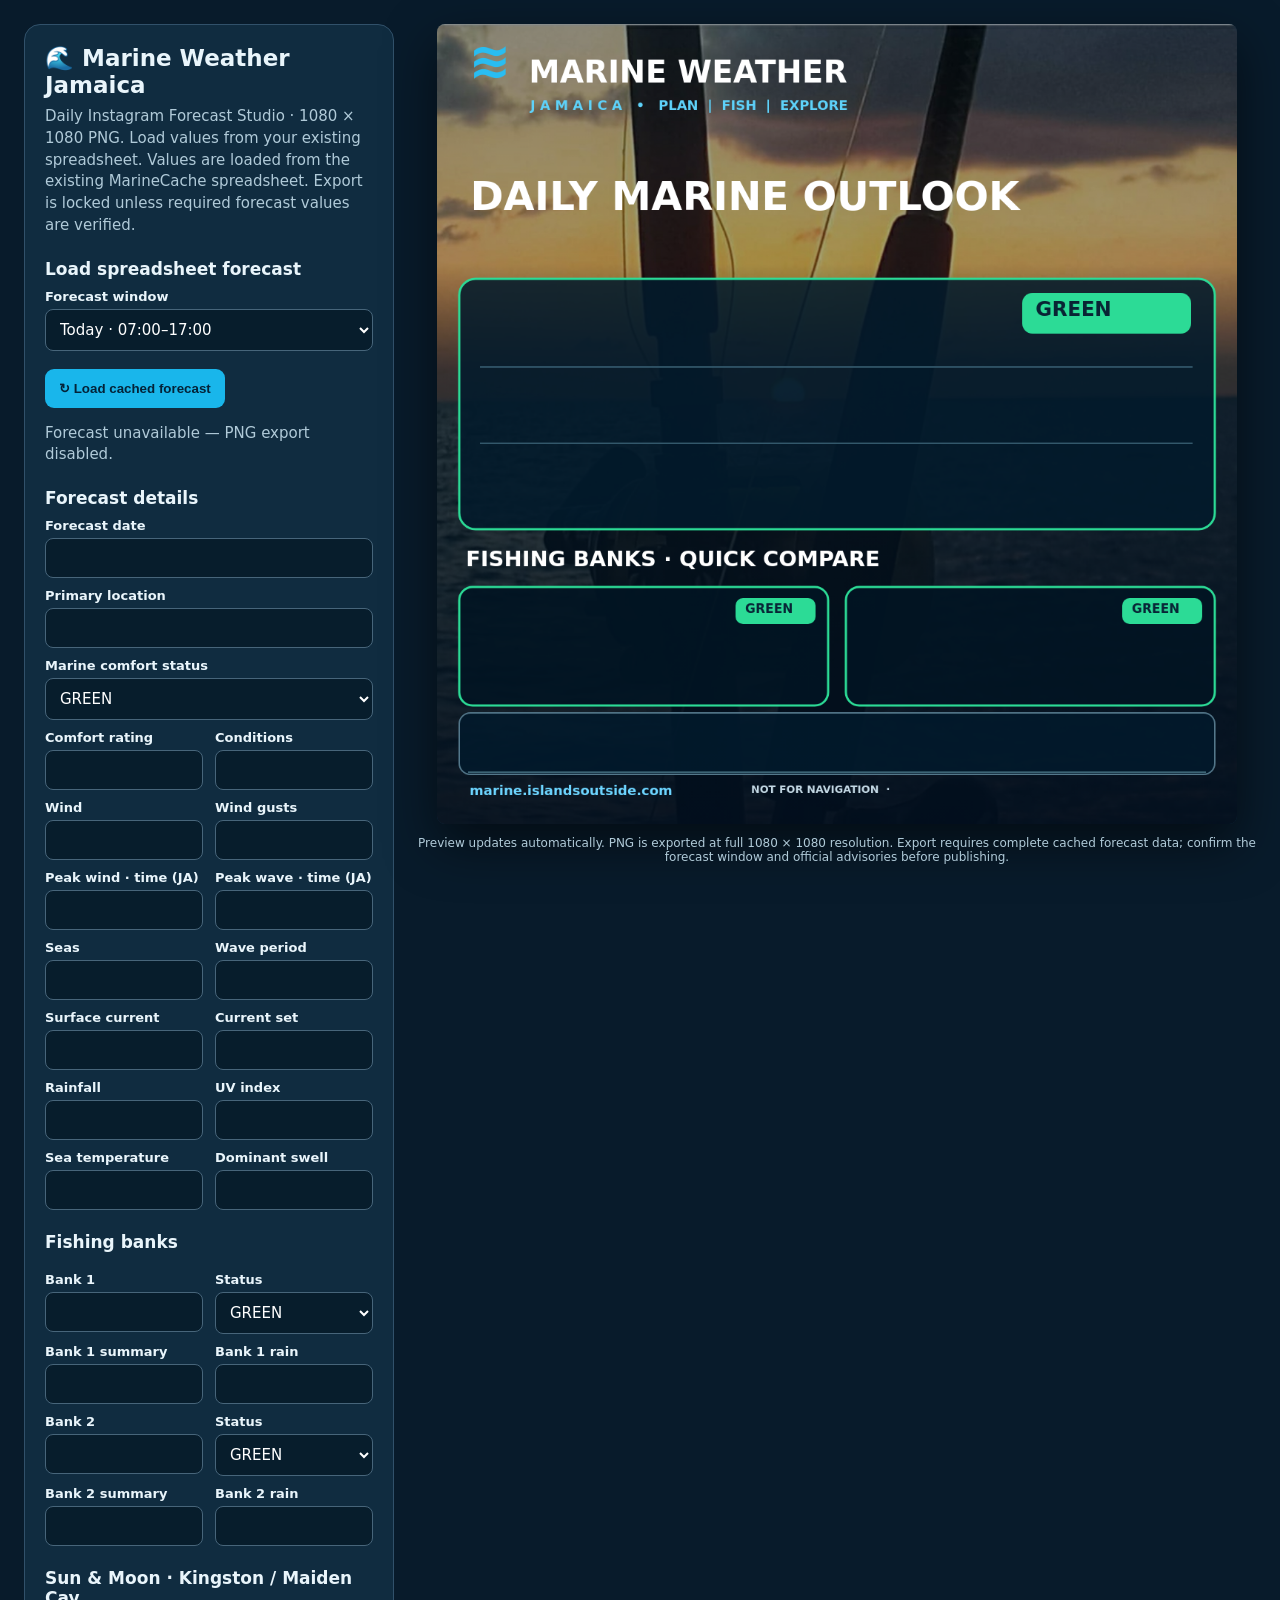
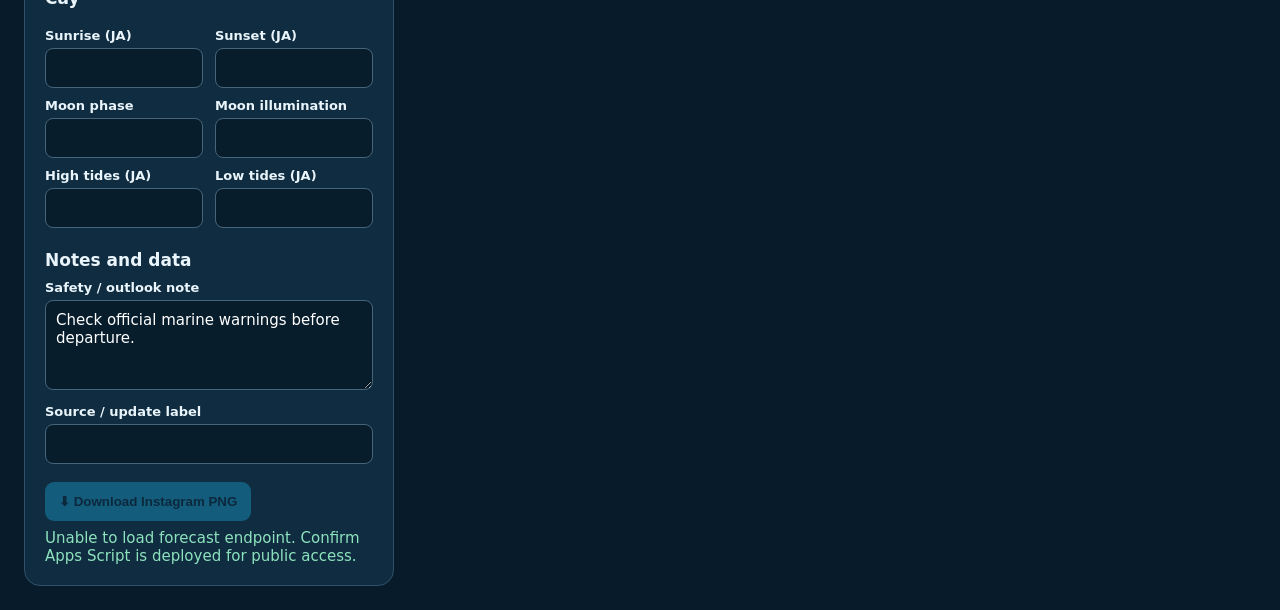
<file: instagram/index.html>
<!doctype html><html lang="en"><head><meta charset="utf-8"><meta name="viewport" content="width=device-width,initial-scale=1"><title>Marine Weather Jamaica · Instagram Studio</title><style>
:root{color-scheme:dark}*{box-sizing:border-box}body{margin:0;background:#081b2b;color:#e9f5fb;font:15px system-ui,Segoe UI,sans-serif}.layout{display:grid;grid-template-columns:minmax(290px,370px) minmax(320px,1fr);gap:24px;max-width:1500px;margin:auto;padding:24px}.panel{background:#102c40;border:1px solid #31516a;border-radius:16px;padding:20px}h1{font-size:23px;margin:0 0 8px}h2{font-size:17px;margin:22px 0 10px}.hint{color:#b0cad8;line-height:1.45}label{display:block;margin:10px 0 5px;font-weight:600;font-size:13px}input,select,textarea{width:100%;padding:10px;background:#071d2c;color:white;border:1px solid #47657a;border-radius:8px;font:inherit}textarea{min-height:90px;resize:vertical}button{cursor:pointer;border:0;border-radius:9px;padding:12px 14px;background:#19b6eb;color:#042338;font-weight:750}button:disabled{opacity:.35;cursor:not-allowed}button.secondary{background:#244c66;color:#e7f6fc}.actions{display:flex;flex-wrap:wrap;gap:9px;margin-top:18px}.grid{display:grid;grid-template-columns:1fr 1fr;gap:0 12px}.preview{position:sticky;top:24px;align-self:start;text-align:center}canvas{display:block;width:100%;max-width:800px;aspect-ratio:1;background:#112c40;border-radius:8px;box-shadow:0 20px 50px #0008;margin:0 auto}.small{font-size:12px;color:#b0cad8;margin-top:12px}.status{min-height:22px;color:#8de2be;margin-top:8px}@media(max-width:850px){.layout{grid-template-columns:1fr}.preview{position:static;order:-1}.panel{padding:16px}}</style></head><body><div class="layout"><section class="panel"><h1>🌊 Marine Weather Jamaica</h1><div class="hint">Daily Instagram Forecast Studio · 1080 × 1080 PNG. Load values from your existing spreadsheet. Values are loaded from the existing MarineCache spreadsheet. Export is locked unless required forecast values are verified.</div>
<h2>Load spreadsheet forecast</h2><label for="forecastDay">Forecast window</label><select id="forecastDay"><option value="tomorrow">Tomorrow · 07:00–17:00</option><option value="today" selected>Today · 07:00–17:00</option></select><div class="actions"><button id="loadForecast">↻ Load cached forecast</button></div><p id="dataFreshness" class="hint">Awaiting forecast data.</p><h2>Forecast details</h2><label for="date">Forecast date</label><input id="date" value=""><label for="location">Primary location</label><input id="location" value=""><label for="status">Marine comfort status</label><select id="status"><option>GREEN</option><option>AMBER</option><option>RED</option></select><div class="grid"><div><label for="comfort">Comfort rating</label><input id="comfort" value=""></div><div><label for="condition">Conditions</label><input id="condition" value=""></div><div><label for="wind">Wind</label><input id="wind" value=""></div><div><label for="gust">Wind gusts</label><input id="gust" value=""></div><div><label for="peakWind">Peak wind · time (JA)</label><input id="peakWind" value=""></div><div><label for="peakWave">Peak wave · time (JA)</label><input id="peakWave" value=""></div><div><label for="seas">Seas</label><input id="seas" value=""></div><div><label for="period">Wave period</label><input id="period" value=""></div><div><label for="current">Surface current</label><input id="current" value=""></div><div><label for="currentDir">Current set</label><input id="currentDir" value=""></div><div><label for="rain">Rainfall</label><input id="rain" value=""></div><div><label for="uv">UV index</label><input id="uv" value=""></div><div><label for="sst">Sea temperature</label><input id="sst" value=""></div><div><label for="swell">Dominant swell</label><input id="swell" value=""></div></div>
<h2>Fishing banks</h2><div class="grid"><div><label for="bank1">Bank 1</label><input id="bank1" value=""></div><div><label for="bank1status">Status</label><select id="bank1status"><option>GREEN</option><option>AMBER</option><option>RED</option></select></div><div><label for="bank1detail">Bank 1 summary</label><input id="bank1detail" value=""></div><div><label for="bank1rain">Bank 1 rain</label><input id="bank1rain" value=""></div><div><label for="bank2">Bank 2</label><input id="bank2" value=""></div><div><label for="bank2status">Status</label><select id="bank2status"><option>GREEN</option><option>AMBER</option><option>RED</option></select></div><div><label for="bank2detail">Bank 2 summary</label><input id="bank2detail" value=""></div><div><label for="bank2rain">Bank 2 rain</label><input id="bank2rain" value=""></div></div>
<h2>Sun & Moon · Kingston / Maiden Cay</h2><div class="grid"><div><label for="sunrise">Sunrise (JA)</label><input id="sunrise" value=""></div><div><label for="sunset">Sunset (JA)</label><input id="sunset" value=""></div></div><div class="grid"><div><label for="moonPhase">Moon phase</label><input id="moonPhase" value=""></div><div><label for="moonIllum">Moon illumination</label><input id="moonIllum" value=""></div><div><label for="highTides">High tides (JA)</label><input id="highTides" value=""></div><div><label for="lowTides">Low tides (JA)</label><input id="lowTides" value=""></div></div><h2>Notes and data</h2><label for="note">Safety / outlook note</label><textarea id="note">Check official marine warnings before departure.</textarea><label for="source">Source / update label</label><input id="source" value=""><div class="actions"><button id="export" disabled title="Load verified forecast first">⬇ Download Instagram PNG</button></div><div id="message" class="status" role="status"></div></section><section class="preview"><canvas id="art" width="1080" height="1080" aria-label="Instagram marine forecast preview"></canvas><p class="small">Preview updates automatically. PNG is exported at full 1080 × 1080 resolution. Export requires complete cached forecast data; confirm the forecast window and official advisories before publishing.</p></section></div><script>
'use strict';const canvas=document.getElementById('art'),ctx=canvas.getContext('2d');const fields=['date','location','status','comfort','condition','wind','gust','peakWind','peakWave','seas','period','current','currentDir','rain','uv','sst','swell','bank1','bank1status','bank1detail','bank1rain','bank2','bank2status','bank2detail','bank2rain','sunrise','sunset','moonPhase','moonIllum','highTides','lowTides','note','source'];const values=()=>Object.fromEntries(fields.map(k=>[k,document.getElementById(k).value]));const bg=new Image();bg.onload=render;bg.onerror=()=>{document.getElementById('message').textContent='Background image missing: keep sunset-background.jpg beside index.html';render()};bg.src='sunset-background.jpg';const colors={GREEN:'#2cdb96',AMBER:'#ffc34e',YELLOW:'#ffc34e',RED:'#ff5b61'};function rr(x,y,w,h,r,fill,stroke,lw=2){ctx.beginPath();ctx.roundRect(x,y,w,h,r);if(fill){ctx.fillStyle=fill;ctx.fill()}if(stroke){ctx.strokeStyle=stroke;ctx.lineWidth=lw;ctx.stroke()}}function txt(s,x,y,size=22,color='#fff',weight=500,maxWidth){ctx.fillStyle=color;ctx.font=`${weight} ${size}px system-ui,Segoe UI,sans-serif`;ctx.textBaseline='top';ctx.fillText(String(s),x,y,maxWidth)}function lines(s,x,y,maxW,size=19,lh=27,color='#fff',weight=500,maxLines=3){ctx.font=`${weight} ${size}px system-ui,sans-serif`;let words=String(s).split(/\s+/),line='',rows=[];for(let word of words){let test=line?line+' '+word:word;if(ctx.measureText(test).width>maxW&&line){rows.push(line);line=word}else line=test}if(line)rows.push(line);rows.slice(0,maxLines).forEach((v,i)=>txt(v,x,y+i*lh,size,color,weight,maxW))}function chip(label,x,y,w,c){rr(x,y,w,55,14,c);txt(label,x+18,y+10,27,'#092434',800,w-36)}function present(v){const s=String(v??'').trim();return s&&!/^(unavailable|n\/a|undefined|null|—|-)$/i.test(s)}function metric(label,value,x,y,w){if(!present(value))return;txt(label,x,y,17,'#b2d9ed',600,w);txt(value,x,y+27,29,'#fff',800,w)}function render(){let d=values();ctx.clearRect(0,0,1080,1080);if(bg.complete&&bg.naturalWidth){let scale=Math.max(1080/bg.width,1080/bg.height),w=bg.width*scale,h=bg.height*scale;ctx.drawImage(bg,(1080-w)/2,(1080-h)/2,w,h)}else{ctx.fillStyle='#123950';ctx.fillRect(0,0,1080,1080)}let shade=ctx.createLinearGradient(0,0,0,1080);shade.addColorStop(0,'rgba(3,20,33,.45)');shade.addColorStop(.30,'rgba(3,20,33,.35)');shade.addColorStop(.43,'rgba(3,20,33,.72)');shade.addColorStop(1,'rgba(2,15,30,.95)');ctx.fillStyle=shade;ctx.fillRect(0,0,1080,1080);
txt('≋',43,21,68,'#29bdf1',900);txt('MARINE WEATHER',124,47,42,'#fff',850);txt('J A M A I C A   •   PLAN  |  FISH  |  EXPLORE',126,102,18,'#5ed2fa',750);txt('DAILY MARINE OUTLOOK',45,210,54,'#fff',900);txt(d.date,48,277,27,'#f4e8cb',650,900);const sun=[present(d.sunrise)?'☀ SUNRISE  '+d.sunrise:'',present(d.sunset)?'☼ SUNSET  '+d.sunset:''].filter(Boolean).join('    ');if(sun)txt(sun,48,316,20,'#fff0c5',750,950);
rr(30,344,1020,338,22,'rgba(2,26,44,.86)',colors[d.status]||colors.AMBER,3);txt(d.location,58,364,37,'#fff',800,680);chip(d.status+'  '+d.comfort,790,363,228,colors[d.status]||colors.AMBER);txt(d.condition,60,418,22,'#d1eafa',600);ctx.strokeStyle='#33586b';ctx.lineWidth=2;ctx.beginPath();ctx.moveTo(58,463);ctx.lineTo(1020,463);ctx.stroke();let mx=[62,319,578,831];metric('WIND / GUSTS',[d.wind,d.gust].filter(present).join(' / '),mx[0],483,235);if(present(d.peakWind))txt('Peak wind: '+d.peakWind,mx[0],543,14,'#a6d8ee',650,235);metric('SEAS',d.seas,mx[1],483,225);if(present(d.peakWave))txt('Peak wave: '+d.peakWave,mx[1],543,14,'#a6d8ee',650,230);metric('WAVE PERIOD',d.period,mx[2],483,230);metric('CURRENT',[d.current,d.currentDir].filter(present).join(' '),mx[3],483,195);ctx.beginPath();ctx.moveTo(58,566);ctx.lineTo(1020,566);ctx.stroke();metric('RAINFALL',d.rain,62,587,225);metric('UV INDEX',d.uv,319,587,230);metric('SEA TEMPERATURE',d.sst,578,587,235);metric('DOMINANT SWELL',d.swell,831,587,195);
txt('FISHING BANKS · QUICK COMPARE',39,710,29,'#fff',850);function bank(x,name,status,detail,rain){let color=colors[status]||colors.AMBER;rr(x,760,498,160,18,'rgba(2,20,35,.9)',color,3);txt(name,x+17,776,23,'#fff',800,340);rr(x+373,775,108,35,10,color);txt(status,x+386,782,17,'#082536',850,90);txt(detail,x+17,830,23,'#d4edfb',650,465);txt(rain,x+17,867,19,'#d4edfb',550,465)}bank(30,d.bank1,d.bank1status,d.bank1detail,d.bank1rain);bank(552,d.bank2,d.bank2status,d.bank2detail,d.bank2rain);
rr(30,930,1020,83,15,'rgba(2,26,44,.88)','#54788b',2);if(present(d.moonPhase)||present(d.moonIllum)){txt('☾  MOON',45,939,17,'#9cdaff',750);txt([d.moonPhase,d.moonIllum].filter(present).join(' · '),45,962,21,'#fff',750,330)}if(present(d.highTides)){txt('HIGH TIDE',410,939,17,'#9cdaff',750);txt(d.highTides,410,962,20,'#fff',700,305)}if(present(d.lowTides)){txt('LOW TIDE',748,939,17,'#9cdaff',750);txt(d.lowTides,748,962,20,'#fff',700,275)}ctx.strokeStyle='#3d6576';ctx.beginPath();ctx.moveTo(42,1010);ctx.lineTo(1038,1010);ctx.stroke();txt('marine.islandsoutside.com',44,1027,18,'#6dd5ff',750);txt('NOT FOR NAVIGATION  ·  '+d.source,424,1027,14,'#c3d8e4',550,610)}fields.forEach(k=>document.getElementById(k).addEventListener('input',()=>{document.getElementById('export').disabled=true;document.getElementById('message').textContent='Forecast edited. Reload cached forecast before export.';render()}));document.getElementById('export').onclick=()=>{render();canvas.toBlob(blob=>{if(!blob){document.getElementById('message').textContent='PNG export failed';return}const a=document.createElement('a');const u=URL.createObjectURL(blob);a.href=u;a.download='marine-weather-jamaica-'+new Date().toISOString().slice(0,10)+'.png';a.click();setTimeout(()=>URL.revokeObjectURL(u),2000);document.getElementById('message').textContent='PNG exported successfully.'},'image/png')};render();
const FORECAST_ENDPOINT = 'https://script.google.com/macros/s/AKfycbzwP_tF1SeJIBgB7HxTRBi374NiF0tQXGcSBFUk7EPPu1rSAepDsALW-iHeny6yo1Y/exec';

// Local NOAA Solar Calculator-style fallback for deployments that omit solar fields.
// Forecast date, Kingston/Maiden Cay coordinates, standard 90.833-degree zenith.
function marineSolarTimes(dayIso, lat=17.9085229, lon=-76.8103697) {
  const midnight=Date.parse(dayIso+'T00:00:00Z');
  if(!Number.isFinite(midnight)) return {sunrise:'',sunset:''};
  const DEG=Math.PI/180, jd=midnight/86400000+2440587.5;
  const norm=x=>((x%360)+360)%360;
  function position(t){
    const L=norm(280.46646+t*(36000.76983+0.0003032*t));
    const M=norm(357.52911+t*(35999.05029-0.0001537*t));
    const e=0.016708634-t*(0.000042037+0.0000001267*t);
    const C=(1.914602-t*(0.004817+0.000014*t))*Math.sin(M*DEG)
      +(0.019993-0.000101*t)*Math.sin(2*M*DEG)+0.000289*Math.sin(3*M*DEG);
    const omega=125.04-1934.136*t;
    const lambda=L+C-0.00569-0.00478*Math.sin(omega*DEG);
    const epsilon0=23+(26+(21.448-t*(46.815+t*(0.00059-t*0.001813)))/60)/60;
    const epsilon=epsilon0+0.00256*Math.cos(omega*DEG);
    const decl=Math.asin(Math.sin(epsilon*DEG)*Math.sin(lambda*DEG));
    const y=Math.tan(epsilon*DEG/2)**2;
    const eq=4/DEG*(y*Math.sin(2*L*DEG)-2*e*Math.sin(M*DEG)
      +4*e*y*Math.sin(M*DEG)*Math.cos(2*L*DEG)
      -0.5*y*y*Math.sin(4*L*DEG)-1.25*e*e*Math.sin(2*M*DEG));
    return {decl,eq};
  }
  function event(rise){
    let minutes=rise?660:1320;
    for(let i=0;i<8;i++){
      const {decl,eq}=position((jd+minutes/1440-2451545)/36525);
      const cosH=(Math.cos(90.833*DEG)-Math.sin(lat*DEG)*Math.sin(decl))
        /(Math.cos(lat*DEG)*Math.cos(decl));
      if(cosH < -1 || cosH > 1) return '';
      const H=Math.acos(Math.max(-1,Math.min(1,cosH)))/DEG;
      const next=720-4*(lon+(rise?H:-H))-eq;
      if(Math.abs(next-minutes)<0.0001){minutes=next;break;}
      minutes=next;
    }
    return new Intl.DateTimeFormat('en-US',{timeZone:'America/Jamaica',hour:'numeric',minute:'2-digit',hour12:true})
      .format(new Date(midnight+Math.round(minutes)*60000));
  }
  return {sunrise:event(true),sunset:event(false)};
}

let loadSerial = 0;
function loadCachedForecast(){
  const serial=++loadSerial;
  const btn=document.getElementById('loadForecast');
  const exportBtn=document.getElementById('export');
  const message=document.getElementById('message');
  const freshness=document.getElementById('dataFreshness');
  btn.disabled=true;exportBtn.disabled=true;window.__marinePosterReady=false;message.textContent='Loading cached spreadsheet forecast…';
  const callback='mwInstagramCallback_'+Date.now()+'_'+serial;
  const script=document.createElement('script');
  let done=false;
  const timeout=setTimeout(()=>finish('Timed out contacting forecast service.'),60000);
  function finish(err,payload){
    if(done)return;done=true;clearTimeout(timeout);window[callback]=()=>{};script.remove();btn.disabled=false;
    if(err){message.textContent=err;freshness.textContent='Forecast unavailable — PNG export disabled.';return;}
    if(!payload||!payload.ok){message.textContent=payload?.message||'Forecast data unavailable';freshness.textContent='PNG export disabled.';return;}
    const d=payload.poster||{};
    for(const k of fields){const el=document.getElementById(k);if(!el)continue;if(Object.prototype.hasOwnProperty.call(d,k))el.value=present(d[k])?String(d[k]):'';else if(el.tagName!=='SELECT')el.value='';}
    // The forecast endpoint may still be running an older deployed Apps Script.
    // Calculate missing solar fields locally so both PNGs always show times.
    const solar=marineSolarTimes(payload.day);
    for(const key of ['sunrise','sunset']){
      const raw=String(d[key]??'').trim();
      if(!raw || raw==='—' || raw==='Unavailable') document.getElementById(key).value=present(solar[key])?solar[key]:'';
    }
    const missing=Array.isArray(payload.missing)?payload.missing:[];
    const stale=payload.stale===true;
    const safe=missing.length===0&&!stale&&payload.ready===true;window.__marinePosterReady=safe;window.__marinePosterDay=payload.day;
    freshness.textContent=`Forecast: ${payload.day} · 07:00–17:00 Jamaica time · Latest spreadsheet update: ${payload.lastUpdated||'unknown'} · ${payload.rowCounts||''}`;
    exportBtn.disabled=!safe;
    message.textContent=safe?'Cached forecast loaded. Review the graphic, then download PNG.':(stale?'Forecast data is delayed. ':'')+(missing.length?'Missing: '+missing.join(', '):'Forecast incomplete')+' — PNG export disabled.';
    render();
  }
  window[callback]=(data)=>{if(serial===loadSerial)finish(null,data)};
  script.onerror=()=>finish('Unable to load forecast endpoint. Confirm Apps Script is deployed for public access.');
  script.src=FORECAST_ENDPOINT+'?action=instagramData&day='+encodeURIComponent(document.getElementById('forecastDay').value)+'&callback='+encodeURIComponent(callback);
  document.head.appendChild(script);
}
document.getElementById('loadForecast').addEventListener('click',loadCachedForecast);
document.getElementById('forecastDay').addEventListener('change',()=>{document.getElementById('export').disabled=true;loadCachedForecast()});
window.addEventListener('load',loadCachedForecast);
</script></body></html>
</file>
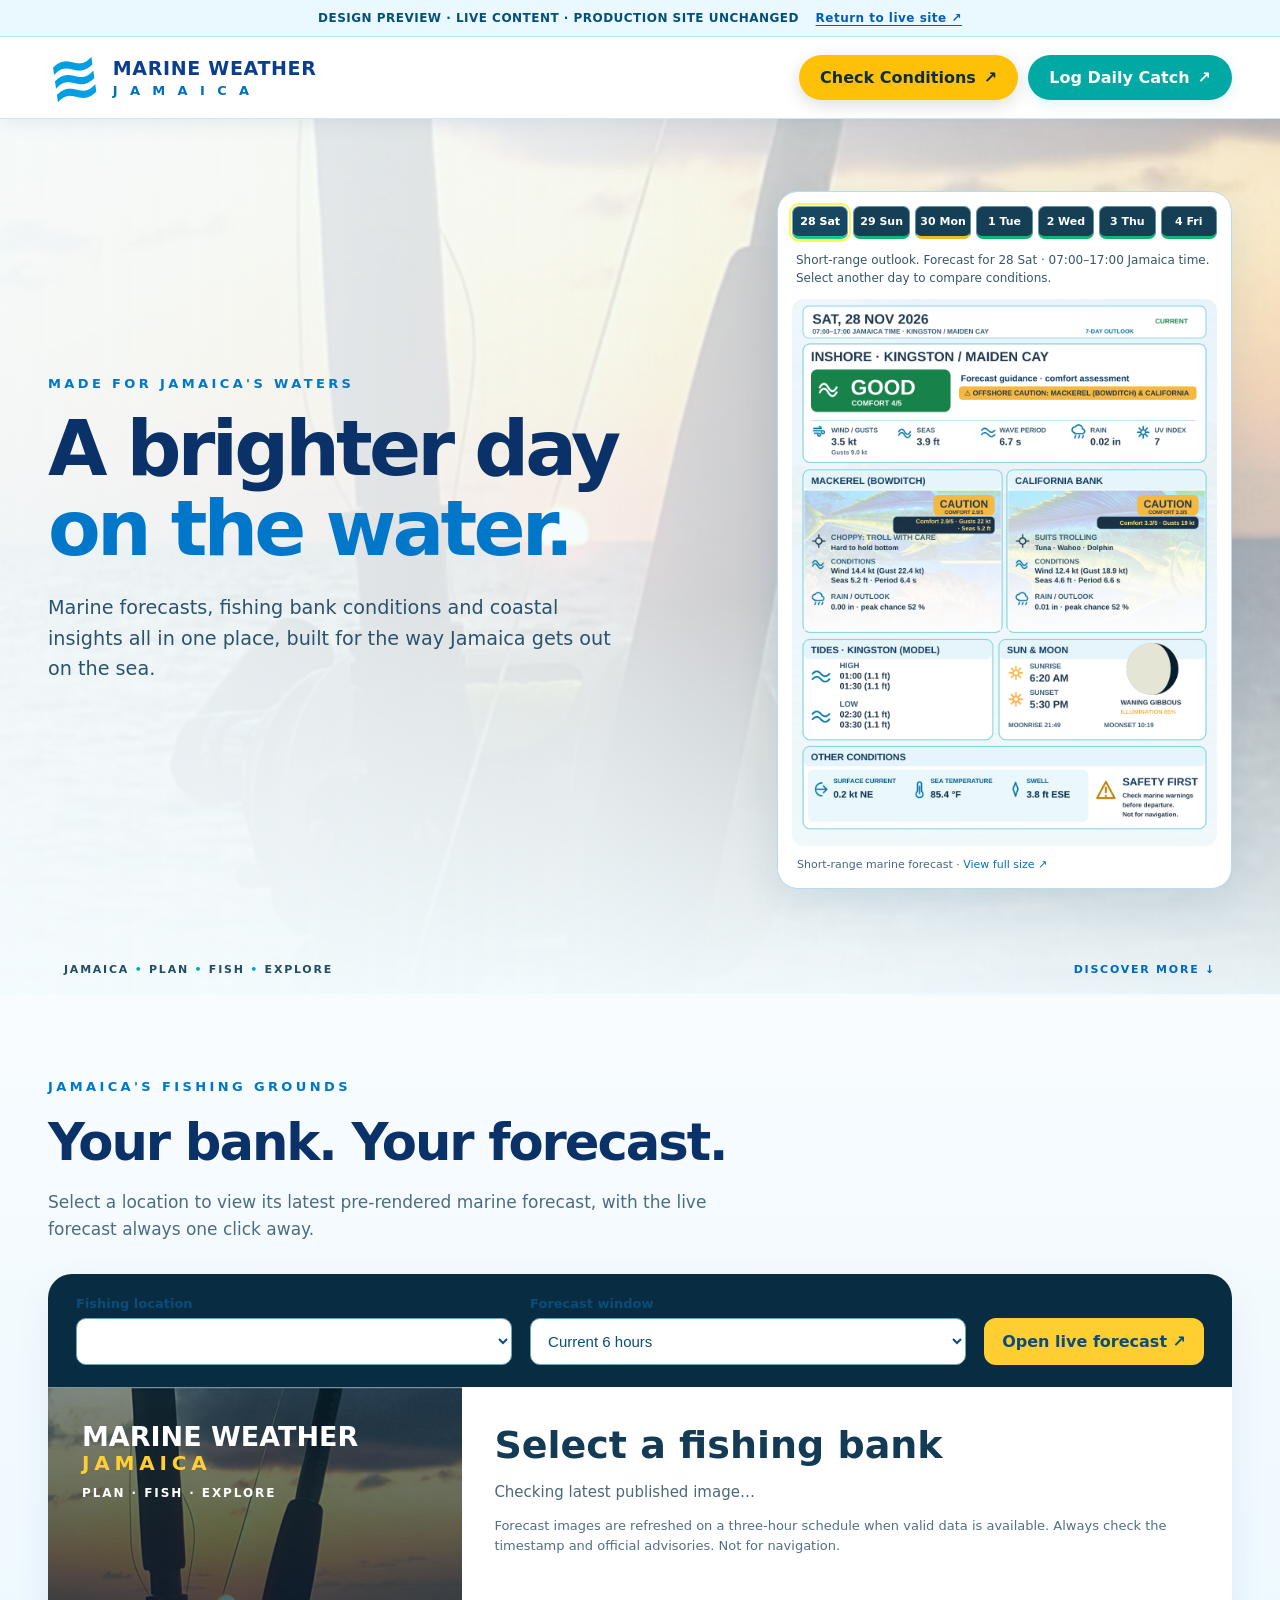
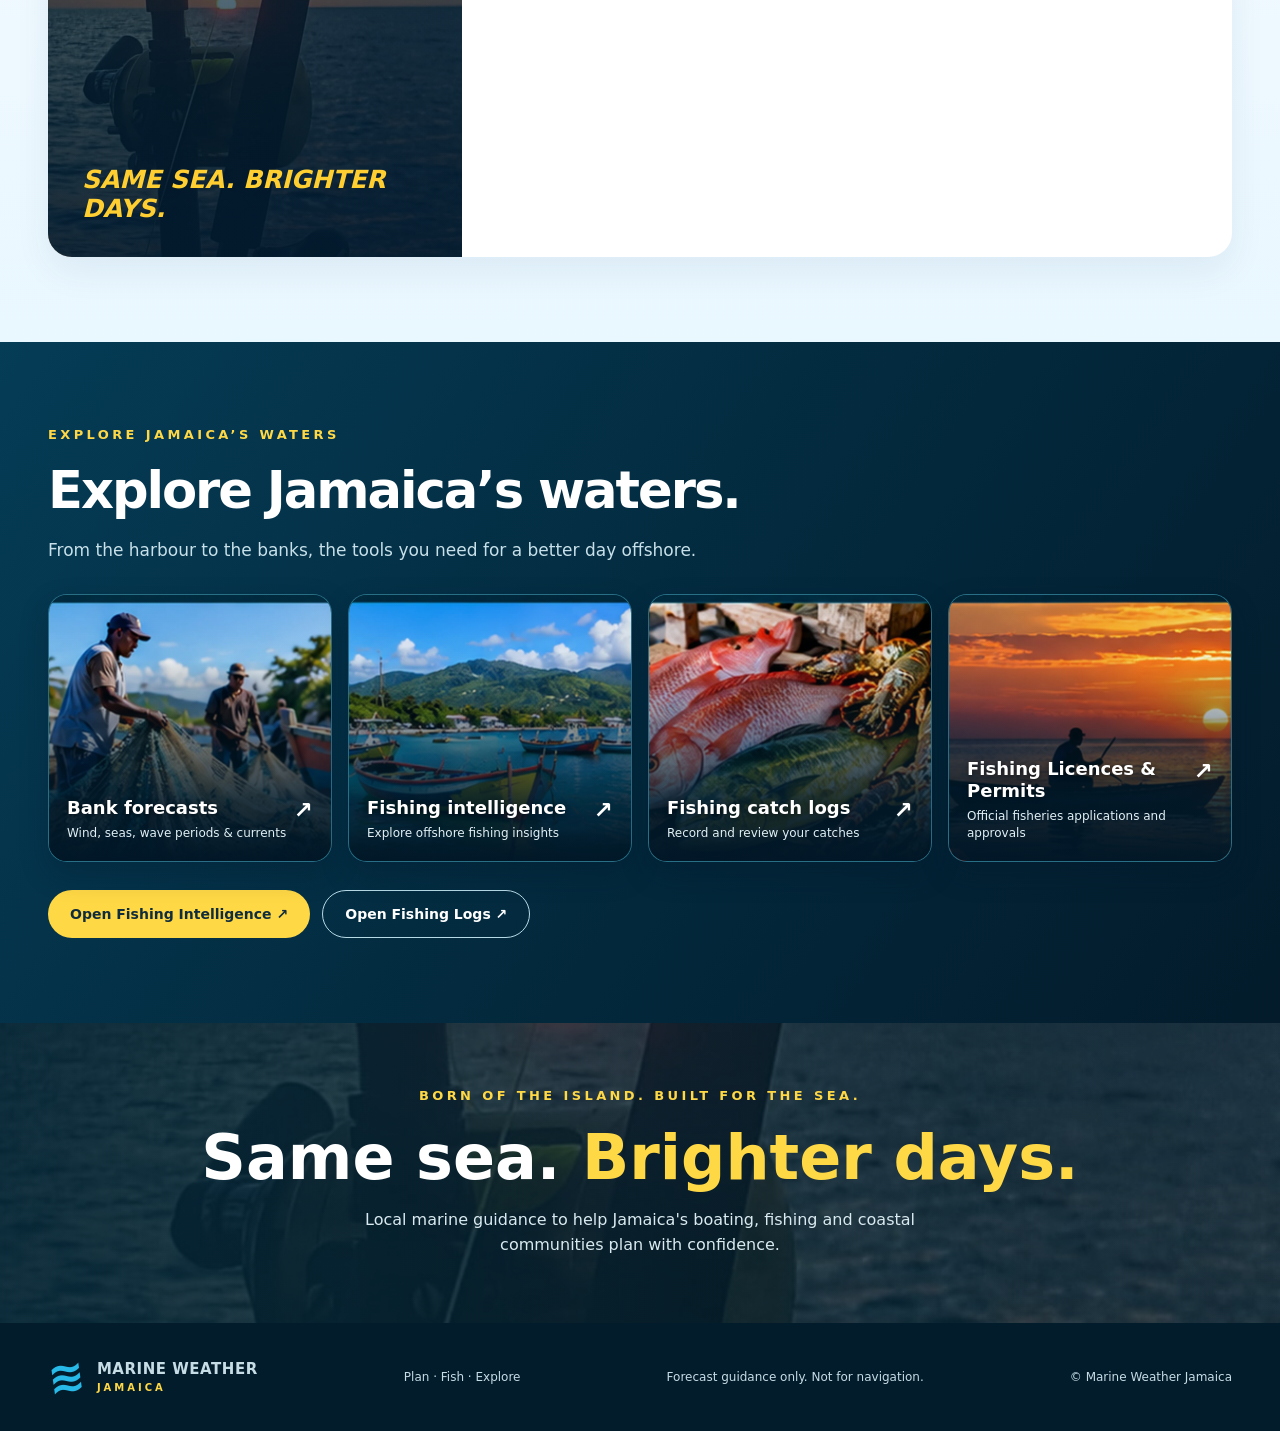
<file: preview/index.html>
<!doctype html>
<html lang="en"><head><base href="/"><meta charset="utf-8"><meta name="viewport" content="width=device-width,initial-scale=1"><meta name="theme-color" content="#f3f8f9"><meta name="description" content="Jamaica marine weather, fishing banks, currents and coastal forecasts — plan safer days on the water."><title>Marine Weather Jamaica | Light Theme Preview</title><link rel="stylesheet" href="assets/landing.css?v=7.9.3"><link rel="stylesheet" href="/assets/pwa.css?v=6.1"><link rel="manifest" href="/manifest.webmanifest"><link rel="icon" type="image/png" sizes="192x192" href="/icons/icon-192.png"><link rel="apple-touch-icon" href="/icons/icon-192.png"><meta name="apple-mobile-web-app-capable" content="yes"><meta name="apple-mobile-web-app-status-bar-style" content="black-translucent"><style>.site-header .header-actions{display:flex;align-items:center;gap:10px;margin-left:auto;flex-wrap:wrap;justify-content:flex-end}.site-header .header-actions .check-conditions-cta{margin-left:0}.site-header .header-actions .catch-log-cta{display:inline-flex;align-items:center;justify-content:center;gap:8px;background:var(--yellow,#ffd846);color:#102d3d;box-shadow:0 5px 18px #0002}.site-header .header-actions .catch-log-cta:hover{background:#ffe475}@media(max-width:520px){.site-header .header-actions{width:100%;justify-content:center;gap:8px}.site-header .header-actions .nav-cta{font-size:11px;padding:10px 12px}}</style><link rel="stylesheet" href="assets/seven-day-nav.css?v=3"><link rel="stylesheet" href="/preview/light-theme.css?v=1"></head>
<body><div class="theme-preview-banner" role="status">DESIGN PREVIEW · LIVE CONTENT · PRODUCTION SITE UNCHANGED <a href="/">Return to live site ↗</a></div>
<header class="site-header"><a href="#home" class="brand" aria-label="Marine Weather Jamaica home"><span class="brand-wave" aria-hidden="true">≋</span><span><strong>MARINE WEATHER</strong><small>J A M A I C A</small></span></a><nav class="header-actions" aria-label="Quick actions"><a class="nav-cta check-conditions-cta" href="#bank-snapshots">Check Conditions <span aria-hidden="true">↗</span></a><a class="nav-cta catch-log-cta" href="https://fishing-logs.andrewcheeky.com/" target="_blank" rel="noopener noreferrer">Log Daily Catch <span aria-hidden="true">↗</span></a></nav></header>
<div id="pwa-offline-notice" class="pwa-offline-notice" role="status" hidden>Offline: showing previously saved content where available; forecast information may be outdated, so verify current conditions and official marine advisories before going offshore.</div>
<main id="home">
<section class="hero" aria-labelledby="hero-title"><div class="hero-overlay"></div><div class="hero-content"><div class="hero-copy"><p class="eyebrow">MADE FOR JAMAICA'S WATERS</p><h1 id="hero-title">A brighter day <em>on the water.</em></h1><p class="lead">Marine forecasts, fishing bank conditions and coastal insights all in one place, built for the way Jamaica gets out on the sea.</p></div><div class="poster-panel" id="today-outlook"><div class="seven-day-select" id="seven-day-select" aria-label="Select marine forecast day"></div><p id="seven-day-explanation" class="seven-day-explanation">Select a forecast day to view the marine outlook for Kingston / Maiden Cay, Mackerel (Bowditch) and California Bank. Days 4–7 are extended forecasts with greater uncertainty.</p><img id="daily-poster" src="instagram/generated/today.png" alt="Latest published daily Marine Weather Jamaica forecast for Kingston and Maiden Cay, including fishing banks" loading="eager" fetchpriority="high"><div id="poster-fallback" hidden class="poster-fallback">Today's forecast image is not available yet. Use the forecast tools below for current guidance.</div><p class="poster-caption">Latest published forecast image · <a href="instagram/generated/today.png" target="_blank" rel="noopener">View full size ↗</a></p></div></div><div class="hero-bottom"><span>JAMAICA <b>•</b> PLAN <b>•</b> FISH <b>•</b> EXPLORE</span><a href="#explore">DISCOVER MORE ↓</a></div></section>
<section class="bank-snapshots section" id="bank-snapshots" aria-labelledby="banks-title"><div class="section-intro"><p class="eyebrow teal">JAMAICA'S FISHING GROUNDS</p><h2 id="banks-title">Your bank. Your forecast.</h2><p>Select a location to view its latest pre-rendered marine forecast, with the live forecast always one click away.</p></div><div class="bank-snapshot-shell"><div class="bank-toolbar"><label for="bank-select">Fishing location<select id="bank-select" aria-label="Select fishing location"></select></label><label for="bank-period">Forecast window<select id="bank-period"><option value="current" selected>Current 6 hours</option><option value="tomorrow">Tomorrow · 07:00–17:00</option></select></label><a id="bank-live" class="bank-live" target="_blank" rel="noopener noreferrer">Open live forecast ↗</a></div><div class="bank-display"><div class="bank-photo"><div class="bank-photo-label">MARINE WEATHER <b>JAMAICA</b><span>PLAN · FISH · EXPLORE</span></div><div class="bank-photo-tag">SAME SEA. BRIGHTER DAYS.</div></div><div class="bank-content"><h3 id="bank-title">Select a fishing bank</h3><p id="bank-image-state" role="status" aria-live="polite">Checking latest published image…</p><a id="bank-image-link" href="#bank-hourly-dialog" aria-label="Expand forecast and view hourly conditions" hidden><img id="bank-image" alt="Published fishing bank marine forecast" loading="lazy"></a><p class="bank-note">Forecast images are refreshed on a three-hour schedule when valid data is available. Always check the timestamp and official advisories. Not for navigation.</p></div></div></div></section>
<div id="marine-shared-footer"></div>
</main>
<div id="marine-alert-modal" class="alert-backdrop" hidden role="presentation"><section id="marine-alert-card" class="alert-card" role="alertdialog" aria-modal="true" aria-labelledby="marine-alert-title" aria-describedby="marine-alert-message"><h2 id="marine-alert-title">⚠ Marine Alert in Effect</h2><p id="marine-alert-message"></p><p class="alert-meta" id="marine-alert-issued"></p><div class="alert-actions"><button type="button" id="marine-alert-ack">I Acknowledge</button><a href="https://metservice.gov.jm/" target="_blank" rel="noopener noreferrer">Check official advisories ↗</a></div></section></div>
<dialog id="bank-hourly-dialog" class="bank-hourly-dialog" aria-labelledby="bank-hourly-heading"><div class="bank-hourly-head"><h2 id="bank-hourly-heading">Hourly marine forecast</h2><button id="bank-hourly-close" type="button" aria-label="Close expanded forecast">✕ Close</button></div><div class="bank-hourly-layout"><div><img id="bank-hourly-image" alt="Expanded fishing bank forecast"></div><div class="bank-hourly-data"><p id="bank-hourly-meta" role="status">Loading cached hourly forecast…</p><div class="bank-hourly-scroll"><table><thead><tr><th>Time</th><th>Wind kt</th><th>Gust kt</th><th>Seas ft</th><th>Period s</th><th>Current kt</th><th>Rain %</th></tr></thead><tbody id="bank-hourly-rows"></tbody></table></div><p class="bank-hourly-note">Times are Jamaica time · Published hourly snapshot · Forecast guidance only; verify official marine advisories · Not for navigation.</p></div></div></dialog>
<div id="live-forecast-modal" class="live-forecast-modal" hidden role="dialog" aria-modal="true" aria-label="Live fishing bank forecast"><div class="live-forecast-panel"><div class="live-forecast-top"><strong id="live-forecast-title">Live marine forecast</strong><button id="live-forecast-close" type="button" aria-label="Close live forecast">×</button></div><div class="live-forecast-stage"><div id="live-forecast-loading" class="live-forecast-loading" role="status" aria-live="polite"><span class="live-forecast-spinner" aria-hidden="true"></span><strong>Loading live forecast…</strong><span>Please wait while your marine outlook opens.</span></div><iframe id="live-forecast-frame" title="Live fishing bank forecast" loading="eager" referrerpolicy="strict-origin-when-cross-origin"></iframe></div></div></div>
<script src="assets/landing.js?v=7day-nav-restore-3" defer></script><script src="assets/shared-footer.js" defer></script><script src="assets/banks.js?v=7.9.5" defer></script><script src="assets/marine-alert.js" defer></script></body></html>
</file>
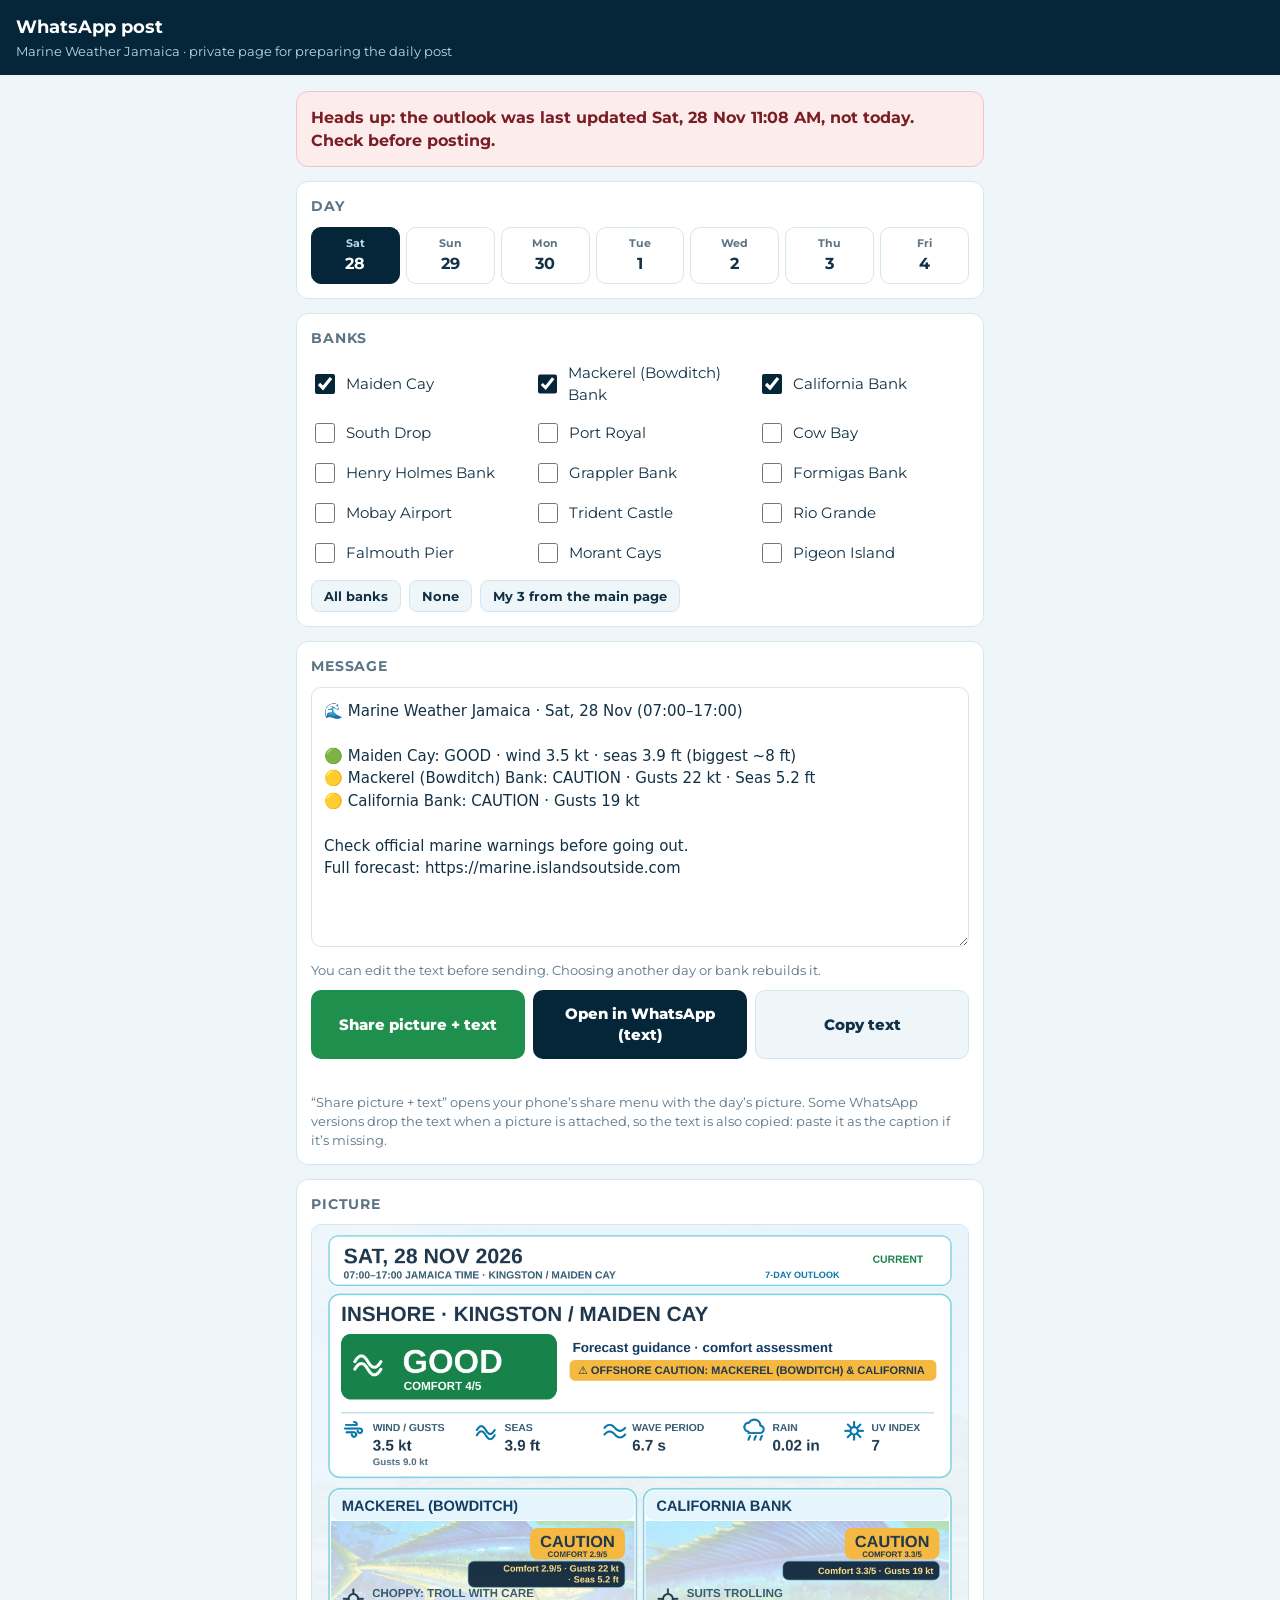
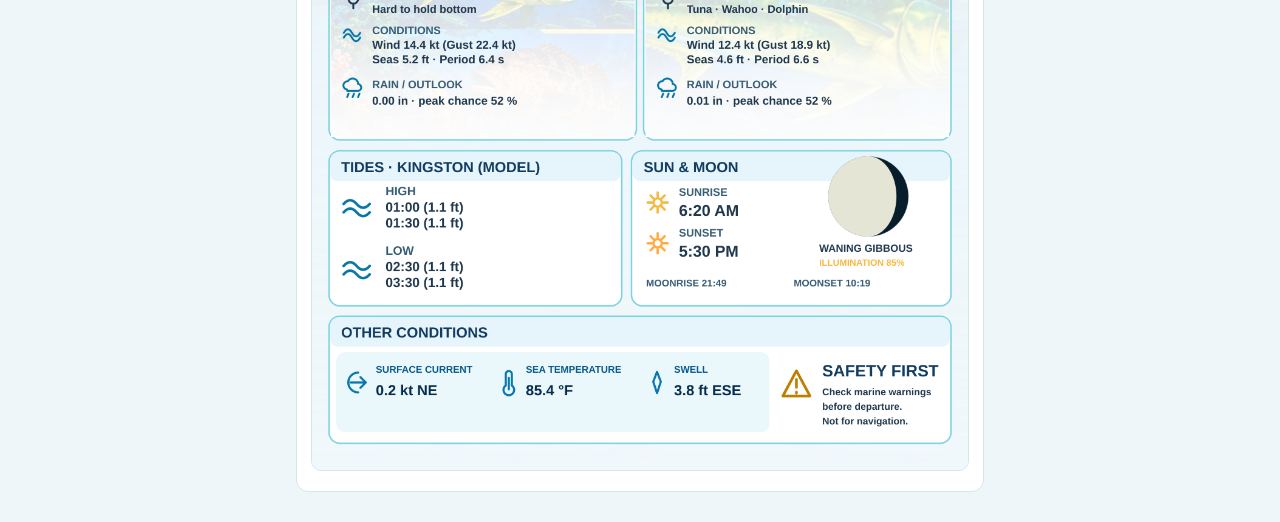
<file: WA/index.html>
<!doctype html>
<html lang="en">
<head>
<meta charset="utf-8">
<meta name="viewport" content="width=device-width,initial-scale=1">
<meta name="robots" content="noindex,nofollow">
<title>WhatsApp post · Marine Weather Jamaica</title>
<link rel="icon" type="image/png" href="../icons/icon-192.png">
<style>
@font-face{font-family:"Montserrat";src:url("../assets/fonts/montserrat-latin.woff") format("woff");font-weight:100 900;font-display:swap}
:root{--ink:#123145;--muted:#5b7486;--line:#d5e6ee;--bg:#eef6f9;--navy:#052638;--wa:#1f8f4e;--green:#17834a;--amber:#b7791f;--red:#c83c45}
*{box-sizing:border-box}
body{margin:0;background:var(--bg);color:var(--ink);font-family:"Montserrat",system-ui,-apple-system,"Segoe UI",sans-serif;line-height:1.45}
header{background:var(--navy);color:#fff;padding:14px 16px}
header h1{margin:0;font-size:18px}
header p{margin:2px 0 0;font-size:13px;color:#bcd6e2}
main{max-width:720px;margin:0 auto;padding:16px}
section{background:#fff;border:1px solid var(--line);border-radius:12px;padding:14px;margin-bottom:14px}
h2{margin:0 0 10px;font-size:14px;text-transform:uppercase;letter-spacing:.06em;color:var(--muted)}
.days{display:grid;grid-template-columns:repeat(7,minmax(0,1fr));gap:6px}
.days button{border:1px solid var(--line);background:#fff;border-radius:10px;padding:8px 0;font:inherit;font-weight:700;color:var(--ink);cursor:pointer}
.days button small{display:block;font-size:11px;color:var(--muted);font-weight:700}
.days button[aria-pressed="true"]{background:var(--navy);border-color:var(--navy);color:#fff}
.days button[aria-pressed="true"] small{color:#bcd6e2}
.banks{display:grid;grid-template-columns:repeat(auto-fill,minmax(200px,1fr));gap:6px 12px}
.banks label{display:flex;gap:8px;align-items:center;font-size:15px;padding:4px 0;cursor:pointer}
.banks input{width:20px;height:20px;accent-color:var(--navy)}
.row{display:flex;gap:8px;flex-wrap:wrap;margin-top:10px}
.small-btn{border:1px solid var(--line);background:var(--bg);border-radius:8px;padding:6px 12px;font:inherit;font-size:13px;font-weight:700;color:var(--ink);cursor:pointer}
textarea{width:100%;min-height:260px;border:1px solid var(--line);border-radius:10px;padding:12px;font:15px/1.5 system-ui,-apple-system,"Segoe UI",sans-serif;color:var(--ink);resize:vertical}
.actions{display:grid;grid-template-columns:repeat(auto-fit,minmax(180px,1fr));gap:8px;margin-top:10px}
.btn{border:0;border-radius:10px;padding:13px 14px;font:inherit;font-weight:800;font-size:15px;cursor:pointer;text-align:center;text-decoration:none}
.btn-wa{background:var(--wa);color:#fff}
.btn-dark{background:var(--navy);color:#fff}
.btn-light{background:var(--bg);color:var(--ink);border:1px solid var(--line)}
.note{font-size:13px;color:var(--muted);margin:8px 0 0}
.status{font-size:13px;font-weight:700;min-height:1.4em;margin:8px 0 0}
.preview img{width:100%;height:auto;border-radius:10px;border:1px solid var(--line)}
.warn{background:#fdecec;border-color:#f3c2c5;color:#7a1d24;font-weight:700}
</style>
</head>
<body>
<header>
  <h1>WhatsApp post</h1>
  <p>Marine Weather Jamaica · private page for preparing the daily post</p>
</header>
<main>
  <section id="problem" class="warn" hidden></section>
  <section>
    <h2>Day</h2>
    <div class="days" id="days" role="group" aria-label="Choose a day"></div>
  </section>
  <section>
    <h2>Banks</h2>
    <div class="banks" id="banks"></div>
    <div class="row">
      <button type="button" class="small-btn" id="all">All banks</button>
      <button type="button" class="small-btn" id="none">None</button>
      <button type="button" class="small-btn" id="mine">My 3 from the main page</button>
    </div>
  </section>
  <section>
    <h2>Message</h2>
    <textarea id="msg" aria-label="Message text" spellcheck="false"></textarea>
    <p class="note">You can edit the text before sending. Choosing another day or bank rebuilds it.</p>
    <div class="actions">
      <button type="button" class="btn btn-wa" id="share">Share picture + text</button>
      <a class="btn btn-dark" id="wa" href="#" target="_blank" rel="noopener">Open in WhatsApp (text)</a>
      <button type="button" class="btn btn-light" id="copy">Copy text</button>
    </div>
    <p class="status" id="status" role="status"></p>
    <p class="note">“Share picture + text” opens your phone’s share menu with the day’s picture. Some WhatsApp versions drop the text when a picture is attached, so the text is also copied: paste it as the caption if it’s missing.</p>
  </section>
  <section class="preview">
    <h2>Picture</h2>
    <img id="pic" alt="Forecast picture for the chosen day">
  </section>
</main>
<script src="../assets/mw-common.js?v=9.2.0"></script>
<script>
(()=>{'use strict';
const M=window.MW;
const SITE='https://marine.islandsoutside.com';
const ALERT_ENDPOINT='https://script.google.com/macros/s/AKfycbzwP_tF1SeJIBgB7HxTRBi374NiF0tQXGcSBFUk7EPPu1rSAepDsALW-iHeny6yo1Y/exec';
const BASE='../instagram/generated/';
const KEY='mw.waBanks.v1',OUTLOOK_KEY='mw.outlookBanks.v1',DEFAULT=['maiden','bowditch','california'];
const $=id=>document.getElementById(id);
const ICON={GREEN:'🟢',AMBER:'🟡',RED:'🔴'};
const ok=v=>v!==null&&v!==undefined&&String(v).trim()!==''&&!/^(—|-|n\/a|unavailable)\b/i.test(String(v).trim());
let banks=[],days=[],loaded=[],current=0,chosen=[];

const load=k=>{try{const v=JSON.parse(localStorage.getItem(k)||'null');return Array.isArray(v)?v.filter(x=>typeof x==='string'&&x):null;}catch{return null;}};
const save=()=>{try{localStorage.setItem(KEY,JSON.stringify(chosen));}catch{}};
const nameOf=k=>(banks.find(b=>b.key===k)||{}).name||k;
const problem=t=>{$('problem').textContent=t;$('problem').hidden=false;};

// Same area data the main page uses: the day's `areas` list, with older poster fields as a fallback.
function areasFor(p){
  const map=new Map();
  if(p&&p.status)map.set('maiden',{status:p.status,reason:p.overallReason,wind:p.wind,gust:p.gust,seas:p.seas});
  for(const a of Array.isArray(p&&p.areas)?p.areas:[])if(a&&a.key)map.set(a.key,{...map.get(a.key),...a});
  return map;
}
function reasonShort(r){
  // Drop the comfort figure and the generic stand-in text used when no specific reason was saved.
  return String(r||'').split(/\s*[·;]\s*/)
    .filter(x=>x&&!/^Comfort\s/i.test(x)&&!/^Rated by the forecast service/i.test(x)&&!/within GOOD limits/i.test(x))
    .slice(0,3).join(' · ');
}
function line(key,a,date){
  if(!a)return '⚪ '+nameOf(key)+': no forecast yet';
  const o=M.withOfficial(key,date,a.status,a.reason);
  const s=M.status(o.status);
  const parts=[ (ICON[s]||'⚪')+' '+nameOf(key)+': '+M.word(s) ];
  const why=s&&s!=='GREEN'?reasonShort(o.reason):'';
  if(why)parts.push(why);
  else{
    if(ok(a.wind))parts.push('wind '+a.wind);
    if(ok(a.seas)){const big=M.biggestWaves(a.seas).replace('biggest waves up to about ','biggest ~');parts.push('seas '+a.seas+(big?' ('+big+')':''));}
  }
  return parts.join(' · ');
}
function build(){
  const d=days[current],data=loaded[current];
  if(!d)return '';
  const date=d.date;
  const label=M.dayLabel(date,{weekday:'short',day:'numeric',month:'short'});
  const map=areasFor(data&&data.poster);
  const out=['🌊 Marine Weather Jamaica · '+label+' (07:00–17:00)',''];
  if(!chosen.length)out.push('(Choose at least one bank)');
  chosen.forEach(k=>out.push(line(k,map.get(k),date)));
  const sc=window.MW_SMALLCRAFT;
  if(sc&&sc.active&&(date===M.jaDate()||date===M.jaDate(1))){
    const first=String(sc.text||'').split(/(?<=\.)\s+/)[0]||'';
    out.push('',(sc.level==='WARNING'?'⚠ Met Service small craft warning':'⚠ Met Service small craft caution')+(first?': '+first:''));
  }
  if(current>=3||d.category==='extended')out.push('','ℹ Extended outlook: greater uncertainty.');
  out.push('','Check official marine warnings before going out.','Full forecast: '+SITE);
  return out.join('\n');
}
function refresh(){
  const text=build();
  $('msg').value=text;
  $('wa').href='https://wa.me/?text='+encodeURIComponent(text);
  const d=days[current];
  if(d){$('pic').src=BASE+'seven-day-'+d.date+'.png?v='+encodeURIComponent(d.date);}
  $('status').textContent='';
}
$('msg').addEventListener('input',()=>{$('wa').href='https://wa.me/?text='+encodeURIComponent($('msg').value);});

function paintBanks(){
  $('banks').replaceChildren(...banks.map(b=>{
    const box=M.el('input',{type:'checkbox',value:b.key});
    box.checked=chosen.includes(b.key);
    box.addEventListener('change',()=>{chosen=banks.map(x=>x.key).filter(k=>k===b.key?box.checked:chosen.includes(k));save();refresh();});
    return M.el('label',{},box,b.name);
  }));
}
$('all').onclick=()=>{chosen=banks.map(b=>b.key);save();paintBanks();refresh();};
$('none').onclick=()=>{chosen=[];save();paintBanks();refresh();};
$('mine').onclick=()=>{chosen=(load(OUTLOOK_KEY)||DEFAULT).filter(k=>banks.some(b=>b.key===k));save();paintBanks();refresh();};

async function copyText(){
  try{await navigator.clipboard.writeText($('msg').value);return true;}
  catch{ $('msg').select();try{return document.execCommand('copy');}catch{return false;} }
}
$('copy').onclick=async()=>{$('status').textContent=(await copyText())?'Text copied.':'Could not copy: select the text and copy it yourself.';};
$('share').onclick=async()=>{
  const text=$('msg').value,copied=await copyText();
  try{
    const res=await fetch($('pic').src);if(!res.ok)throw Error('picture not found');
    const blob=await res.blob();
    const file=new File([blob],'marine-weather-'+days[current].date+'.png',{type:blob.type||'image/png'});
    if(navigator.canShare&&navigator.canShare({files:[file]})){
      await navigator.share({files:[file],text});
      $('status').textContent=copied?'Shared. The text is also copied in case WhatsApp dropped it.':'Shared.';
      return;
    }
    if(navigator.share){await navigator.share({text});$('status').textContent='This browser can’t share pictures, so only the text was shared.';return;}
    window.open($('wa').href,'_blank','noopener');
    $('status').textContent='This browser can’t share pictures. Opened WhatsApp with the text; save the picture below if you want to add it.';
  }catch(e){
    if(e&&e.name==='AbortError'){$('status').textContent='Share cancelled.';return;}
    $('status').textContent='Couldn’t share the picture ('+(e&&e.message||e)+'). Use “Open in WhatsApp” instead.';
  }
};

// Official Met Service small craft warning (same check as the main page).
function checkAlert(){
  const cb='mwWaAlert_'+Date.now();
  const s=document.createElement('script');
  const done=()=>{s.remove();try{delete window[cb];}catch{}};
  const t=setTimeout(done,15000);
  window[cb]=data=>{clearTimeout(t);done();
    if(data&&data.ok===true){window.MW_SMALLCRAFT=data.smallCraft&&data.smallCraft.active?data.smallCraft:null;refresh();}};
  s.onerror=()=>{clearTimeout(t);done();};
  s.src=ALERT_ENDPOINT+'?action=marineAlert&callback='+cb+'&_t='+Date.now();
  document.head.appendChild(s);
}

(async()=>{
  try{banks=(await M.getJSON('../banks/banks.json')).filter(b=>b&&b.key&&b.name);}catch{banks=[];}
  banks.sort((a,b)=>(a.key==='maiden'?-1:0)-(b.key==='maiden'?-1:0));   // Maiden Cay first
  if(!banks.length){problem('The bank list could not be loaded.');}
  chosen=(load(KEY)||load(OUTLOOK_KEY)||DEFAULT).filter(k=>banks.some(b=>b.key===k));
  paintBanks();
  let manifest;
  try{manifest=await M.getJSON(BASE+'seven-day-manifest.json?refresh='+Date.now());}
  catch{problem('The 7-day outlook could not be loaded, so there is nothing to post yet.');return;}
  days=(manifest.days||[]).filter(d=>/^\d{4}-\d{2}-\d{2}$/.test(String(d.date)));
  loaded=await Promise.all(days.map(d=>M.getJSON(BASE+'seven-day-'+d.date+'.json?v='+encodeURIComponent(manifest.generatedAt||'')).catch(()=>null)));
  if(M.parseTime(manifest.generatedAt)&&new Intl.DateTimeFormat('en-CA',{timeZone:'America/Jamaica'}).format(M.parseTime(manifest.generatedAt))!==M.jaDate())
    problem('Heads up: the outlook was last updated '+M.updatedText(manifest.generatedAt)+', not today. Check before posting.');
  const buttons=days.map((d,i)=>{
    const b=M.el('button',{type:'button','aria-pressed':'false'},M.el('small',{},M.dayLabel(d.date,{weekday:'short'})),M.dayLabel(d.date,{day:'numeric'}));
    b.onclick=()=>{current=i;buttons.forEach((x,j)=>x.setAttribute('aria-pressed',String(i===j)));refresh();};
    return b;
  });
  $('days').replaceChildren(...buttons);
  const idx=days.findIndex(d=>d.date>=M.jaDate());
  current=idx<0?0:idx;
  buttons[current]&&buttons[current].setAttribute('aria-pressed','true');
  refresh();
  checkAlert();
})();
})();
</script>
<!-- Cloudflare Web Analytics: anonymous visit counts, no cookies --><script type='module' src='https://static.cloudflareinsights.com/beacon.min.js' data-cf-beacon='{"token": "f98ab5f756da402a9d3aa923df393462"}'></script><!-- End Cloudflare Web Analytics -->
</body>
</html>
</file>
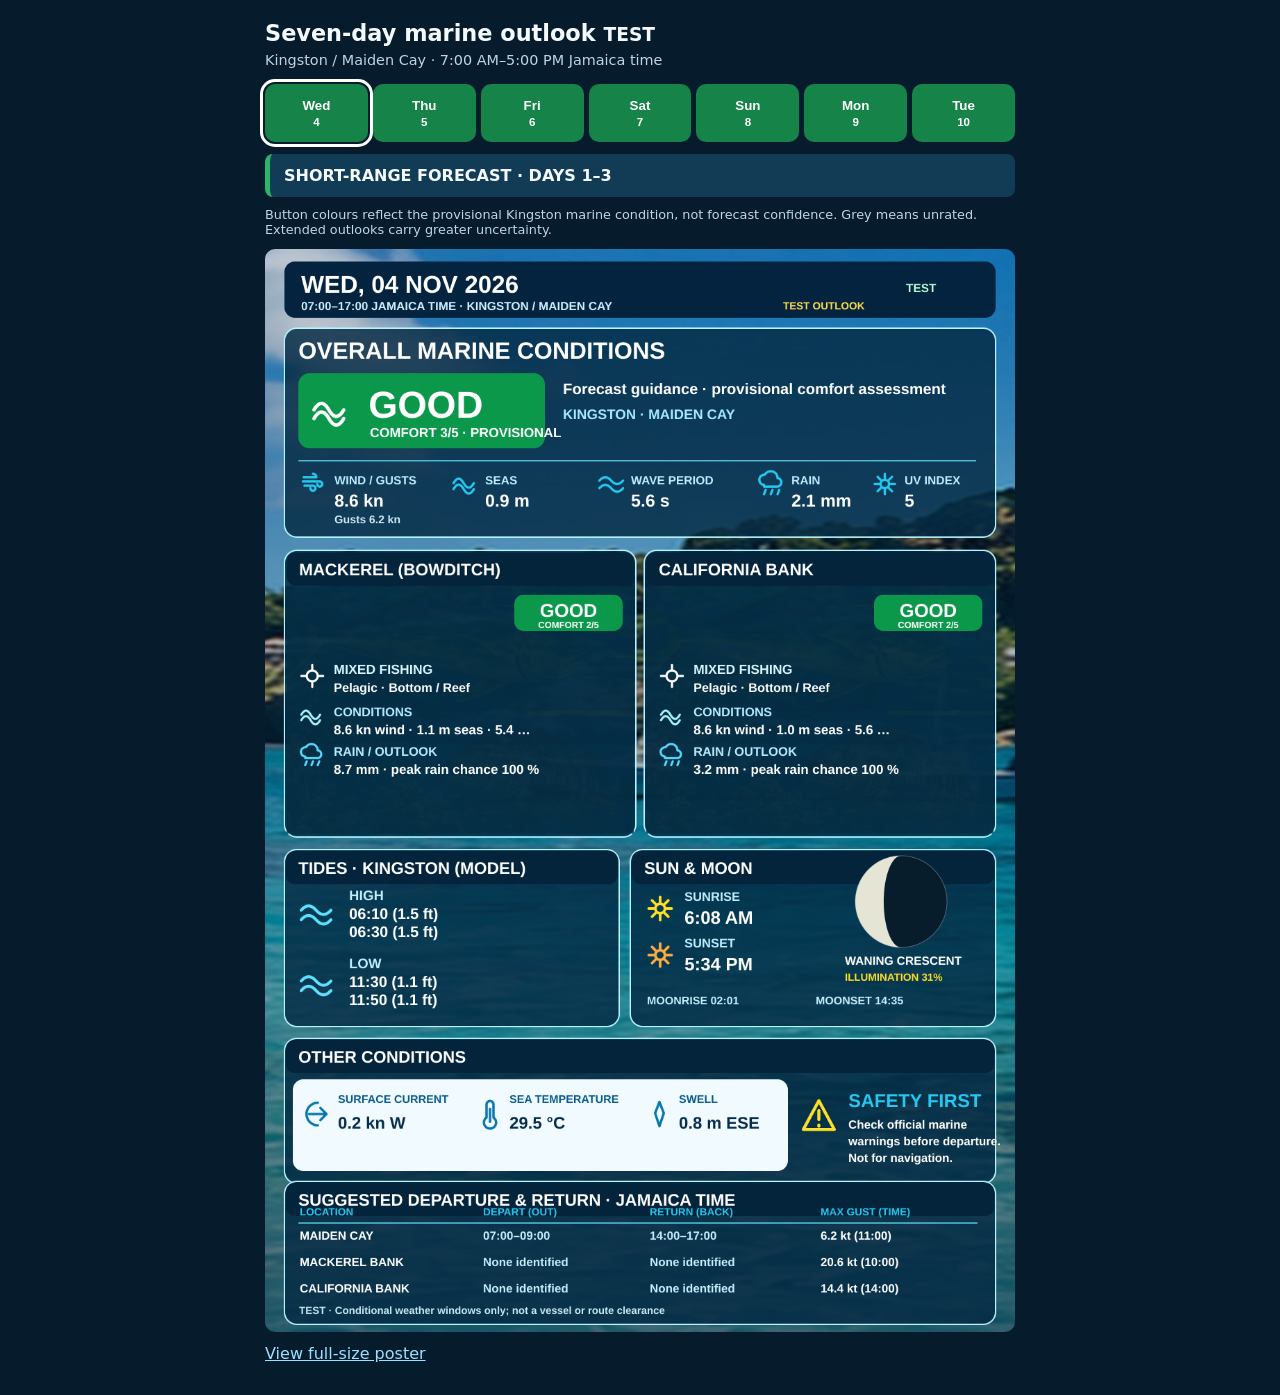
<file: instagram/seven-day-test/index.html>
<!doctype html><html lang="en"><head><meta charset="utf-8"><meta name="viewport" content="width=device-width,initial-scale=1"><title>Seven-day marine forecast | TEST</title><style>
:root{font-family:system-ui,-apple-system,Segoe UI,sans-serif;color:#f4f9fd;background:#061c2d}*{box-sizing:border-box}body{margin:0;padding:20px 12px}main{max-width:750px;margin:auto}h1{font-size:1.4rem;margin:0 0 6px}.intro{color:#bcd4e4;font-size:.9rem;margin:0 0 16px}.days{display:grid;grid-template-columns:repeat(7,minmax(0,1fr));gap:5px}.day{border:2px solid transparent;border-radius:10px;padding:12px 2px;cursor:pointer;color:white;font-weight:800;background:#65717d;min-width:0}.day span{display:block;font-size:.72rem;margin-top:3px}.day.green{background:#168348}.day.yellow{background:#bc830c}.day.red{background:#b63738}.day.unknown{background:#65717d}.day[aria-pressed=true]{outline:3px solid #fff;outline-offset:2px}.day:focus-visible{outline:3px solid white;outline-offset:2px}.period{margin:12px 0 10px;padding:12px 14px;border-radius:8px;background:#123c55;font-weight:800}.period.extended{border-left:5px solid #e39425}.period.short-range{border-left:5px solid #2ab66a}.note{font-size:.8rem;color:#c1d5e2;margin:0 0 12px}.poster{width:100%;height:auto;display:block;border-radius:10px}.full{color:#9be1ff;display:inline-block;margin:12px 0}#error{padding:18px;border:1px solid #ad7a30;border-radius:8px}#error[hidden]{display:none}@media(max-width:460px){.day{font-size:.78rem;padding:10px 1px}.day span{font-size:.65rem}}</style></head><body><main><h1>Seven-day marine outlook <small>TEST</small></h1><p class="intro">Kingston / Maiden Cay · 7:00 AM–5:00 PM Jamaica time</p><div id="days" class="days" role="group" aria-label="Choose forecast date"></div><div id="period" class="period" hidden></div><p class="note">Button colours reflect the provisional Kingston marine condition, not forecast confidence. Grey means unrated. Extended outlooks carry greater uncertainty.</p><div id="error" hidden></div><img id="poster" class="poster" alt="Selected seven-day marine forecast" hidden><a id="full" class="full" href="#" target="_blank" rel="noopener" hidden>View full-size poster</a></main><script>
(async()=>{const nav=document.getElementById('days'),period=document.getElementById('period'),img=document.getElementById('poster'),full=document.getElementById('full'),err=document.getElementById('error');try{const r=await fetch('./manifest.json?ts='+Date.now(),{cache:'no-store'});if(!r.ok)throw Error('No test manifest yet. Run the isolated GitHub workflow first.');const m=await r.json();if(!Array.isArray(m.days)||m.days.length!==7)throw Error('Seven complete forecast days are required.');function select(i){const d=m.days[i];const extended=i>=3;period.hidden=false;period.className='period '+(extended?'extended':'short-range');period.textContent=extended?'EXTENDED OUTLOOK · DAYS 4–7 · GREATER UNCERTAINTY':'SHORT-RANGE FORECAST · DAYS 1–3';const path='./'+encodeURIComponent(d.image);img.src=path+'?v='+encodeURIComponent(m.generatedAt||'');img.alt='Marine forecast for '+d.date+'; provisional Kingston status '+(d.status||'unrated');img.hidden=false;full.href=path;full.hidden=false;Array.from(nav.children).forEach((b,j)=>b.setAttribute('aria-pressed',String(i===j)));}m.days.forEach((d,i)=>{const dt=new Date(d.date+'T12:00:00Z'),weekday=new Intl.DateTimeFormat('en-US',{weekday:'short',timeZone:'UTC'}).format(dt),status=String(d.status||'').toUpperCase(),cls=['GREEN','YELLOW','RED'].includes(status)?status.toLowerCase():'unknown';const b=document.createElement('button');b.type='button';b.className='day '+cls;b.innerHTML=weekday+'<span>'+dt.getUTCDate()+'</span>';b.title=(status||'Unrated')+' · '+(i>=3?'Extended outlook':'Short-range forecast')+' · provisional';b.setAttribute('aria-pressed','false');b.addEventListener('click',()=>select(i));nav.appendChild(b)});select(0);}catch(e){err.hidden=false;err.textContent=e.message}})();
</script></body></html>
</file>
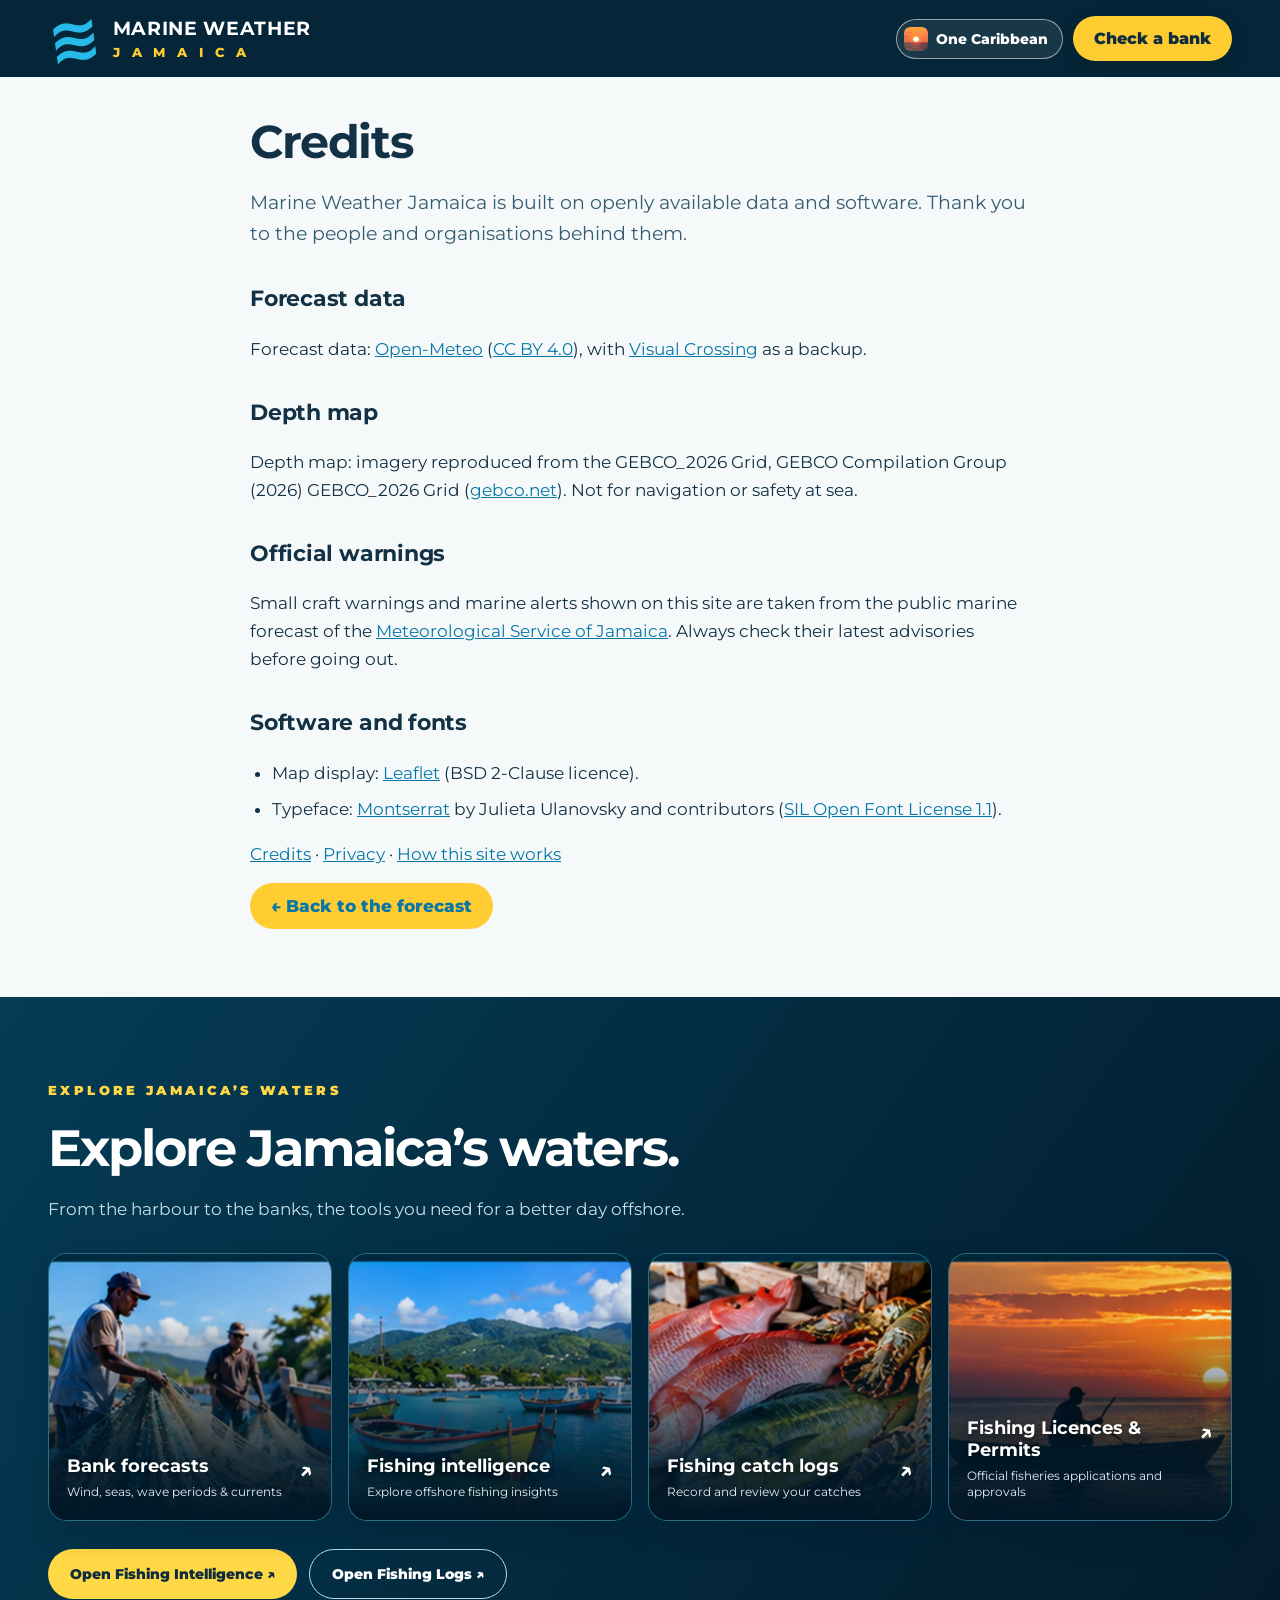
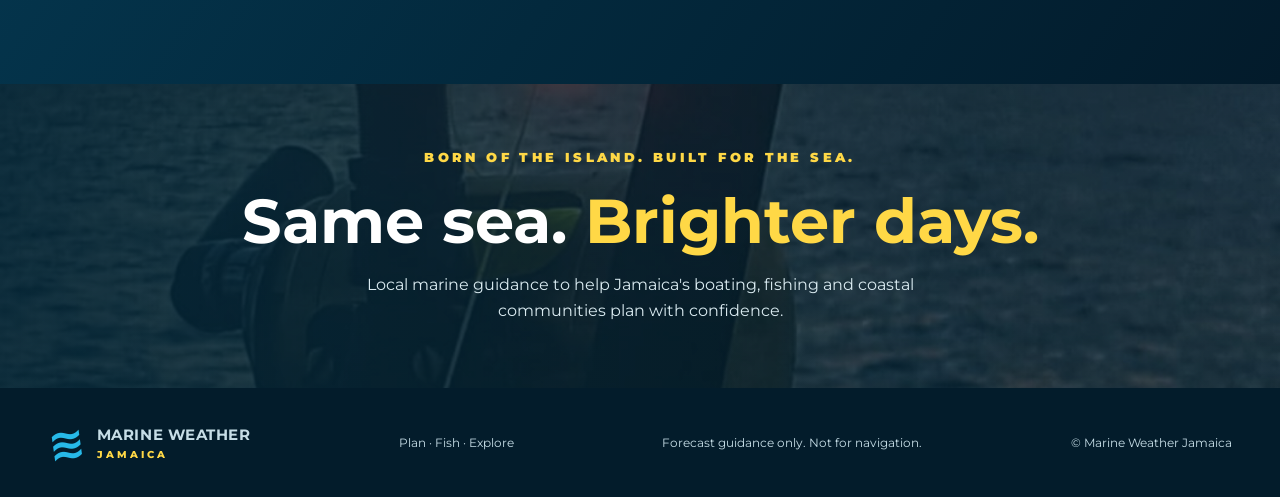
<file: credits.html>
<!doctype html>
<html lang="en">
<head>
<meta charset="utf-8">
<meta name="viewport" content="width=device-width,initial-scale=1">
<meta name="theme-color" content="#052638">
<meta name="description" content="Data sources and credits for Marine Weather Jamaica.">
<title>Credits | Marine Weather Jamaica</title>
<link rel="preload" href="assets/fonts/montserrat-latin.woff" as="font" type="font/woff" crossorigin>
<link rel="stylesheet" href="assets/landing.css?v=8.0.0">
<link rel="stylesheet" href="assets/forecast.css?v=9.2.2">
<link rel="manifest" href="manifest.webmanifest">
<link rel="icon" type="image/png" sizes="192x192" href="icons/icon-192.png">
<style>
  .doc-header{position:static;background:var(--navy,#052638)}
  .doc{max-width:820px;margin:0 auto;padding:40px 20px 60px;color:var(--mw-ink);line-height:1.65;font-size:17px}
  .doc h1{font-size:clamp(30px,5vw,46px);line-height:1.1;letter-spacing:-.03em;margin:0 0 12px}
  .doc h2{font-size:22px;margin:32px 0 8px;letter-spacing:-.01em}
  .doc .lede{font-size:19px;color:var(--mw-ink-2)}
  .doc table{border-collapse:collapse;width:100%;font-size:15.5px;margin:12px 0}
  .doc th,.doc td{text-align:left;padding:10px;border-bottom:1px solid var(--mw-line);vertical-align:top}
  .doc thead th{font-size:13px;text-transform:uppercase;letter-spacing:.05em;color:var(--mw-muted)}
  .doc .rating-pill{min-width:0;display:inline-flex;flex-direction:row;gap:4px;padding:2px 8px;font-size:12.5px;vertical-align:1px}
  .doc .rating-pill::before{display:none}
  .doc li{margin-bottom:8px}
  .doc .callout{background:var(--mw-red-bg);border-left:6px solid var(--mw-red);padding:14px 16px;border-radius:10px;margin:18px 0}
  .doc .note{background:var(--mw-tint);padding:14px 16px;border-radius:10px}
  .doc a{color:#0877a8}
  .doc ul{padding-left:22px}
  .table-wrap{overflow-x:auto}
</style>
</head>
<body>
<header class="site-header doc-header">
  <a href="./" class="brand" aria-label="Marine Weather Jamaica home"><span class="brand-wave" aria-hidden="true">≋</span><span><strong>MARINE WEATHER</strong><small>J A M A I C A</small></span></a>
  <nav class="header-actions" aria-label="Quick actions"><a class="nav-home" href="https://islandsoutside.com/" aria-label="One Caribbean We Outside home"><img src="assets/one-caribbean.png" alt="" aria-hidden="true" width="24" height="24"><span>One Caribbean</span></a><a class="nav-cta check-conditions-cta" href="./#bank-snapshots">Check a bank</a></nav>
</header>

<main class="doc">
  <h1>Credits</h1>
  <p class="lede">Marine Weather Jamaica is built on openly available data and software. Thank you to the people and organisations behind them.</p>

  <h2>Forecast data</h2>
  <p>Forecast data: <a href="https://open-meteo.com/" target="_blank" rel="noopener noreferrer">Open-Meteo</a> (<a href="https://creativecommons.org/licenses/by/4.0/" target="_blank" rel="noopener noreferrer">CC BY 4.0</a>), with <a href="https://www.visualcrossing.com/" target="_blank" rel="noopener noreferrer">Visual Crossing</a> as a backup.</p>

  <h2>Depth map</h2>
  <p>Depth map: imagery reproduced from the GEBCO_2026 Grid, GEBCO Compilation Group (2026) GEBCO_2026 Grid (<a href="https://www.gebco.net/" target="_blank" rel="noopener noreferrer">gebco.net</a>). Not for navigation or safety at sea.</p>

  <h2>Official warnings</h2>
  <p>Small craft warnings and marine alerts shown on this site are taken from the public marine forecast of the <a href="https://metservice.gov.jm/" target="_blank" rel="noopener noreferrer">Meteorological Service of Jamaica</a>. Always check their latest advisories before going out.</p>

  <h2>Software and fonts</h2>
  <ul>
    <li>Map display: <a href="https://leafletjs.com/" target="_blank" rel="noopener noreferrer">Leaflet</a> (BSD 2-Clause licence).</li>
    <li>Typeface: <a href="https://fonts.google.com/specimen/Montserrat" target="_blank" rel="noopener noreferrer">Montserrat</a> by Julieta Ulanovsky and contributors (<a href="assets/fonts/Montserrat-OFL.txt">SIL Open Font License 1.1</a>).</li>
  </ul>
  <p class="doc-links"><a href="credits.html">Credits</a> · <a href="privacy.html">Privacy</a> · <a href="how-to-read.html">How this site works</a></p>
  <p style="margin-top:24px"><a class="nav-cta" href="./">← Back to the forecast</a></p>
</main>

<div id="marine-shared-footer"></div>
<script src="assets/pwa.js?v=8.0.0" defer></script>
<script src="assets/shared-footer.js?v=8.0.1" defer></script>
<!-- Cloudflare Web Analytics: anonymous visit counts, no cookies --><script type='module' src='https://static.cloudflareinsights.com/beacon.min.js' data-cf-beacon='{"token": "f98ab5f756da402a9d3aa923df393462"}'></script><!-- End Cloudflare Web Analytics -->
</body>
</html>
</file>
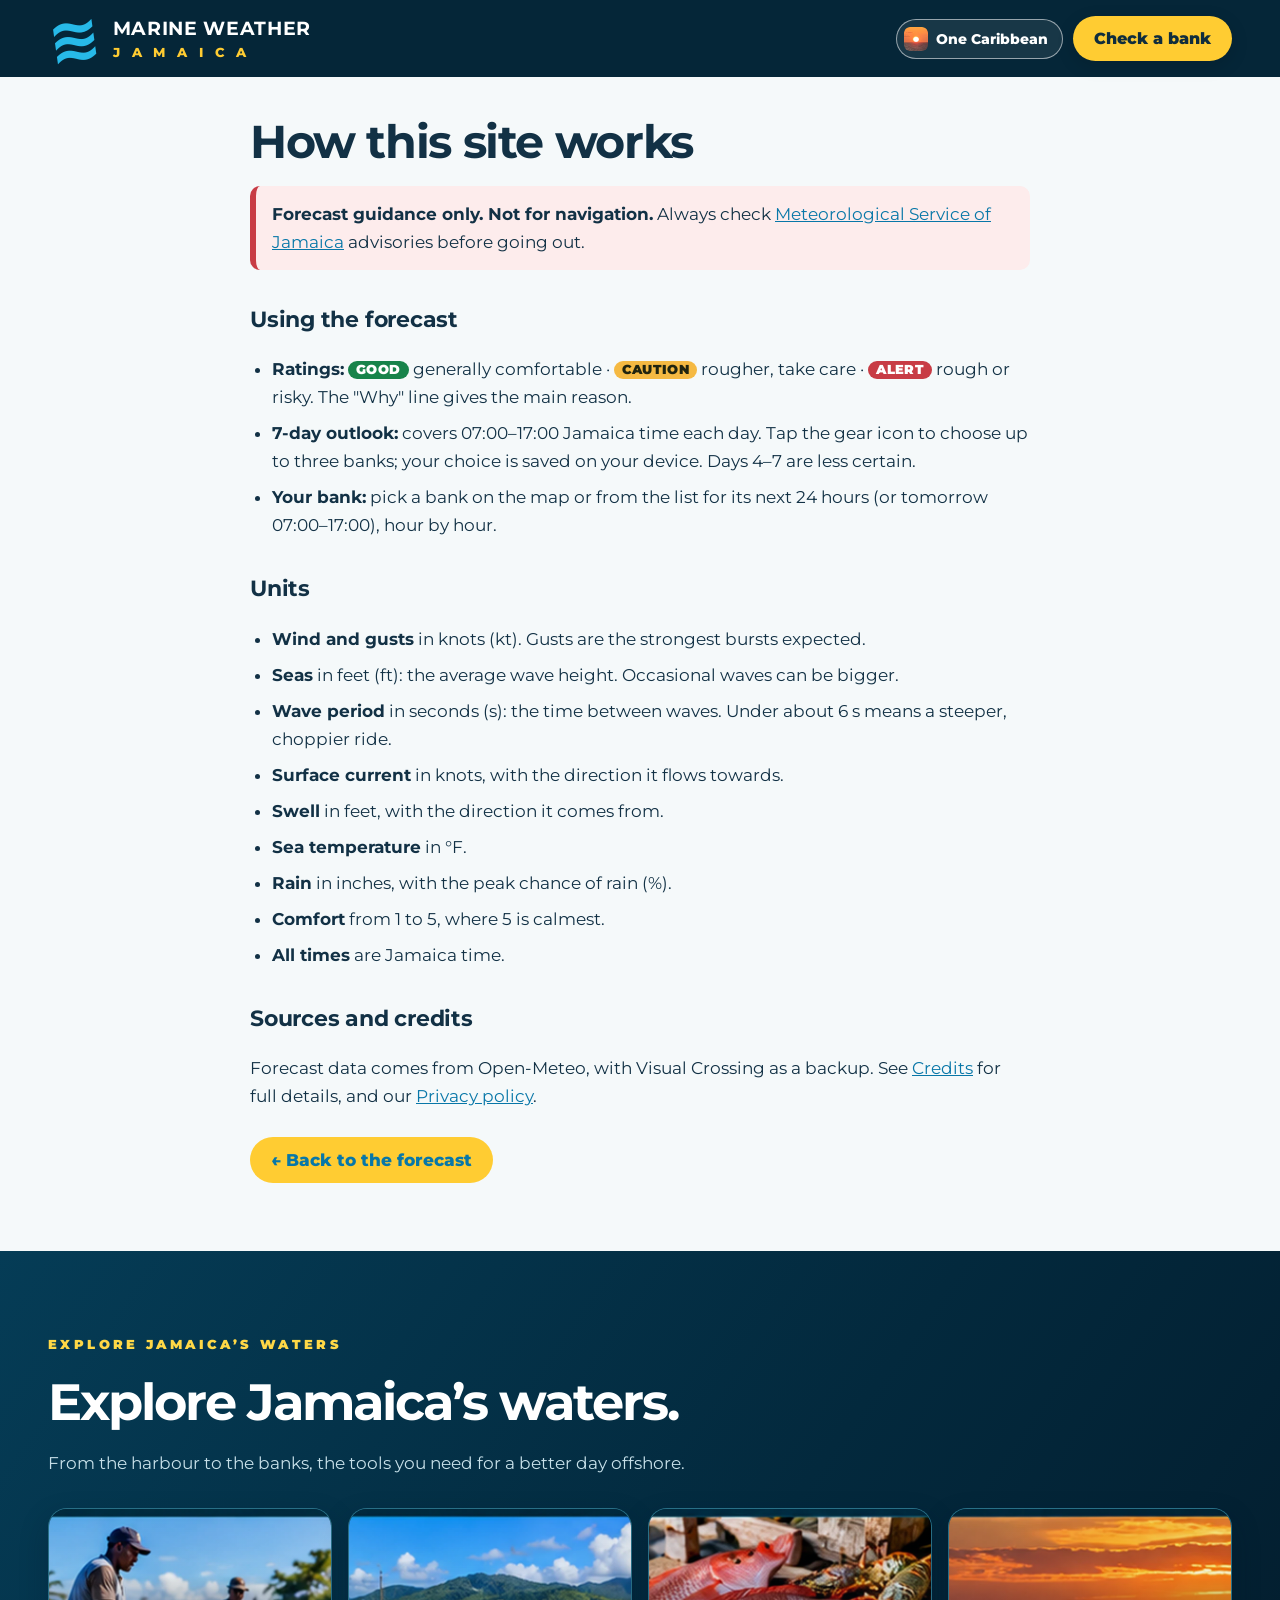
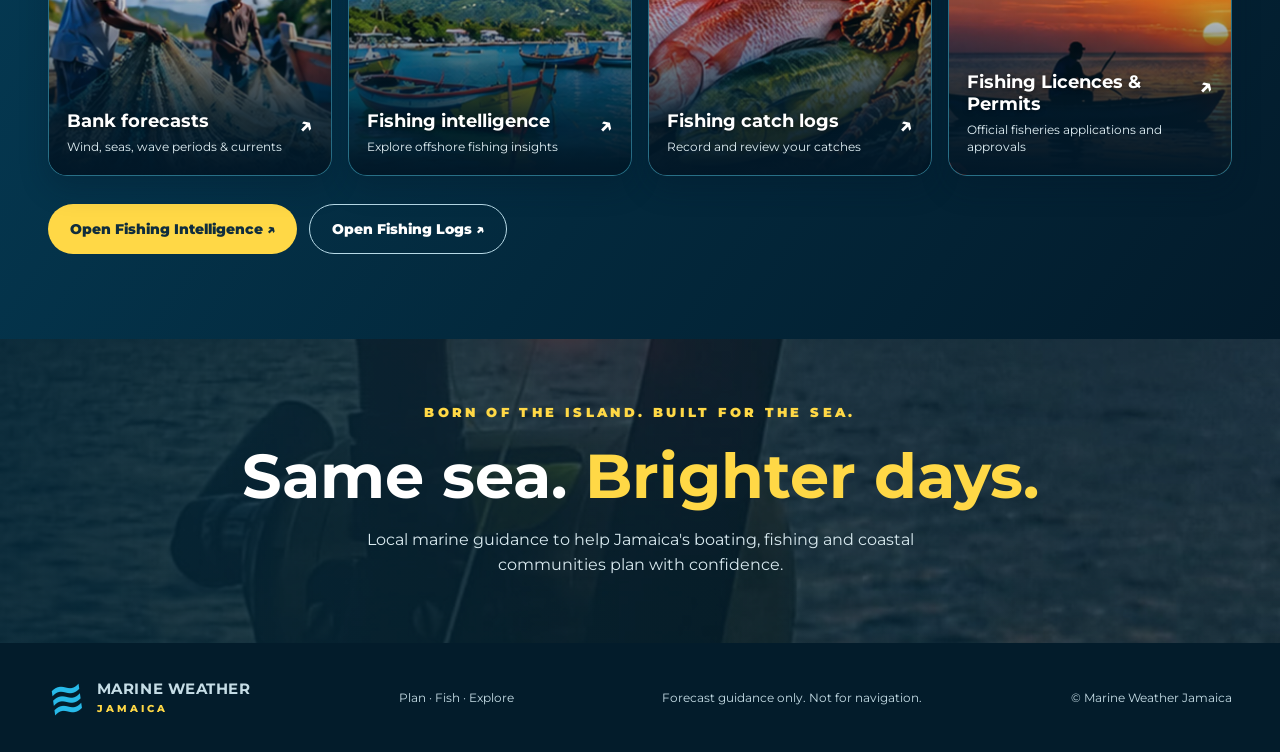
<file: how-to-read.html>
<!doctype html>
<html lang="en">
<head>
<meta charset="utf-8">
<meta name="viewport" content="width=device-width,initial-scale=1">
<meta name="theme-color" content="#052638">
<meta name="description" content="How Marine Weather Jamaica works: ratings, units and data sources.">
<title>How This Site Works | Marine Weather Jamaica</title>
<link rel="preload" href="assets/fonts/montserrat-latin.woff" as="font" type="font/woff" crossorigin>
<link rel="stylesheet" href="assets/landing.css?v=8.0.0">
<link rel="stylesheet" href="assets/forecast.css?v=9.2.2">
<link rel="manifest" href="manifest.webmanifest">
<link rel="icon" type="image/png" sizes="192x192" href="icons/icon-192.png">
<style>
  .doc-header{position:static;background:var(--navy,#052638)}
  .doc{max-width:820px;margin:0 auto;padding:40px 20px 60px;color:var(--mw-ink);line-height:1.65;font-size:17px}
  .doc h1{font-size:clamp(30px,5vw,46px);line-height:1.1;letter-spacing:-.03em;margin:0 0 12px}
  .doc h2{font-size:22px;margin:32px 0 8px;letter-spacing:-.01em}
  .doc .lede{font-size:19px;color:var(--mw-ink-2)}
  .doc table{border-collapse:collapse;width:100%;font-size:15.5px;margin:12px 0}
  .doc th,.doc td{text-align:left;padding:10px;border-bottom:1px solid var(--mw-line);vertical-align:top}
  .doc thead th{font-size:13px;text-transform:uppercase;letter-spacing:.05em;color:var(--mw-muted)}
  .doc .rating-pill{min-width:0;display:inline-flex;flex-direction:row;gap:4px;padding:2px 8px;font-size:12.5px;vertical-align:1px}
  .doc .rating-pill::before{display:none}
  .doc li{margin-bottom:8px}
  .doc .callout{background:var(--mw-red-bg);border-left:6px solid var(--mw-red);padding:14px 16px;border-radius:10px;margin:18px 0}
  .doc .note{background:var(--mw-tint);padding:14px 16px;border-radius:10px}
  .doc a{color:#0877a8}
  .doc ul{padding-left:22px}
  .table-wrap{overflow-x:auto}
</style>
</head>
<body>
<header class="site-header doc-header">
  <a href="./" class="brand" aria-label="Marine Weather Jamaica home"><span class="brand-wave" aria-hidden="true">≋</span><span><strong>MARINE WEATHER</strong><small>J A M A I C A</small></span></a>
  <nav class="header-actions" aria-label="Quick actions"><a class="nav-home" href="https://islandsoutside.com/" aria-label="One Caribbean We Outside home"><img src="assets/one-caribbean.png" alt="" aria-hidden="true" width="24" height="24"><span>One Caribbean</span></a><a class="nav-cta check-conditions-cta" href="./#bank-snapshots">Check a bank</a></nav>
</header>

<main class="doc">
  <h1>How this site works</h1>
  <p class="callout"><strong>Forecast guidance only. Not for navigation.</strong> Always check <a href="https://metservice.gov.jm/" target="_blank" rel="noopener noreferrer">Meteorological Service of Jamaica</a> advisories before going out.</p>

  <h2>Using the forecast</h2>
  <ul>
    <li><strong>Ratings:</strong> <span class="rating-pill green">GOOD</span> generally comfortable · <span class="rating-pill amber">CAUTION</span> rougher, take care · <span class="rating-pill red">ALERT</span> rough or risky. The "Why" line gives the main reason.</li>
    <li><strong>7-day outlook:</strong> covers 07:00–17:00 Jamaica time each day. Tap the gear icon to choose up to three banks; your choice is saved on your device. Days 4–7 are less certain.</li>
    <li><strong>Your bank:</strong> pick a bank on the map or from the list for its next 24 hours (or tomorrow 07:00–17:00), hour by hour.</li>
  </ul>

  <h2>Units</h2>
  <ul>
    <li><strong>Wind and gusts</strong> in knots (kt). Gusts are the strongest bursts expected.</li>
    <li><strong>Seas</strong> in feet (ft): the average wave height. Occasional waves can be bigger.</li>
    <li><strong>Wave period</strong> in seconds (s): the time between waves. Under about 6 s means a steeper, choppier ride.</li>
    <li><strong>Surface current</strong> in knots, with the direction it flows towards.</li>
    <li><strong>Swell</strong> in feet, with the direction it comes from.</li>
    <li><strong>Sea temperature</strong> in °F.</li>
    <li><strong>Rain</strong> in inches, with the peak chance of rain (%).</li>
    <li><strong>Comfort</strong> from 1 to 5, where 5 is calmest.</li>
    <li><strong>All times</strong> are Jamaica time.</li>
  </ul>

  <h2>Sources and credits</h2>
  <p>Forecast data comes from Open-Meteo, with Visual Crossing as a backup. See <a href="credits.html">Credits</a> for full details, and our <a href="privacy.html">Privacy policy</a>.</p>

  <p style="margin-top:36px"><a class="nav-cta" href="./">← Back to the forecast</a></p>
</main>

<div id="marine-shared-footer"></div>
<script src="assets/pwa.js?v=8.0.0" defer></script>
<script src="assets/shared-footer.js?v=8.0.1" defer></script>
<!-- Cloudflare Web Analytics: anonymous visit counts, no cookies --><script type='module' src='https://static.cloudflareinsights.com/beacon.min.js' data-cf-beacon='{"token": "f98ab5f756da402a9d3aa923df393462"}'></script><!-- End Cloudflare Web Analytics -->
</body>
</html>
</file>
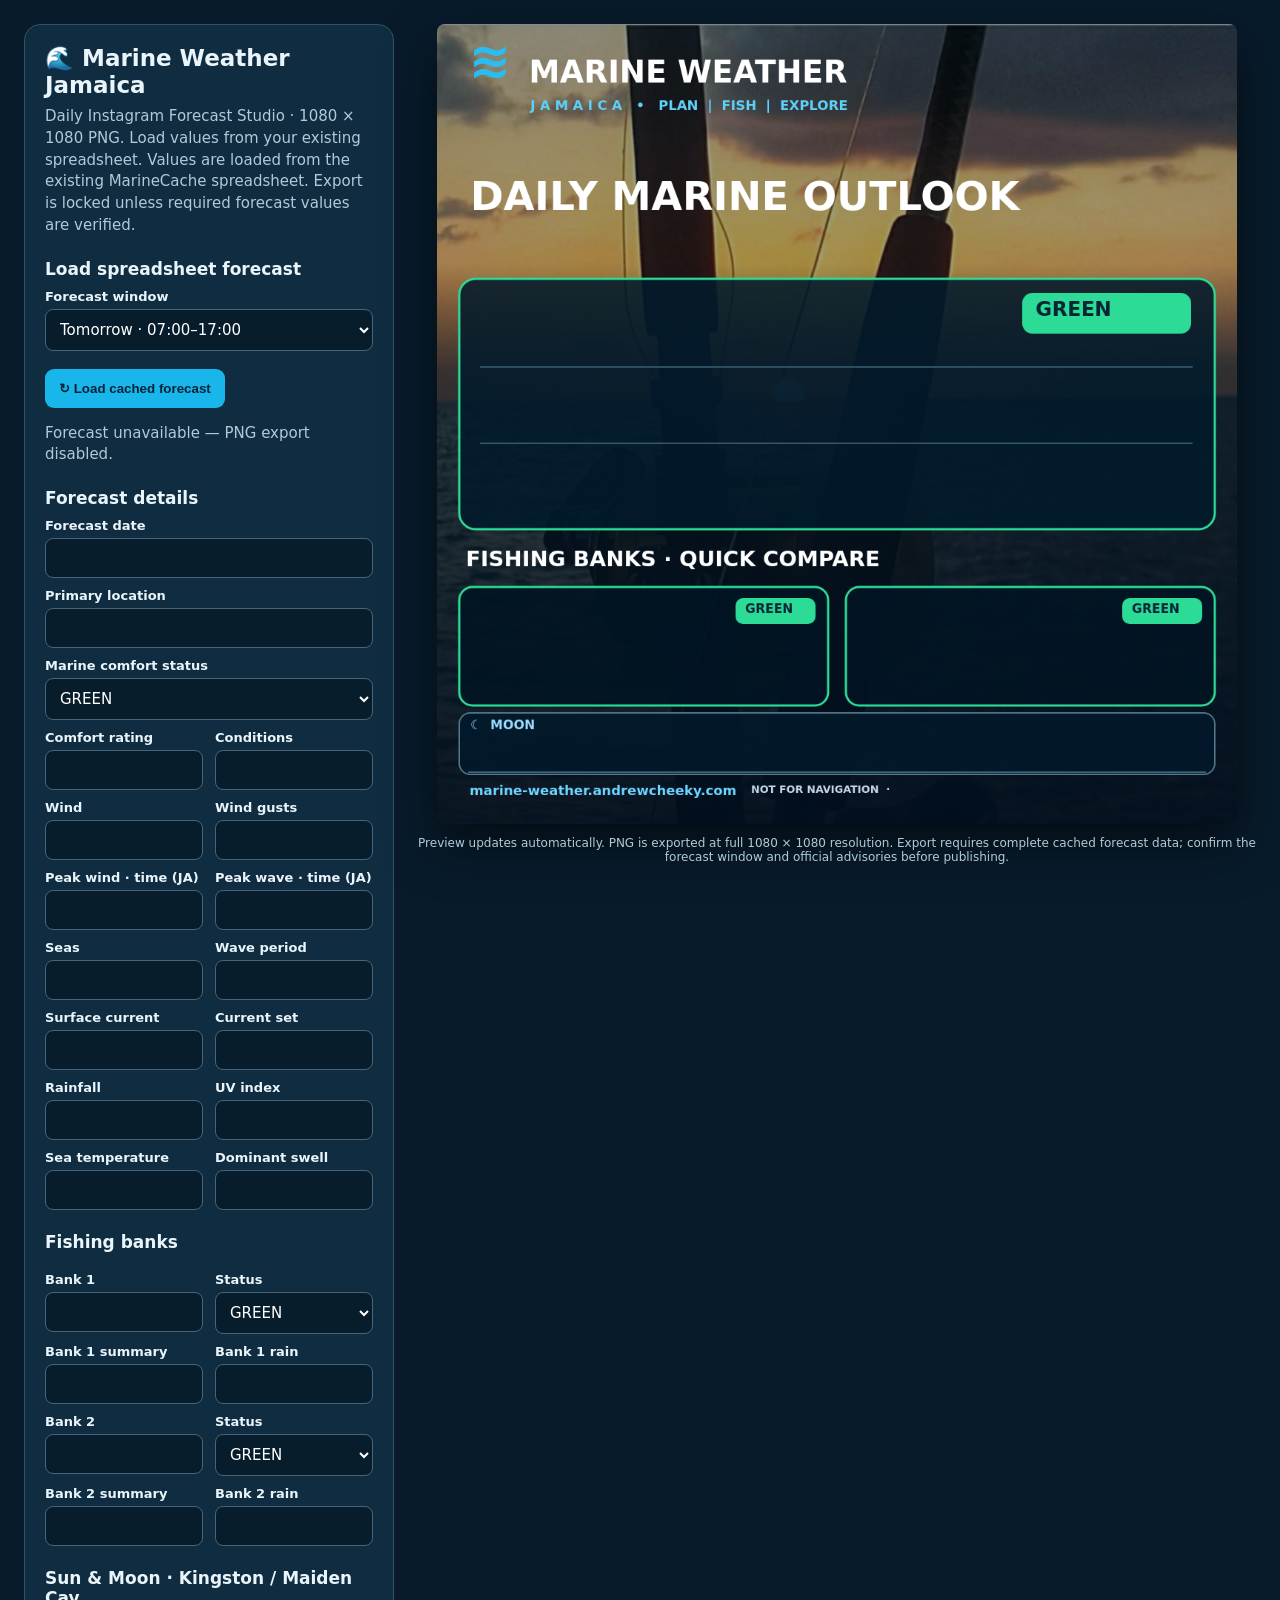
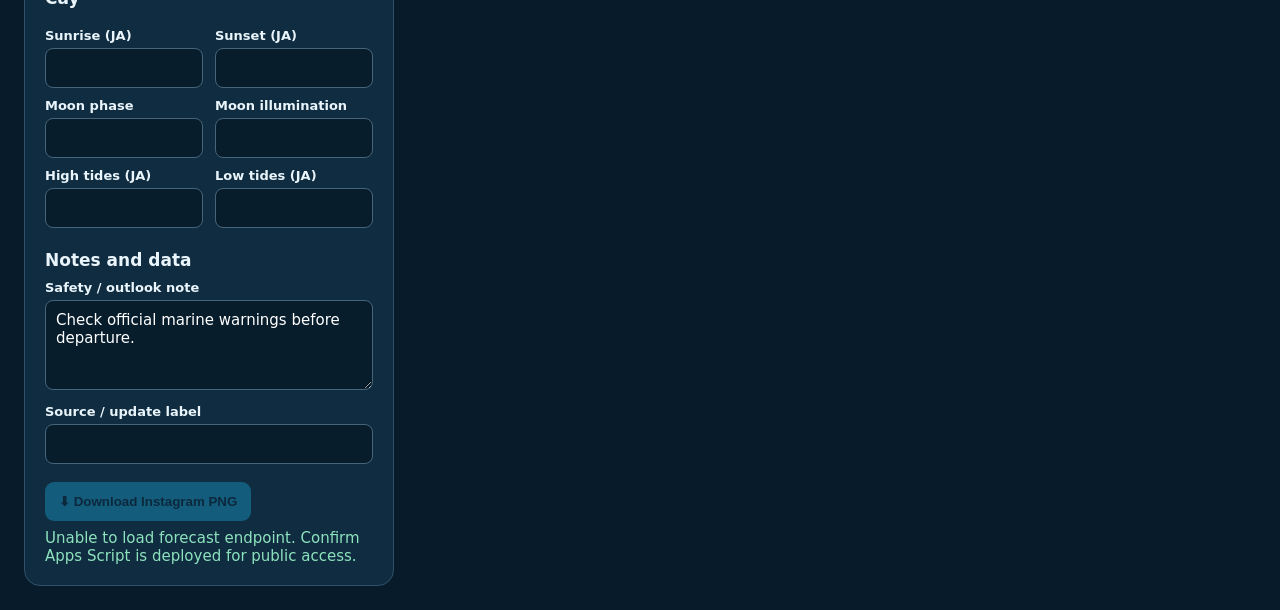
<file: index (3).html>
<!doctype html><html lang="en"><head><meta charset="utf-8"><meta name="viewport" content="width=device-width,initial-scale=1"><title>Marine Weather Jamaica · Instagram Studio</title><style>
:root{color-scheme:dark}*{box-sizing:border-box}body{margin:0;background:#081b2b;color:#e9f5fb;font:15px system-ui,Segoe UI,sans-serif}.layout{display:grid;grid-template-columns:minmax(290px,370px) minmax(320px,1fr);gap:24px;max-width:1500px;margin:auto;padding:24px}.panel{background:#102c40;border:1px solid #31516a;border-radius:16px;padding:20px}h1{font-size:23px;margin:0 0 8px}h2{font-size:17px;margin:22px 0 10px}.hint{color:#b0cad8;line-height:1.45}label{display:block;margin:10px 0 5px;font-weight:600;font-size:13px}input,select,textarea{width:100%;padding:10px;background:#071d2c;color:white;border:1px solid #47657a;border-radius:8px;font:inherit}textarea{min-height:90px;resize:vertical}button{cursor:pointer;border:0;border-radius:9px;padding:12px 14px;background:#19b6eb;color:#042338;font-weight:750}button:disabled{opacity:.35;cursor:not-allowed}button.secondary{background:#244c66;color:#e7f6fc}.actions{display:flex;flex-wrap:wrap;gap:9px;margin-top:18px}.grid{display:grid;grid-template-columns:1fr 1fr;gap:0 12px}.preview{position:sticky;top:24px;align-self:start;text-align:center}canvas{display:block;width:100%;max-width:800px;aspect-ratio:1;background:#112c40;border-radius:8px;box-shadow:0 20px 50px #0008;margin:0 auto}.small{font-size:12px;color:#b0cad8;margin-top:12px}.status{min-height:22px;color:#8de2be;margin-top:8px}@media(max-width:850px){.layout{grid-template-columns:1fr}.preview{position:static;order:-1}.panel{padding:16px}}</style></head><body><div class="layout"><section class="panel"><h1>🌊 Marine Weather Jamaica</h1><div class="hint">Daily Instagram Forecast Studio · 1080 × 1080 PNG. Load values from your existing spreadsheet. Values are loaded from the existing MarineCache spreadsheet. Export is locked unless required forecast values are verified.</div>
<h2>Load spreadsheet forecast</h2><label for="forecastDay">Forecast window</label><select id="forecastDay"><option value="tomorrow">Tomorrow · 07:00–17:00</option><option value="today">Today · 07:00–17:00</option></select><div class="actions"><button id="loadForecast">↻ Load cached forecast</button></div><p id="dataFreshness" class="hint">Awaiting forecast data.</p><h2>Forecast details</h2><label for="date">Forecast date</label><input id="date" value=""><label for="location">Primary location</label><input id="location" value=""><label for="status">Marine comfort status</label><select id="status"><option>GREEN</option><option>AMBER</option><option>RED</option></select><div class="grid"><div><label for="comfort">Comfort rating</label><input id="comfort" value=""></div><div><label for="condition">Conditions</label><input id="condition" value=""></div><div><label for="wind">Wind</label><input id="wind" value=""></div><div><label for="gust">Wind gusts</label><input id="gust" value=""></div><div><label for="peakWind">Peak wind · time (JA)</label><input id="peakWind" value=""></div><div><label for="peakWave">Peak wave · time (JA)</label><input id="peakWave" value=""></div><div><label for="seas">Seas</label><input id="seas" value=""></div><div><label for="period">Wave period</label><input id="period" value=""></div><div><label for="current">Surface current</label><input id="current" value=""></div><div><label for="currentDir">Current set</label><input id="currentDir" value=""></div><div><label for="rain">Rainfall</label><input id="rain" value=""></div><div><label for="uv">UV index</label><input id="uv" value=""></div><div><label for="sst">Sea temperature</label><input id="sst" value=""></div><div><label for="swell">Dominant swell</label><input id="swell" value=""></div></div>
<h2>Fishing banks</h2><div class="grid"><div><label for="bank1">Bank 1</label><input id="bank1" value=""></div><div><label for="bank1status">Status</label><select id="bank1status"><option>GREEN</option><option>AMBER</option><option>RED</option></select></div><div><label for="bank1detail">Bank 1 summary</label><input id="bank1detail" value=""></div><div><label for="bank1rain">Bank 1 rain</label><input id="bank1rain" value=""></div><div><label for="bank2">Bank 2</label><input id="bank2" value=""></div><div><label for="bank2status">Status</label><select id="bank2status"><option>GREEN</option><option>AMBER</option><option>RED</option></select></div><div><label for="bank2detail">Bank 2 summary</label><input id="bank2detail" value=""></div><div><label for="bank2rain">Bank 2 rain</label><input id="bank2rain" value=""></div></div>
<h2>Sun & Moon · Kingston / Maiden Cay</h2><div class="grid"><div><label for="sunrise">Sunrise (JA)</label><input id="sunrise" value=""></div><div><label for="sunset">Sunset (JA)</label><input id="sunset" value=""></div></div><div class="grid"><div><label for="moonPhase">Moon phase</label><input id="moonPhase" value=""></div><div><label for="moonIllum">Moon illumination</label><input id="moonIllum" value=""></div><div><label for="highTides">High tides (JA)</label><input id="highTides" value=""></div><div><label for="lowTides">Low tides (JA)</label><input id="lowTides" value=""></div></div><h2>Notes and data</h2><label for="note">Safety / outlook note</label><textarea id="note">Check official marine warnings before departure.</textarea><label for="source">Source / update label</label><input id="source" value=""><div class="actions"><button id="export" disabled title="Load verified forecast first">⬇ Download Instagram PNG</button></div><div id="message" class="status" role="status"></div></section><section class="preview"><canvas id="art" width="1080" height="1080" aria-label="Instagram marine forecast preview"></canvas><p class="small">Preview updates automatically. PNG is exported at full 1080 × 1080 resolution. Export requires complete cached forecast data; confirm the forecast window and official advisories before publishing.</p></section></div><script>
'use strict';const canvas=document.getElementById('art'),ctx=canvas.getContext('2d');const fields=['date','location','status','comfort','condition','wind','gust','peakWind','peakWave','seas','period','current','currentDir','rain','uv','sst','swell','bank1','bank1status','bank1detail','bank1rain','bank2','bank2status','bank2detail','bank2rain','sunrise','sunset','moonPhase','moonIllum','highTides','lowTides','note','source'];const values=()=>Object.fromEntries(fields.map(k=>[k,document.getElementById(k).value]));const bg=new Image();bg.onload=render;bg.onerror=()=>{document.getElementById('message').textContent='Background image missing: keep sunset-background.jpg beside index.html';render()};bg.src='sunset-background.jpg';const colors={GREEN:'#2cdb96',AMBER:'#ffc34e',YELLOW:'#ffc34e',RED:'#ff5b61'};function rr(x,y,w,h,r,fill,stroke,lw=2){ctx.beginPath();ctx.roundRect(x,y,w,h,r);if(fill){ctx.fillStyle=fill;ctx.fill()}if(stroke){ctx.strokeStyle=stroke;ctx.lineWidth=lw;ctx.stroke()}}function txt(s,x,y,size=22,color='#fff',weight=500,maxWidth){ctx.fillStyle=color;ctx.font=`${weight} ${size}px system-ui,Segoe UI,sans-serif`;ctx.textBaseline='top';ctx.fillText(String(s),x,y,maxWidth)}function lines(s,x,y,maxW,size=19,lh=27,color='#fff',weight=500,maxLines=3){ctx.font=`${weight} ${size}px system-ui,sans-serif`;let words=String(s).split(/\s+/),line='',rows=[];for(let word of words){let test=line?line+' '+word:word;if(ctx.measureText(test).width>maxW&&line){rows.push(line);line=word}else line=test}if(line)rows.push(line);rows.slice(0,maxLines).forEach((v,i)=>txt(v,x,y+i*lh,size,color,weight,maxW))}function chip(label,x,y,w,c){rr(x,y,w,55,14,c);txt(label,x+18,y+10,27,'#092434',800,w-36)}function metric(label,value,x,y,w){if(!usable(value))return;txt(label,x,y,17,'#b2d9ed',600,w);txt(value,x,y+27,29,'#fff',800,w)}function usable(v){const s=String(v??'').trim();return !!s&&!/^(?:unavailable|—|unknown|undefined|null)$/i.test(s)&&!s.includes('—')&&!/\bunavailable\b/i.test(s)}function render(){let d=values();ctx.clearRect(0,0,1080,1080);if(bg.complete&&bg.naturalWidth){let scale=Math.max(1080/bg.width,1080/bg.height),w=bg.width*scale,h=bg.height*scale;ctx.drawImage(bg,(1080-w)/2,(1080-h)/2,w,h)}else{ctx.fillStyle='#123950';ctx.fillRect(0,0,1080,1080)}let shade=ctx.createLinearGradient(0,0,0,1080);shade.addColorStop(0,'rgba(3,20,33,.45)');shade.addColorStop(.30,'rgba(3,20,33,.35)');shade.addColorStop(.43,'rgba(3,20,33,.72)');shade.addColorStop(1,'rgba(2,15,30,.95)');ctx.fillStyle=shade;ctx.fillRect(0,0,1080,1080);
txt('≋',43,21,68,'#29bdf1',900);txt('MARINE WEATHER',124,47,42,'#fff',850);txt('J A M A I C A   •   PLAN  |  FISH  |  EXPLORE',126,102,18,'#5ed2fa',750);txt('DAILY MARINE OUTLOOK',45,210,54,'#fff',900);txt(d.date,48,277,27,'#f4e8cb',650,900);{const solar=[usable(d.sunrise)?'☀ SUNRISE  '+d.sunrise:'',usable(d.sunset)?'☼ SUNSET  '+d.sunset:''].filter(Boolean).join('    ');if(solar)txt(solar,48,316,20,'#fff0c5',750,950);}
rr(30,344,1020,338,22,'rgba(2,26,44,.86)',colors[d.status]||colors.AMBER,3);txt(d.location,58,364,37,'#fff',800,680);chip(d.status+'  '+d.comfort,790,363,228,colors[d.status]||colors.AMBER);txt(d.condition,60,418,22,'#d1eafa',600);ctx.strokeStyle='#33586b';ctx.lineWidth=2;ctx.beginPath();ctx.moveTo(58,463);ctx.lineTo(1020,463);ctx.stroke();let mx=[62,319,578,831];metric('WIND / GUSTS',[d.wind,d.gust].filter(usable).join(' / '),mx[0],483,235);if(usable(d.peakWind))txt('Peak wind: '+d.peakWind,mx[0],543,14,'#a6d8ee',650,235);metric('SEAS',d.seas,mx[1],483,225);if(usable(d.peakWave))txt('Peak wave: '+d.peakWave,mx[1],543,14,'#a6d8ee',650,230);metric('WAVE PERIOD',d.period,mx[2],483,230);metric('CURRENT',[d.current,d.currentDir].filter(usable).join(' '),mx[3],483,195);ctx.beginPath();ctx.moveTo(58,566);ctx.lineTo(1020,566);ctx.stroke();metric('RAINFALL',d.rain,62,587,225);metric('UV INDEX',d.uv,319,587,230);metric('SEA TEMPERATURE',d.sst,578,587,235);metric('DOMINANT SWELL',d.swell,831,587,195);
txt('FISHING BANKS · QUICK COMPARE',39,710,29,'#fff',850);function bank(x,name,status,detail,rain){let color=colors[status]||colors.AMBER;rr(x,760,498,160,18,'rgba(2,20,35,.9)',color,3);txt(name,x+17,776,23,'#fff',800,340);rr(x+373,775,108,35,10,color);txt(status,x+386,782,17,'#082536',850,90);if(usable(detail))txt(detail,x+17,830,23,'#d4edfb',650,465);if(usable(rain))txt(rain,x+17,867,19,'#d4edfb',550,465)}bank(30,d.bank1,d.bank1status,d.bank1detail,d.bank1rain);bank(552,d.bank2,d.bank2status,d.bank2detail,d.bank2rain);
rr(30,930,1020,83,15,'rgba(2,26,44,.88)','#54788b',2);txt('☾  MOON',45,939,17,'#9cdaff',750);{const moon=[d.moonPhase,d.moonIllum].filter(usable).join(' · ');if(moon)txt(moon,45,962,21,'#fff',750,330);}if(usable(d.highTides)){txt('HIGH TIDE',410,939,17,'#9cdaff',750);txt(d.highTides,410,962,20,'#fff',700,305);}if(usable(d.lowTides)){txt('LOW TIDE',748,939,17,'#9cdaff',750);txt(d.lowTides,748,962,20,'#fff',700,275);}ctx.strokeStyle='#3d6576';ctx.beginPath();ctx.moveTo(42,1010);ctx.lineTo(1038,1010);ctx.stroke();txt('marine-weather.andrewcheeky.com',44,1027,18,'#6dd5ff',750);txt('NOT FOR NAVIGATION  ·  '+d.source,424,1027,14,'#c3d8e4',550,610)}fields.forEach(k=>document.getElementById(k).addEventListener('input',()=>{document.getElementById('export').disabled=true;document.getElementById('message').textContent='Forecast edited. Reload cached forecast before export.';render()}));document.getElementById('export').onclick=()=>{render();canvas.toBlob(blob=>{if(!blob){document.getElementById('message').textContent='PNG export failed';return}const a=document.createElement('a');const u=URL.createObjectURL(blob);a.href=u;a.download='marine-weather-jamaica-'+new Date().toISOString().slice(0,10)+'.png';a.click();setTimeout(()=>URL.revokeObjectURL(u),2000);document.getElementById('message').textContent='PNG exported successfully.'},'image/png')};render();
const FORECAST_ENDPOINT = 'https://script.google.com/macros/s/AKfycbztZnfDMWf24GzQD8dSxQg6HomHdjxCJzdymnmUEs8i4orfSlWkBF4taxenqpLCtCI/exec';

// Local NOAA Solar Calculator-style fallback for deployments that omit solar fields.
// Forecast date, Kingston/Maiden Cay coordinates, standard 90.833-degree zenith.
function marineSolarTimes(dayIso, lat=17.9085229, lon=-76.8103697) {
  const midnight=Date.parse(dayIso+'T00:00:00Z');
  if(!Number.isFinite(midnight)) return {sunrise:'Unavailable',sunset:'Unavailable'};
  const DEG=Math.PI/180, jd=midnight/86400000+2440587.5;
  const norm=x=>((x%360)+360)%360;
  function position(t){
    const L=norm(280.46646+t*(36000.76983+0.0003032*t));
    const M=norm(357.52911+t*(35999.05029-0.0001537*t));
    const e=0.016708634-t*(0.000042037+0.0000001267*t);
    const C=(1.914602-t*(0.004817+0.000014*t))*Math.sin(M*DEG)
      +(0.019993-0.000101*t)*Math.sin(2*M*DEG)+0.000289*Math.sin(3*M*DEG);
    const omega=125.04-1934.136*t;
    const lambda=L+C-0.00569-0.00478*Math.sin(omega*DEG);
    const epsilon0=23+(26+(21.448-t*(46.815+t*(0.00059-t*0.001813)))/60)/60;
    const epsilon=epsilon0+0.00256*Math.cos(omega*DEG);
    const decl=Math.asin(Math.sin(epsilon*DEG)*Math.sin(lambda*DEG));
    const y=Math.tan(epsilon*DEG/2)**2;
    const eq=4/DEG*(y*Math.sin(2*L*DEG)-2*e*Math.sin(M*DEG)
      +4*e*y*Math.sin(M*DEG)*Math.cos(2*L*DEG)
      -0.5*y*y*Math.sin(4*L*DEG)-1.25*e*e*Math.sin(2*M*DEG));
    return {decl,eq};
  }
  function event(rise){
    let minutes=rise?660:1320;
    for(let i=0;i<8;i++){
      const {decl,eq}=position((jd+minutes/1440-2451545)/36525);
      const cosH=(Math.cos(90.833*DEG)-Math.sin(lat*DEG)*Math.sin(decl))
        /(Math.cos(lat*DEG)*Math.cos(decl));
      if(cosH < -1 || cosH > 1) return 'Unavailable';
      const H=Math.acos(Math.max(-1,Math.min(1,cosH)))/DEG;
      const next=720-4*(lon+(rise?H:-H))-eq;
      if(Math.abs(next-minutes)<0.0001){minutes=next;break;}
      minutes=next;
    }
    return new Intl.DateTimeFormat('en-US',{timeZone:'America/Jamaica',hour:'numeric',minute:'2-digit',hour12:true})
      .format(new Date(midnight+Math.round(minutes)*60000));
  }
  return {sunrise:event(true),sunset:event(false)};
}

let loadSerial = 0;
function loadCachedForecast(){
  const serial=++loadSerial;
  const btn=document.getElementById('loadForecast');
  const exportBtn=document.getElementById('export');
  const message=document.getElementById('message');
  const freshness=document.getElementById('dataFreshness');
  btn.disabled=true;exportBtn.disabled=true;window.__marinePosterReady=false;message.textContent='Loading cached spreadsheet forecast…';
  const callback='mwInstagramCallback_'+Date.now()+'_'+serial;
  const script=document.createElement('script');
  let done=false;
  const timeout=setTimeout(()=>finish('Timed out contacting forecast service.'),18000);
  function finish(err,payload){
    if(done)return;done=true;clearTimeout(timeout);delete window[callback];script.remove();btn.disabled=false;
    if(err){message.textContent=err;freshness.textContent='Forecast unavailable — PNG export disabled.';return;}
    if(!payload||!payload.ok){message.textContent=payload?.message||'Forecast data unavailable';freshness.textContent='PNG export disabled.';return;}
    const d=payload.poster||{};
    for(const k of fields){if(Object.prototype.hasOwnProperty.call(d,k)){const el=document.getElementById(k);el.value=String(d[k]??'');}}
    // The forecast endpoint may still be running an older deployed Apps Script.
    // Calculate missing solar fields locally so both PNGs always show times.
    const solar=marineSolarTimes(payload.day);
    for(const key of ['sunrise','sunset']){
      const raw=String(d[key]??'').trim();
      if(!raw || raw==='—' || raw==='Unavailable') document.getElementById(key).value=solar[key];
    }
    const missing=Array.isArray(payload.missing)?payload.missing:[];
    const stale=payload.stale===true;
    const safe=missing.length===0&&!stale&&payload.ready===true;window.__marinePosterReady=safe;window.__marinePosterDay=payload.day;
    freshness.textContent=`Forecast: ${payload.day} · 07:00–17:00 Jamaica time · Latest spreadsheet update: ${payload.lastUpdated||'unknown'} · ${payload.rowCounts||''}`;
    exportBtn.disabled=!safe;
    message.textContent=safe?'Cached forecast loaded. Review the graphic, then download PNG.':(stale?'Forecast data is delayed. ':'')+(missing.length?'Missing: '+missing.join(', '):'Forecast incomplete')+' — PNG export disabled.';
    render();
  }
  window[callback]=(data)=>{if(serial===loadSerial)finish(null,data)};
  script.onerror=()=>finish('Unable to load forecast endpoint. Confirm Apps Script is deployed for public access.');
  script.src=FORECAST_ENDPOINT+'?action=instagramData&day='+encodeURIComponent(document.getElementById('forecastDay').value)+'&callback='+encodeURIComponent(callback);
  document.head.appendChild(script);
}
document.getElementById('loadForecast').addEventListener('click',loadCachedForecast);
document.getElementById('forecastDay').addEventListener('change',()=>{document.getElementById('export').disabled=true;loadCachedForecast()});
window.addEventListener('load',loadCachedForecast);
</script></body></html>
</file>
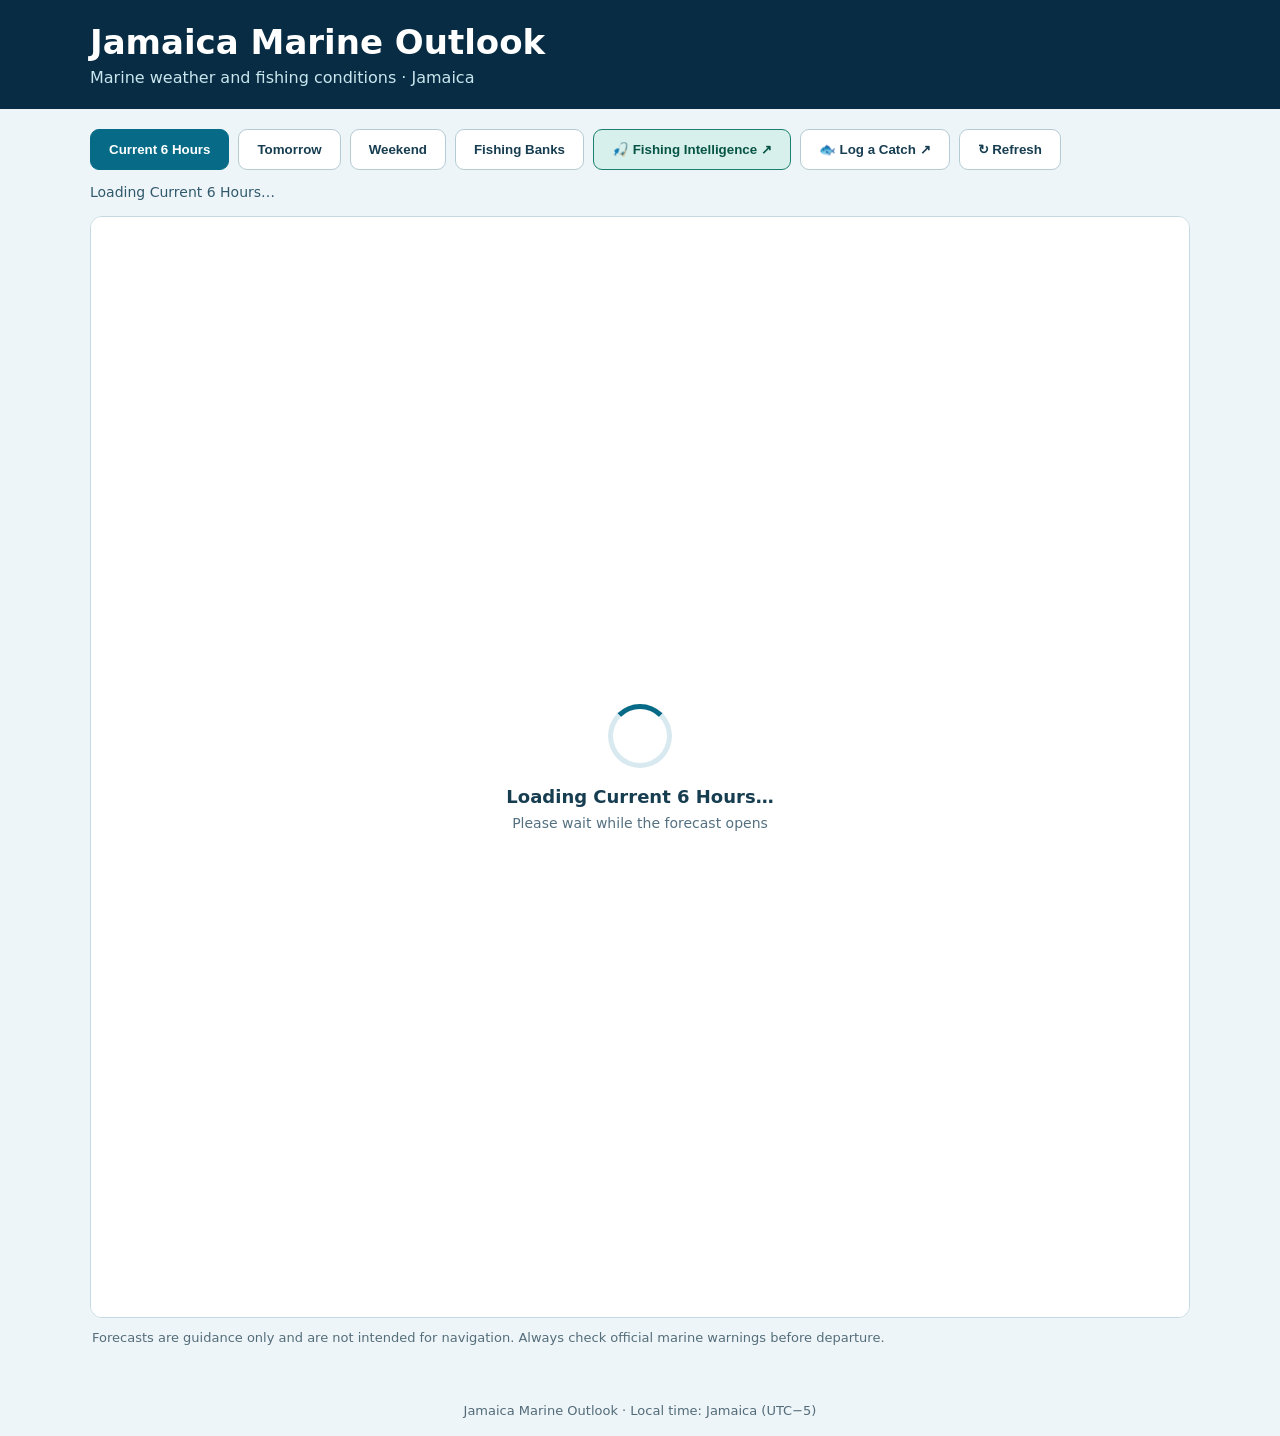
<file: index 6.html>
<!doctype html><html lang="en"><head><meta charset="utf-8"><meta name="viewport" content="width=device-width,initial-scale=1"><meta name="theme-color" content="#082c43"><title>Jamaica Marine Outlook</title><style>body{margin:0;font-family:system-ui,-apple-system,Segoe UI,sans-serif;background:#eef5f8;color:#102c40}header{background:#082c43;color:white;padding:22px max(18px,calc((100vw - 1100px)/2))}header h1{margin:0;font-size:clamp(22px,3vw,34px)}header p{margin:6px 0 0;color:#c9e6ee}.wrap{max-width:1100px;margin:auto;padding:20px 14px}nav{display:flex;flex-wrap:wrap;gap:9px;margin-bottom:14px}.status{margin:0 0 12px;color:#31596c;font-size:14px;min-height:20px}button{border:1px solid #b5cbd4;background:white;color:#173d51;border-radius:9px;padding:12px 18px;cursor:pointer;font-weight:650}button:focus-visible{outline:3px solid #f4b942;outline-offset:2px}button[aria-selected=true]{background:#076b87;color:white;border-color:#076b87}.frame{background:white;border:1px solid #c6d9e1;border-radius:12px;overflow:hidden;min-height:800px}.frame{position:relative}iframe{display:block;width:100%;height:1100px;border:0}.loading-overlay{position:absolute;inset:0;z-index:9999;display:flex;align-items:center;justify-content:center;background:rgba(255,255,255,.96);transition:opacity .2s ease}.loading-overlay[hidden]{display:none}.loading-panel{text-align:center;padding:28px;color:#173d51}.spinner{width:54px;height:54px;margin:0 auto 18px;border:5px solid #d8eaf0;border-top-color:#076b87;border-radius:50%;animation:spin .85s linear infinite}.loading-title{font-size:18px;font-weight:700}.loading-detail{font-size:14px;color:#547081;margin-top:8px}@keyframes spin{to{transform:rotate(360deg)}}@media(prefers-reduced-motion:reduce){.spinner{animation-duration:2.5s}}.notice{font-size:13px;color:#546d7a;margin:12px 2px 20px}.fallback{padding:12px 4px;font-size:14px}a{color:#075f7e}footer{padding:18px;text-align:center;color:#526b79;font-size:13px}
.fishing-intelligence{background:#d7f0eb;border-color:#1b806e;color:#075447;font-weight:750}.fishing-intelligence:hover{background:#bce5db}
/* Alert modal is independent of the forecast iframe and its loading overlay. */
.alert-backdrop{position:fixed;inset:0;z-index:30000;background:rgba(6,22,35,.75);display:flex;align-items:center;justify-content:center;padding:16px}
.alert-backdrop[hidden]{display:none}.alert-card{background:#fff;max-width:650px;width:100%;border-radius:14px;border:4px solid #d99a24;box-shadow:0 20px 70px #0005;padding:24px;max-height:85vh;overflow:auto}.alert-card.red{border-color:#b91c1c}.alert-card h2{margin:0 0 14px;color:#8a5200}.alert-card.red h2{color:#b91c1c}.alert-card p{font-size:17px;line-height:1.55}.alert-meta{font-size:13px;color:#526b79}.alert-actions{display:flex;gap:10px;flex-wrap:wrap;margin-top:18px}.alert-actions button{background:#082c43;color:white}.alert-actions a{padding:12px 8px}
</style></head><body><header><h1>Jamaica Marine Outlook</h1><p>Marine weather and fishing conditions · Jamaica</p></header><main class="wrap"><nav aria-label="Forecast views"><button type="button" data-view="current" aria-selected="true">Current 6 Hours</button><button type="button" data-view="tomorrow" aria-selected="false">Tomorrow</button><button type="button" data-view="weekend" aria-selected="false">Weekend</button><button type="button" data-view="banks" aria-selected="false">Fishing Banks</button><button type="button" id="fishing-intelligence" class="fishing-intelligence" aria-label="Open Fishing Intelligence in a new window">🎣 Fishing Intelligence ↗</button><button type="button" id="catch-log" aria-label="Open Fishing Catch Log in a new window">🐟 Log a Catch ↗</button><button type="button" id="refresh" aria-label="Refresh selected forecast">↻ Refresh</button></nav><p class="status" id="status" role="status" aria-live="polite"></p><div class="frame"><div class="loading-overlay" id="loading-overlay" role="status" aria-live="polite"><div class="loading-panel"><div class="spinner" aria-hidden="true"></div><div class="loading-title" id="loading-title">Loading marine forecast…</div><div class="loading-detail" id="loading-detail">Please wait while the forecast opens</div></div></div><iframe id="forecast" title="Marine weather forecast" loading="eager" referrerpolicy="no-referrer"></iframe></div><p class="notice">Forecasts are guidance only and are not intended for navigation. Always check official marine warnings before departure.</p></main><footer>Jamaica Marine Outlook · Local time: Jamaica (UTC−5)</footer><div id="marine-alert-modal" class="alert-backdrop" hidden role="presentation"><section id="marine-alert-card" class="alert-card" role="alertdialog" aria-modal="true" aria-labelledby="marine-alert-title" aria-describedby="marine-alert-message"><h2 id="marine-alert-title">⚠ Marine Alert in Effect</h2><p id="marine-alert-message"></p><p class="alert-meta" id="marine-alert-issued"></p><div class="alert-actions"><button type="button" id="marine-alert-ack">I Acknowledge</button><a href="https://jamaica.weatherproof.fi/web/website_2014/website_elements/news2.php?type=6" target="_blank" rel="noopener noreferrer">Read full official forecast ↗</a></div></section></div><script>
const BASE='https://script.google.com/macros/s/AKfycbztZnfDMWf24GzQD8dSxQg6HomHdjxCJzdymnmUEs8i4orfSlWkBF4taxenqpLCtCI/exec';
const allowed=['current','tomorrow','weekend','banks'];
const frameHost=document.querySelector('.frame');
const status=document.getElementById('status');
const overlay=document.getElementById('loading-overlay');
const loadingTitle=document.getElementById('loading-title');
const loadingDetail=document.getElementById('loading-detail');
let currentView='';
let requestId=0;
let loadingTimer=null;
let minimumDisplayTimer=null;
const MINIMUM_SPINNER_MS=15000;
function show(view){
  if(!allowed.includes(view))view='current';
  currentView=view;
  const id=++requestId;
  // Unique URL for each navigation prevents browser iframe caching.
  const url=BASE+'?action='+encodeURIComponent(view)+'&hideFooter=1&_reload='+Date.now()+'_'+id;
  const labels={current:'Current 6 Hours',tomorrow:'Tomorrow',weekend:'Weekend',banks:'Fishing Banks'};
  status.textContent='Loading '+labels[view]+'…';
  overlay.hidden=false;
  overlay.style.display='flex';
  overlay.style.opacity='1';
  const startedAt=performance.now();
  loadingTitle.textContent='Loading '+labels[view]+'…';
  loadingDetail.textContent='Please wait while the forecast opens';
  clearTimeout(loadingTimer);
  clearTimeout(minimumDisplayTimer);
  function finishLoading(message){
    if(id!==requestId)return;
    const remaining=Math.max(0,MINIMUM_SPINNER_MS-(performance.now()-startedAt));
    clearTimeout(minimumDisplayTimer);
    minimumDisplayTimer=setTimeout(()=>{
      if(id!==requestId)return;
      overlay.hidden=true;
      overlay.style.display='none';
      status.textContent=message;
    },remaining);
  }
  loadingTimer=setTimeout(()=>{
    finishLoading('The forecast is taking longer than expected. Select Refresh to try again.');
  },30000);
  // Replacing the iframe ensures a fresh navigation even if Google redirects internally.
  const next=document.createElement('iframe');
  next.id='forecast';next.title=labels[view]+' marine weather forecast';
  next.loading='eager';next.referrerPolicy='no-referrer';
  next.addEventListener('load',()=>{
    if(id!==requestId)return;
    clearTimeout(loadingTimer);
    finishLoading('Showing '+labels[view]+'.');
  });
  const previous=frameHost.querySelector('iframe');
  if(previous) previous.replaceWith(next);
  else frameHost.appendChild(next);
  document.querySelectorAll('[data-view]').forEach(b=>b.setAttribute('aria-selected',String(b.dataset.view===view)));
  if(location.hash.slice(1)!==view)history.replaceState(null,'','#'+view);
  // Two paint opportunities ensure the overlay renders before iframe navigation begins.
  requestAnimationFrame(()=>requestAnimationFrame(()=>{if(id===requestId)next.src=url;}));
}
document.querySelectorAll('[data-view]').forEach(b=>b.addEventListener('click',()=>show(b.dataset.view)));
document.getElementById('refresh').addEventListener('click',()=>show(currentView));
 document.getElementById('fishing-intelligence').addEventListener('click',()=>{
   const url='https://fishing.andrewcheeky.com';
   const popup=window.open(url,'FishingIntelligence','popup=yes,width=1180,height=820,resizable=yes,scrollbars=yes');
   if(!popup)window.open(url,'_blank','noopener,noreferrer');
   else popup.focus();
 });
document.getElementById('catch-log').addEventListener('click',()=>{
  const url='https://fishing-logs.andrewcheeky.com';
  const popup=window.open(url,'FishingCatchLog','popup=yes,width=1180,height=820,resizable=yes,scrollbars=yes');
  if(!popup)window.open(url,'_blank','noopener,noreferrer');
  else popup.focus();
});
window.addEventListener('hashchange',()=>show(location.hash.slice(1)));
show(location.hash.slice(1));
// JSONP is used because Google Apps Script's ContentService does not supply
// cross-origin fetch headers for a GitHub Pages site.
function checkMarineAlert(){
  const cb='wxMarineAlertCallback';
  const script=document.createElement('script');
  let finished=false;
  const cleanup=()=>{if(finished)return;finished=true;clearTimeout(timeout);script.remove();try{delete window[cb];}catch(_){window[cb]=undefined;}};
  window[cb]=(data)=>{
    cleanup();
    if(!data||!data.ok||!data.active||!data.message)return;
    if(!['AMBER','RED'].includes(data.level))return;
    const signature=[data.level,data.issued||'',data.message].join('|');
    try{if(sessionStorage.getItem('marineAlertAcknowledged')===signature)return;}catch(_){}
    const modal=document.getElementById('marine-alert-modal');
    const card=document.getElementById('marine-alert-card');
    const ack=document.getElementById('marine-alert-ack');
    card.classList.toggle('red',data.level==='RED');
    document.getElementById('marine-alert-title').textContent='⚠ '+data.level+' MARINE ALERT IN EFFECT';
    document.getElementById('marine-alert-message').textContent=data.message;
    document.getElementById('marine-alert-issued').textContent=(data.issued?'Issued: '+data.issued+' · ':'')+'Source: Jamaica Meteorological Service';
    modal.hidden=false;ack.focus();
    ack.onclick=()=>{try{sessionStorage.setItem('marineAlertAcknowledged',signature);}catch(_){}modal.hidden=true;};
  };
  const timeout=setTimeout(cleanup,12000);
  script.onerror=cleanup;
  script.src=BASE+'?action=marineAlert&callback='+cb+'&_t='+Date.now();
  document.head.appendChild(script);
}
checkMarineAlert();
</script></body></html>
</file>
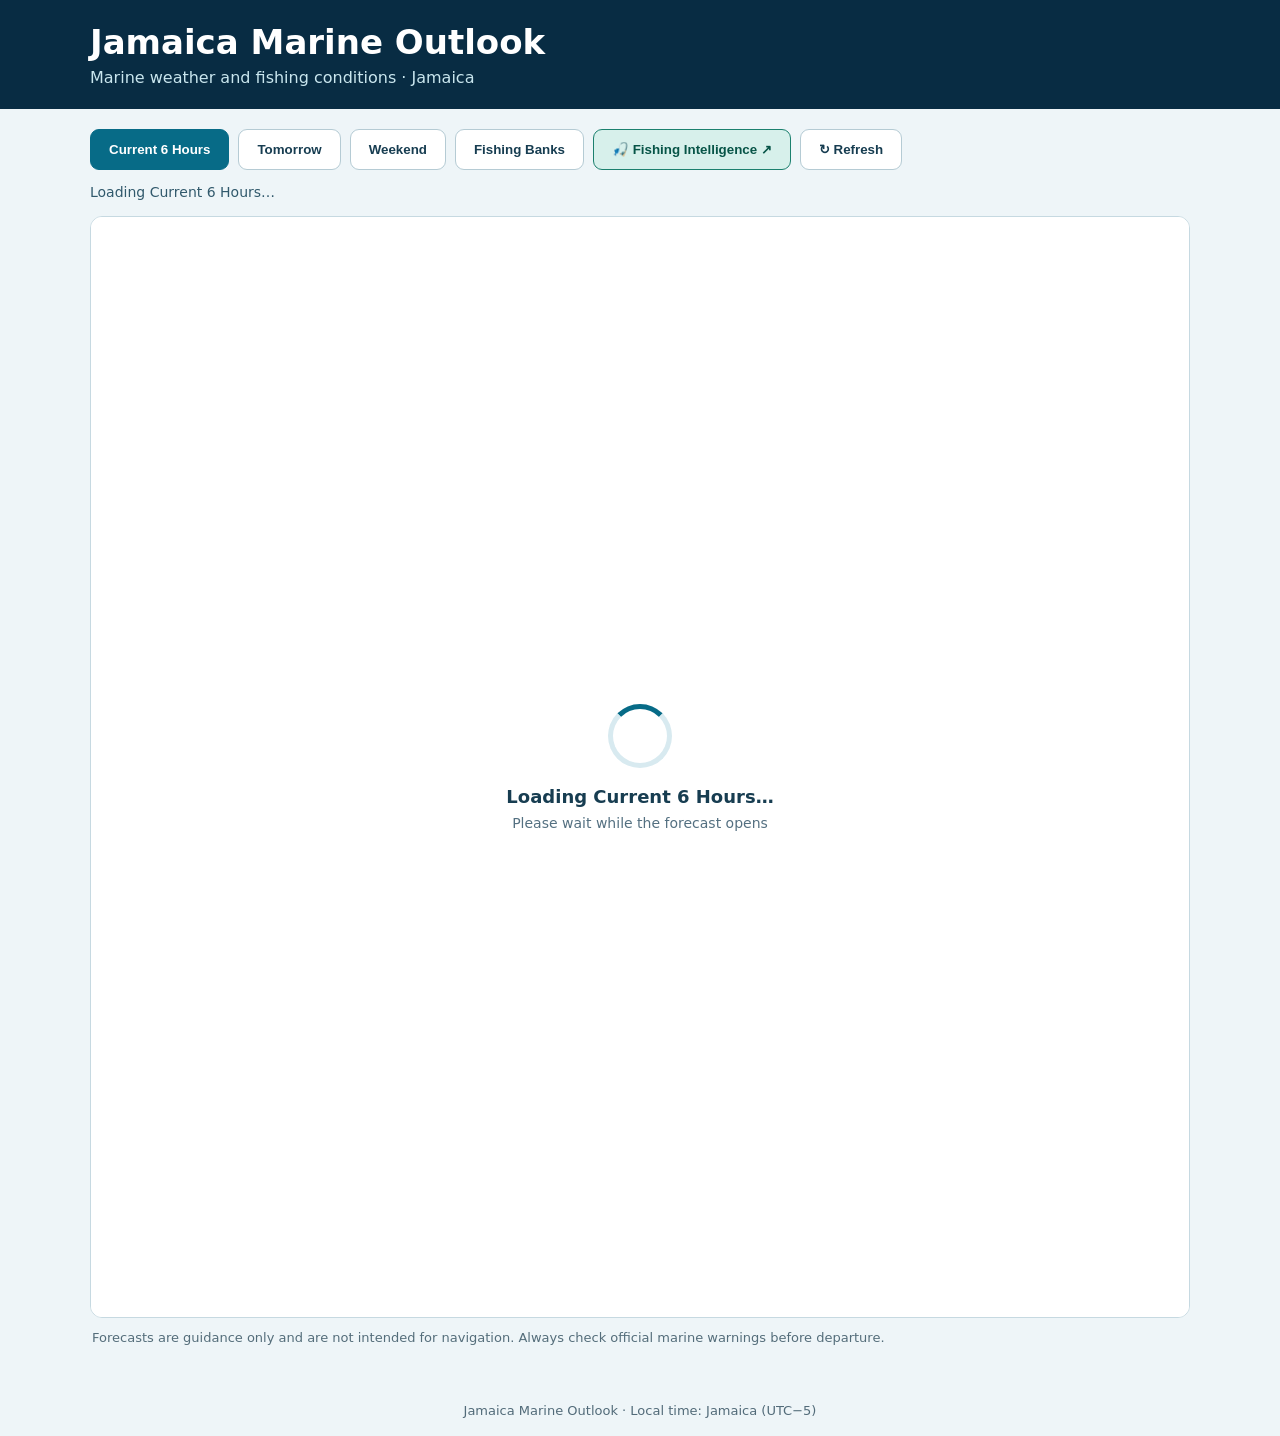
<file: indexold.html>
<!doctype html><html lang="en"><head><meta charset="utf-8"><meta name="viewport" content="width=device-width,initial-scale=1"><meta name="theme-color" content="#082c43"><title>Jamaica Marine Outlook</title><style>body{margin:0;font-family:system-ui,-apple-system,Segoe UI,sans-serif;background:#eef5f8;color:#102c40}header{background:#082c43;color:white;padding:22px max(18px,calc((100vw - 1100px)/2))}header h1{margin:0;font-size:clamp(22px,3vw,34px)}header p{margin:6px 0 0;color:#c9e6ee}.wrap{max-width:1100px;margin:auto;padding:20px 14px}nav{display:flex;flex-wrap:wrap;gap:9px;margin-bottom:14px}.status{margin:0 0 12px;color:#31596c;font-size:14px;min-height:20px}button{border:1px solid #b5cbd4;background:white;color:#173d51;border-radius:9px;padding:12px 18px;cursor:pointer;font-weight:650}button:focus-visible{outline:3px solid #f4b942;outline-offset:2px}button[aria-selected=true]{background:#076b87;color:white;border-color:#076b87}.frame{background:white;border:1px solid #c6d9e1;border-radius:12px;overflow:hidden;min-height:800px}.frame{position:relative}iframe{display:block;width:100%;height:1100px;border:0}.loading-overlay{position:absolute;inset:0;z-index:9999;display:flex;align-items:center;justify-content:center;background:rgba(255,255,255,.96);transition:opacity .2s ease}.loading-overlay[hidden]{display:none}.loading-panel{text-align:center;padding:28px;color:#173d51}.spinner{width:54px;height:54px;margin:0 auto 18px;border:5px solid #d8eaf0;border-top-color:#076b87;border-radius:50%;animation:spin .85s linear infinite}.loading-title{font-size:18px;font-weight:700}.loading-detail{font-size:14px;color:#547081;margin-top:8px}@keyframes spin{to{transform:rotate(360deg)}}@media(prefers-reduced-motion:reduce){.spinner{animation-duration:2.5s}}.notice{font-size:13px;color:#546d7a;margin:12px 2px 20px}.fallback{padding:12px 4px;font-size:14px}a{color:#075f7e}footer{padding:18px;text-align:center;color:#526b79;font-size:13px}
.fishing-intelligence{background:#d7f0eb;border-color:#1b806e;color:#075447;font-weight:750}.fishing-intelligence:hover{background:#bce5db}
/* Alert modal is independent of the forecast iframe and its loading overlay. */
.alert-backdrop{position:fixed;inset:0;z-index:30000;background:rgba(6,22,35,.75);display:flex;align-items:center;justify-content:center;padding:16px}
.alert-backdrop[hidden]{display:none}.alert-card{background:#fff;max-width:650px;width:100%;border-radius:14px;border:4px solid #d99a24;box-shadow:0 20px 70px #0005;padding:24px;max-height:85vh;overflow:auto}.alert-card.red{border-color:#b91c1c}.alert-card h2{margin:0 0 14px;color:#8a5200}.alert-card.red h2{color:#b91c1c}.alert-card p{font-size:17px;line-height:1.55}.alert-meta{font-size:13px;color:#526b79}.alert-actions{display:flex;gap:10px;flex-wrap:wrap;margin-top:18px}.alert-actions button{background:#082c43;color:white}.alert-actions a{padding:12px 8px}
</style></head><body><header><h1>Jamaica Marine Outlook</h1><p>Marine weather and fishing conditions · Jamaica</p></header><main class="wrap"><nav aria-label="Forecast views"><button type="button" data-view="current" aria-selected="true">Current 6 Hours</button><button type="button" data-view="tomorrow" aria-selected="false">Tomorrow</button><button type="button" data-view="weekend" aria-selected="false">Weekend</button><button type="button" data-view="banks" aria-selected="false">Fishing Banks</button><button type="button" id="fishing-intelligence" class="fishing-intelligence" aria-label="Open Fishing Intelligence in a new window">🎣 Fishing Intelligence ↗</button><button type="button" id="refresh" aria-label="Refresh selected forecast">↻ Refresh</button></nav><p class="status" id="status" role="status" aria-live="polite"></p><div class="frame"><div class="loading-overlay" id="loading-overlay" role="status" aria-live="polite"><div class="loading-panel"><div class="spinner" aria-hidden="true"></div><div class="loading-title" id="loading-title">Loading marine forecast…</div><div class="loading-detail" id="loading-detail">Please wait while the forecast opens</div></div></div><iframe id="forecast" title="Marine weather forecast" loading="eager" referrerpolicy="no-referrer"></iframe></div><p class="notice">Forecasts are guidance only and are not intended for navigation. Always check official marine warnings before departure.</p></main><footer>Jamaica Marine Outlook · Local time: Jamaica (UTC−5)</footer><div id="marine-alert-modal" class="alert-backdrop" hidden role="presentation"><section id="marine-alert-card" class="alert-card" role="alertdialog" aria-modal="true" aria-labelledby="marine-alert-title" aria-describedby="marine-alert-message"><h2 id="marine-alert-title">⚠ Marine Alert in Effect</h2><p id="marine-alert-message"></p><p class="alert-meta" id="marine-alert-issued"></p><div class="alert-actions"><button type="button" id="marine-alert-ack">I Acknowledge</button><a href="https://jamaica.weatherproof.fi/web/website_2014/website_elements/news2.php?type=6" target="_blank" rel="noopener noreferrer">Read full official forecast ↗</a></div></section></div><script>
const BASE='https://script.google.com/macros/s/AKfycbztZnfDMWf24GzQD8dSxQg6HomHdjxCJzdymnmUEs8i4orfSlWkBF4taxenqpLCtCI/exec';
const allowed=['current','tomorrow','weekend','banks'];
const frameHost=document.querySelector('.frame');
const status=document.getElementById('status');
const overlay=document.getElementById('loading-overlay');
const loadingTitle=document.getElementById('loading-title');
const loadingDetail=document.getElementById('loading-detail');
let currentView='';
let requestId=0;
let loadingTimer=null;
let minimumDisplayTimer=null;
const MINIMUM_SPINNER_MS=15000;
function show(view){
  if(!allowed.includes(view))view='current';
  currentView=view;
  const id=++requestId;
  // Unique URL for each navigation prevents browser iframe caching.
  const url=BASE+'?action='+encodeURIComponent(view)+'&hideFooter=1&_reload='+Date.now()+'_'+id;
  const labels={current:'Current 6 Hours',tomorrow:'Tomorrow',weekend:'Weekend',banks:'Fishing Banks'};
  status.textContent='Loading '+labels[view]+'…';
  overlay.hidden=false;
  overlay.style.display='flex';
  overlay.style.opacity='1';
  const startedAt=performance.now();
  loadingTitle.textContent='Loading '+labels[view]+'…';
  loadingDetail.textContent='Please wait while the forecast opens';
  clearTimeout(loadingTimer);
  clearTimeout(minimumDisplayTimer);
  function finishLoading(message){
    if(id!==requestId)return;
    const remaining=Math.max(0,MINIMUM_SPINNER_MS-(performance.now()-startedAt));
    clearTimeout(minimumDisplayTimer);
    minimumDisplayTimer=setTimeout(()=>{
      if(id!==requestId)return;
      overlay.hidden=true;
      overlay.style.display='none';
      status.textContent=message;
    },remaining);
  }
  loadingTimer=setTimeout(()=>{
    finishLoading('The forecast is taking longer than expected. Select Refresh to try again.');
  },30000);
  // Replacing the iframe ensures a fresh navigation even if Google redirects internally.
  const next=document.createElement('iframe');
  next.id='forecast';next.title=labels[view]+' marine weather forecast';
  next.loading='eager';next.referrerPolicy='no-referrer';
  next.addEventListener('load',()=>{
    if(id!==requestId)return;
    clearTimeout(loadingTimer);
    finishLoading('Showing '+labels[view]+'.');
  });
  const previous=frameHost.querySelector('iframe');
  if(previous) previous.replaceWith(next);
  else frameHost.appendChild(next);
  document.querySelectorAll('[data-view]').forEach(b=>b.setAttribute('aria-selected',String(b.dataset.view===view)));
  if(location.hash.slice(1)!==view)history.replaceState(null,'','#'+view);
  // Two paint opportunities ensure the overlay renders before iframe navigation begins.
  requestAnimationFrame(()=>requestAnimationFrame(()=>{if(id===requestId)next.src=url;}));
}
document.querySelectorAll('[data-view]').forEach(b=>b.addEventListener('click',()=>show(b.dataset.view)));
document.getElementById('refresh').addEventListener('click',()=>show(currentView));
 document.getElementById('fishing-intelligence').addEventListener('click',()=>{
   const url='https://fishing.andrewcheeky.com';
   const popup=window.open(url,'FishingIntelligence','popup=yes,width=1180,height=820,resizable=yes,scrollbars=yes');
   if(!popup)window.open(url,'_blank','noopener,noreferrer');
   else popup.focus();
 });
window.addEventListener('hashchange',()=>show(location.hash.slice(1)));
show(location.hash.slice(1));
// JSONP is used because Google Apps Script's ContentService does not supply
// cross-origin fetch headers for a GitHub Pages site.
function checkMarineAlert(){
  const cb='wxMarineAlertCallback';
  const script=document.createElement('script');
  let finished=false;
  const cleanup=()=>{if(finished)return;finished=true;clearTimeout(timeout);script.remove();try{delete window[cb];}catch(_){window[cb]=undefined;}};
  window[cb]=(data)=>{
    cleanup();
    if(!data||!data.ok||!data.active||!data.message)return;
    if(!['AMBER','RED'].includes(data.level))return;
    const signature=[data.level,data.issued||'',data.message].join('|');
    try{if(sessionStorage.getItem('marineAlertAcknowledged')===signature)return;}catch(_){}
    const modal=document.getElementById('marine-alert-modal');
    const card=document.getElementById('marine-alert-card');
    const ack=document.getElementById('marine-alert-ack');
    card.classList.toggle('red',data.level==='RED');
    document.getElementById('marine-alert-title').textContent='⚠ '+data.level+' MARINE ALERT IN EFFECT';
    document.getElementById('marine-alert-message').textContent=data.message;
    document.getElementById('marine-alert-issued').textContent=(data.issued?'Issued: '+data.issued+' · ':'')+'Source: Jamaica Meteorological Service';
    modal.hidden=false;ack.focus();
    ack.onclick=()=>{try{sessionStorage.setItem('marineAlertAcknowledged',signature);}catch(_){}modal.hidden=true;};
  };
  const timeout=setTimeout(cleanup,12000);
  script.onerror=cleanup;
  script.src=BASE+'?action=marineAlert&callback='+cb+'&_t='+Date.now();
  document.head.appendChild(script);
}
checkMarineAlert();
</script></body></html>
</file>
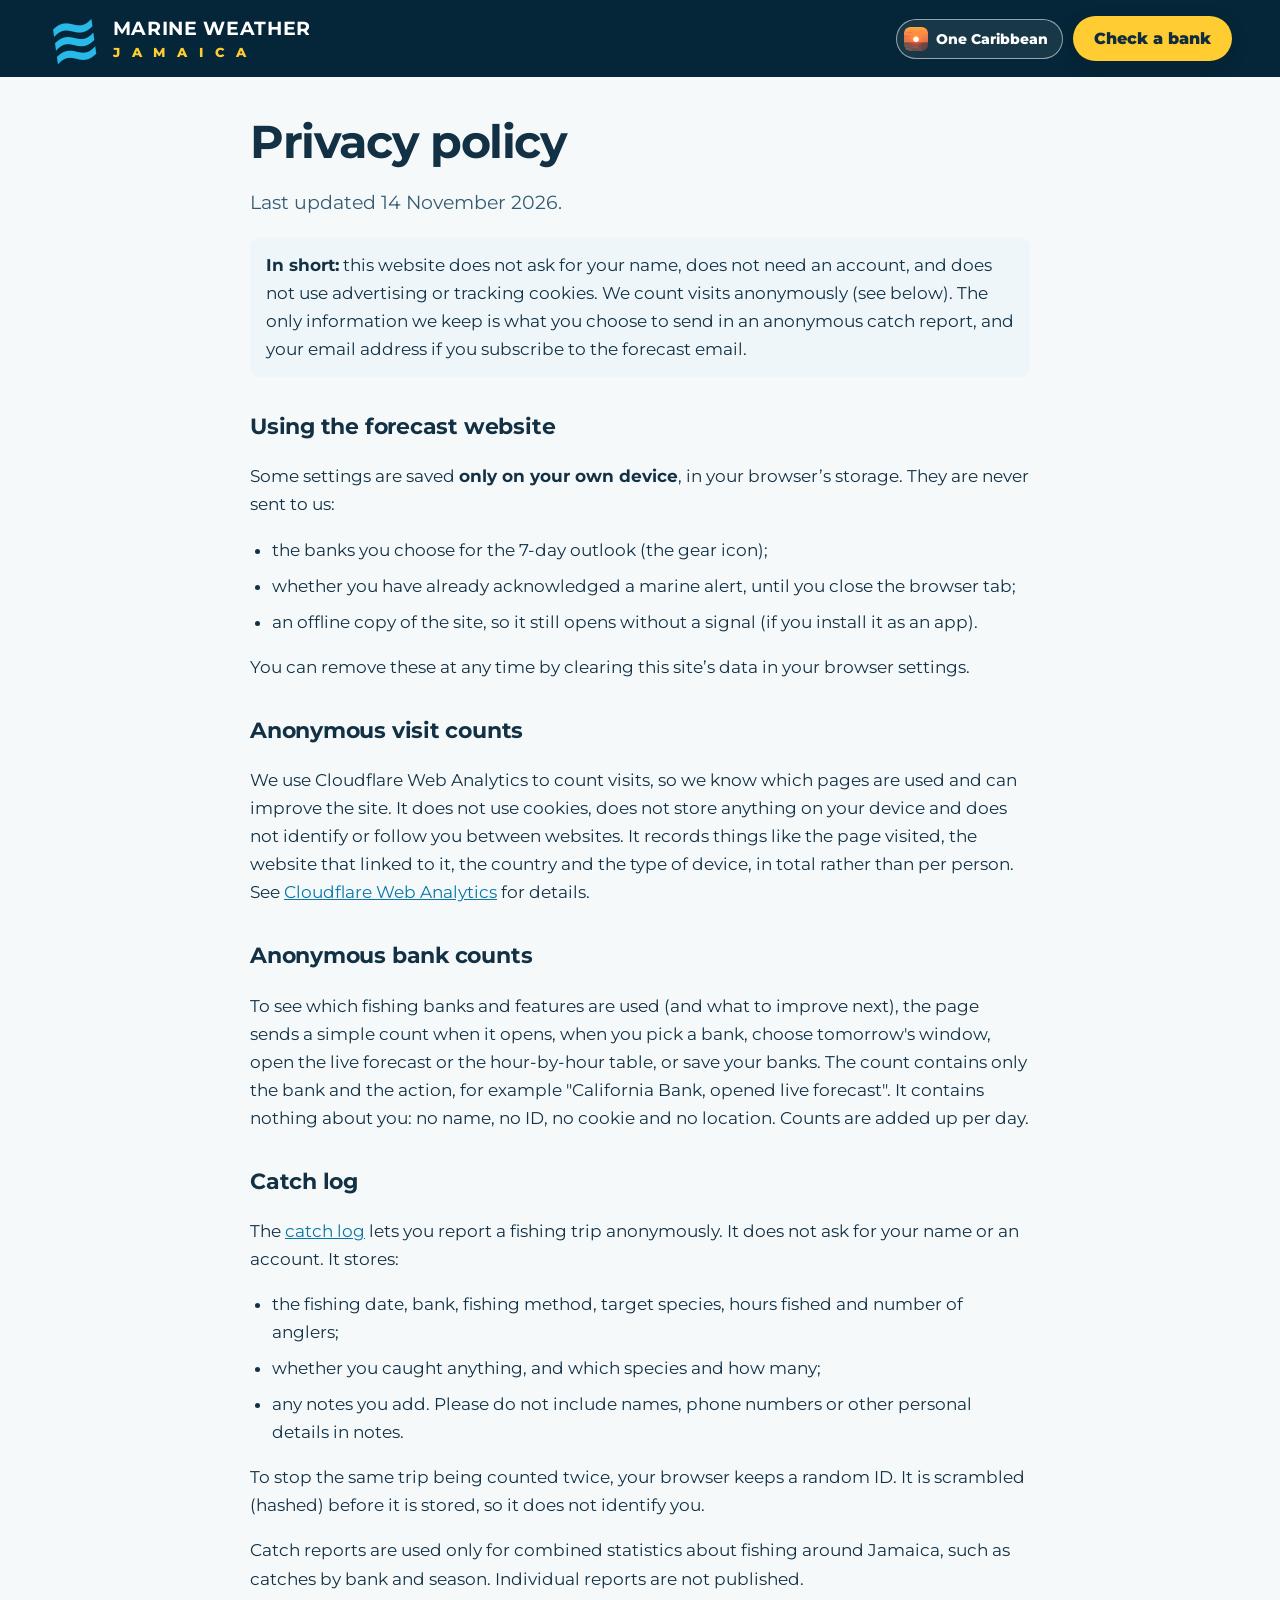
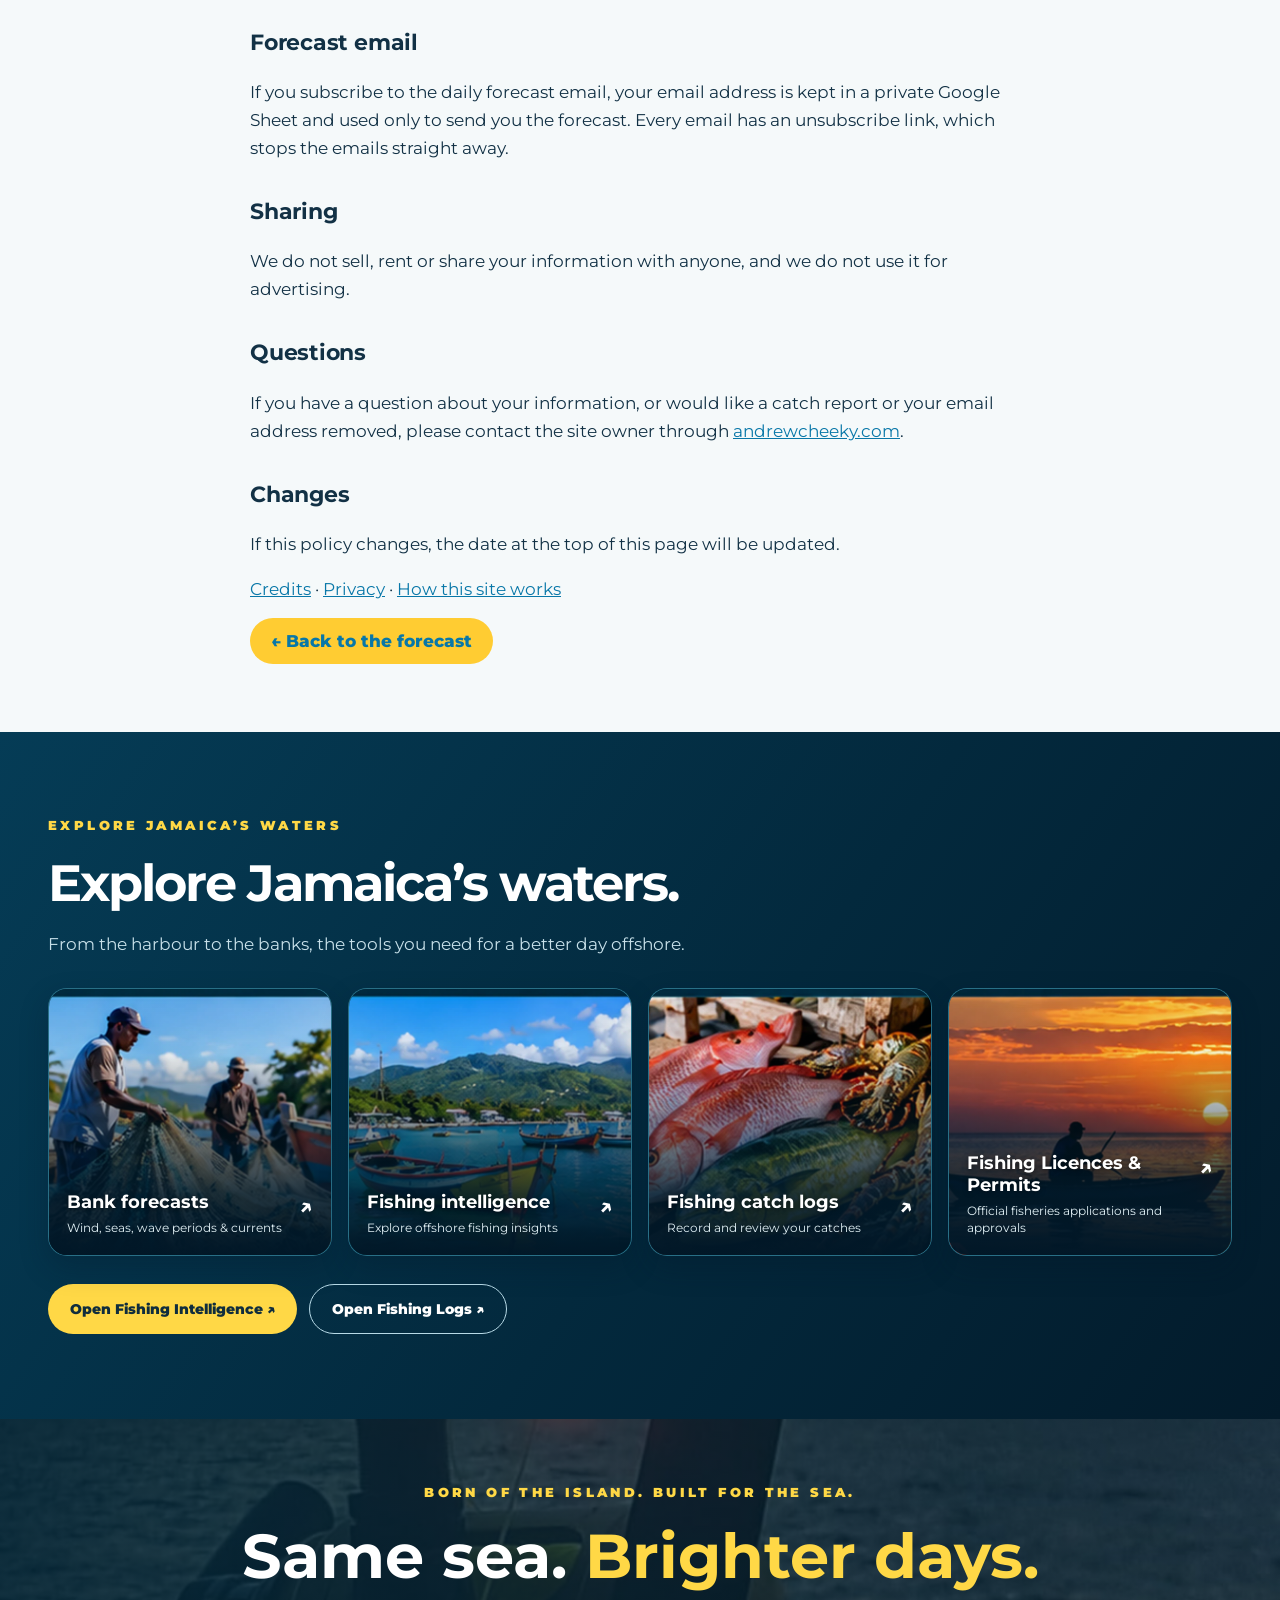
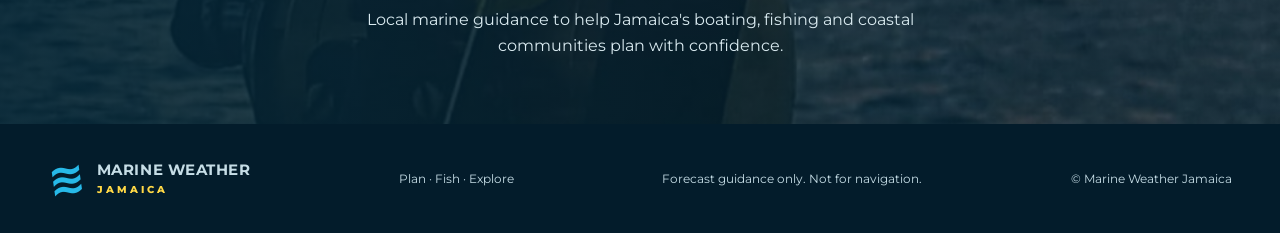
<file: privacy.html>
<!doctype html>
<html lang="en">
<head>
<meta charset="utf-8">
<meta name="viewport" content="width=device-width,initial-scale=1">
<meta name="theme-color" content="#052638">
<meta name="description" content="Privacy policy for Marine Weather Jamaica.">
<title>Privacy | Marine Weather Jamaica</title>
<link rel="preload" href="assets/fonts/montserrat-latin.woff" as="font" type="font/woff" crossorigin>
<link rel="stylesheet" href="assets/landing.css?v=8.0.0">
<link rel="stylesheet" href="assets/forecast.css?v=9.2.2">
<link rel="manifest" href="manifest.webmanifest">
<link rel="icon" type="image/png" sizes="192x192" href="icons/icon-192.png">
<style>
  .doc-header{position:static;background:var(--navy,#052638)}
  .doc{max-width:820px;margin:0 auto;padding:40px 20px 60px;color:var(--mw-ink);line-height:1.65;font-size:17px}
  .doc h1{font-size:clamp(30px,5vw,46px);line-height:1.1;letter-spacing:-.03em;margin:0 0 12px}
  .doc h2{font-size:22px;margin:32px 0 8px;letter-spacing:-.01em}
  .doc .lede{font-size:19px;color:var(--mw-ink-2)}
  .doc table{border-collapse:collapse;width:100%;font-size:15.5px;margin:12px 0}
  .doc th,.doc td{text-align:left;padding:10px;border-bottom:1px solid var(--mw-line);vertical-align:top}
  .doc thead th{font-size:13px;text-transform:uppercase;letter-spacing:.05em;color:var(--mw-muted)}
  .doc .rating-pill{min-width:0;display:inline-flex;flex-direction:row;gap:4px;padding:2px 8px;font-size:12.5px;vertical-align:1px}
  .doc .rating-pill::before{display:none}
  .doc li{margin-bottom:8px}
  .doc .callout{background:var(--mw-red-bg);border-left:6px solid var(--mw-red);padding:14px 16px;border-radius:10px;margin:18px 0}
  .doc .note{background:var(--mw-tint);padding:14px 16px;border-radius:10px}
  .doc a{color:#0877a8}
  .doc ul{padding-left:22px}
  .table-wrap{overflow-x:auto}
</style>
</head>
<body>
<header class="site-header doc-header">
  <a href="./" class="brand" aria-label="Marine Weather Jamaica home"><span class="brand-wave" aria-hidden="true">≋</span><span><strong>MARINE WEATHER</strong><small>J A M A I C A</small></span></a>
  <nav class="header-actions" aria-label="Quick actions"><a class="nav-home" href="https://islandsoutside.com/" aria-label="One Caribbean We Outside home"><img src="assets/one-caribbean.png" alt="" aria-hidden="true" width="24" height="24"><span>One Caribbean</span></a><a class="nav-cta check-conditions-cta" href="./#bank-snapshots">Check a bank</a></nav>
</header>

<main class="doc">
  <h1>Privacy policy</h1>
  <p class="lede">Last updated 14 November 2026.</p>
  <p class="note"><strong>In short:</strong> this website does not ask for your name, does not need an account, and does not use advertising or tracking cookies. We count visits anonymously (see below). The only information we keep is what you choose to send in an anonymous catch report, and your email address if you subscribe to the forecast email.</p>

  <h2>Using the forecast website</h2>
  <p>Some settings are saved <strong>only on your own device</strong>, in your browser’s storage. They are never sent to us:</p>
  <ul>
    <li>the banks you choose for the 7-day outlook (the gear icon);</li>
    <li>whether you have already acknowledged a marine alert, until you close the browser tab;</li>
    <li>an offline copy of the site, so it still opens without a signal (if you install it as an app).</li>
  </ul>
  <p>You can remove these at any time by clearing this site’s data in your browser settings.</p>

  <h2>Anonymous visit counts</h2>
  <p>We use Cloudflare Web Analytics to count visits, so we know which pages are used and can improve the site. It does not use cookies, does not store anything on your device and does not identify or follow you between websites. It records things like the page visited, the website that linked to it, the country and the type of device, in total rather than per person. See <a href="https://www.cloudflare.com/web-analytics/">Cloudflare Web Analytics</a> for details.</p>

  <h2>Anonymous bank counts</h2>
  <p>To see which fishing banks and features are used (and what to improve next), the page sends a simple count when it opens, when you pick a bank, choose tomorrow's window, open the live forecast or the hour-by-hour table, or save your banks. The count contains only the bank and the action, for example "California Bank, opened live forecast". It contains nothing about you: no name, no ID, no cookie and no location. Counts are added up per day.</p>
  <h2>Catch log</h2>
  <p>The <a href="https://fishing-logs.andrewcheeky.com/" target="_blank" rel="noopener noreferrer">catch log</a> lets you report a fishing trip anonymously. It does not ask for your name or an account. It stores:</p>
  <ul>
    <li>the fishing date, bank, fishing method, target species, hours fished and number of anglers;</li>
    <li>whether you caught anything, and which species and how many;</li>
    <li>any notes you add. Please do not include names, phone numbers or other personal details in notes.</li>
  </ul>
  <p>To stop the same trip being counted twice, your browser keeps a random ID. It is scrambled (hashed) before it is stored, so it does not identify you.</p>
  <p>Catch reports are used only for combined statistics about fishing around Jamaica, such as catches by bank and season. Individual reports are not published.</p>

  <h2>Forecast email</h2>
  <p>If you subscribe to the daily forecast email, your email address is kept in a private Google Sheet and used only to send you the forecast. Every email has an unsubscribe link, which stops the emails straight away.</p>

  <h2>Sharing</h2>
  <p>We do not sell, rent or share your information with anyone, and we do not use it for advertising.</p>

  <h2>Questions</h2>
  <p>If you have a question about your information, or would like a catch report or your email address removed, please contact the site owner through <a href="https://andrewcheeky.com/" target="_blank" rel="noopener noreferrer">andrewcheeky.com</a>.</p>

  <h2>Changes</h2>
  <p>If this policy changes, the date at the top of this page will be updated.</p>
  <p class="doc-links"><a href="credits.html">Credits</a> · <a href="privacy.html">Privacy</a> · <a href="how-to-read.html">How this site works</a></p>
  <p style="margin-top:24px"><a class="nav-cta" href="./">← Back to the forecast</a></p>
</main>

<div id="marine-shared-footer"></div>
<script src="assets/pwa.js?v=8.0.0" defer></script>
<script src="assets/shared-footer.js?v=8.0.1" defer></script>
<!-- Cloudflare Web Analytics: anonymous visit counts, no cookies --><script type='module' src='https://static.cloudflareinsights.com/beacon.min.js' data-cf-beacon='{"token": "f98ab5f756da402a9d3aa923df393462"}'></script><!-- End Cloudflare Web Analytics -->
</body>
</html>
</file>
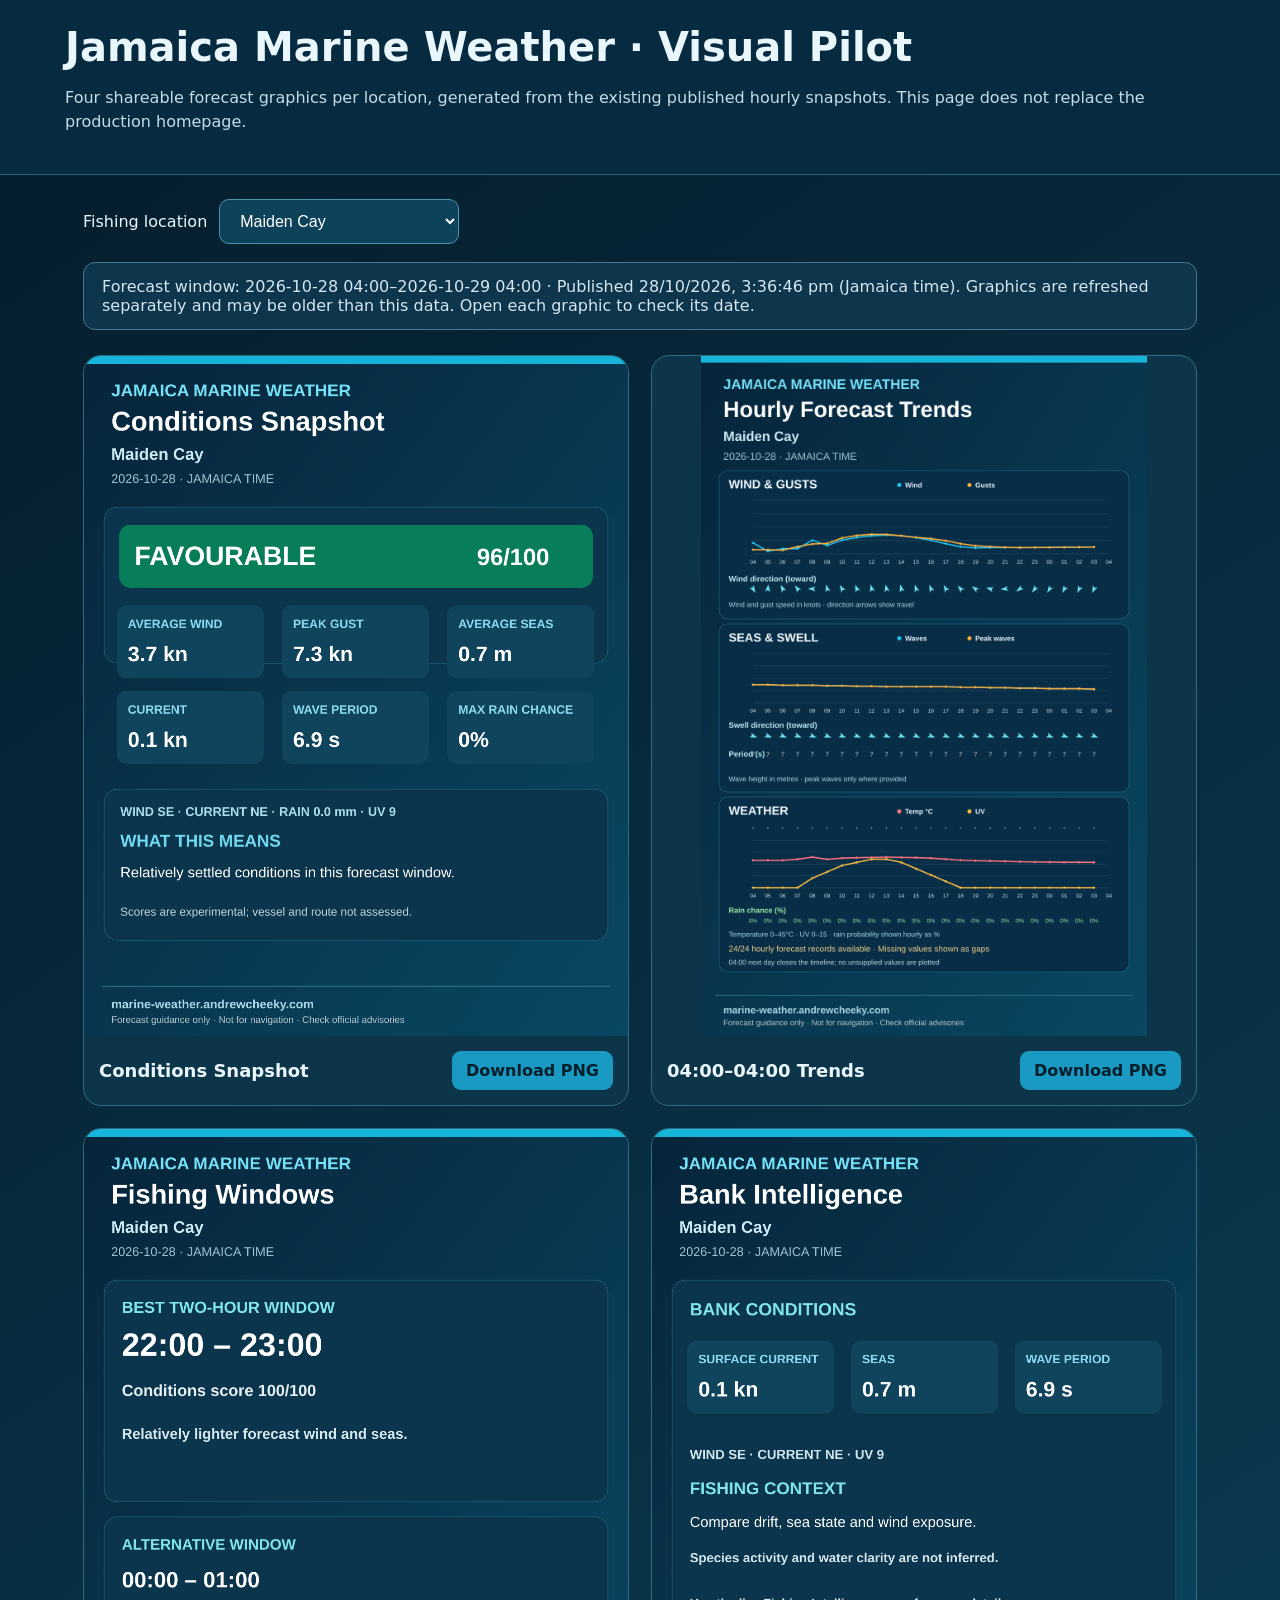
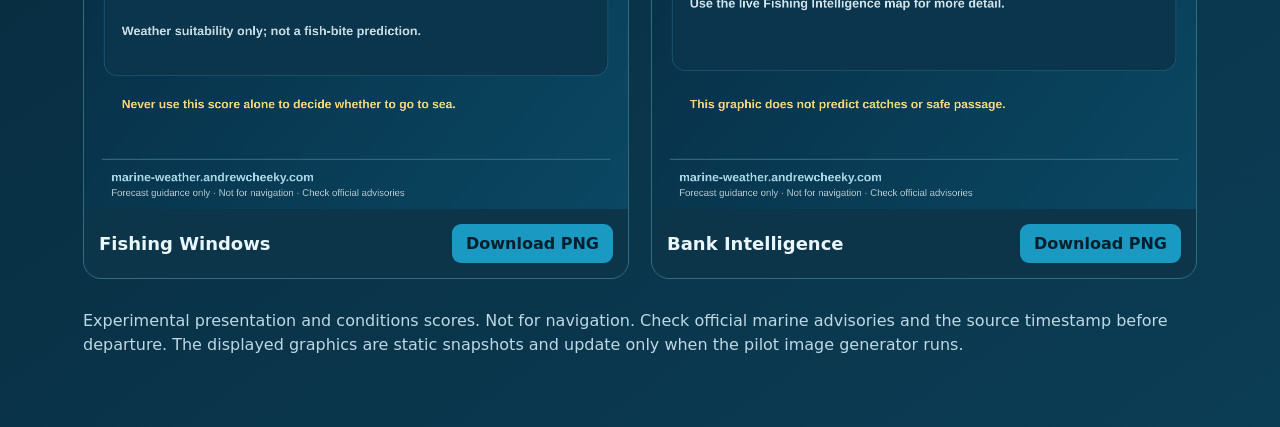
<file: test.html>
<!doctype html><html lang="en"><head><meta charset="utf-8"><meta name="viewport" content="width=device-width, initial-scale=1"><title>Marine Weather · Visual Pilot</title><meta name="robots" content="noindex,nofollow"><style>
:root{font-family:system-ui,-apple-system,Segoe UI,sans-serif;color:#e9f7fc;background:#061f30}*{box-sizing:border-box}body{margin:0;background:linear-gradient(145deg,#051c2b,#0b3d55);min-height:100vh}header{padding:24px max(18px,calc((100vw - 1150px)/2));border-bottom:1px solid #26617a;background:#062a40}header h1{margin:0;font-size:clamp(25px,4vw,40px)}header p{color:#c5dce7;line-height:1.5}main{max-width:1150px;margin:auto;padding:24px 18px 70px}.toolbar{display:flex;gap:12px;flex-wrap:wrap;align-items:center;margin-bottom:18px}select{padding:12px 16px;background:#0e415a;color:white;border:1px solid #4a95ad;border-radius:10px;font-size:16px}.notice{padding:14px 18px;border:1px solid #49778a;border-radius:12px;background:#0d354b;margin:15px 0 25px;color:#d3e7ef}.cards{display:grid;grid-template-columns:repeat(2,minmax(0,1fr));gap:22px}.card{background:#0c354a;border:1px solid #316c81;border-radius:18px;overflow:hidden}.card img{width:100%;display:block;aspect-ratio:4/5;object-fit:contain}.info{padding:15px;display:flex;justify-content:space-between;align-items:center;gap:10px;flex-wrap:wrap}.info strong{font-size:18px}a.download{background:#1a9ac2;color:#001f2c;text-decoration:none;border-radius:9px;padding:10px 14px;font-weight:700}footer{margin-top:30px;color:#bed8e4;line-height:1.5}@media(max-width:650px){.cards{grid-template-columns:1fr}.info strong{font-size:16px}}
</style></head><body><header><h1>Jamaica Marine Weather · Visual Pilot</h1><p>Four shareable forecast graphics per location, generated from the existing published hourly snapshots. This page does not replace the production homepage.</p></header><main><div class="toolbar"><label for="location">Fishing location</label><select id="location"><option value="maiden">Maiden Cay</option><option value="bowditch">Mackerel (Bowditch) Bank</option><option value="california">California Bank</option></select></div><div id="status" class="notice" aria-live="polite">Loading published forecast information…</div><div id="cards" class="cards"></div><footer>Experimental presentation and conditions scores. Not for navigation. Check official marine advisories and the source timestamp before departure. The displayed graphics are static snapshots and update only when the pilot image generator runs.</footer></main><script>
const types=[['snapshot','Conditions Snapshot'],['trends','04:00–04:00 Trends'],['windows','Fishing Windows'],['intelligence','Bank Intelligence']];const sel=document.querySelector('#location'),cards=document.querySelector('#cards'),status=document.querySelector('#status');
async function update(){const key=sel.value;cards.replaceChildren();for(const [type,title] of types){const article=document.createElement('article');article.className='card';const image=document.createElement('img');image.src=`pilot/generated/${key}-${type}.png`;image.alt=title+' for '+sel.selectedOptions[0].text;image.loading='lazy';const info=document.createElement('div');info.className='info';const label=document.createElement('strong');label.textContent=title;const link=document.createElement('a');link.className='download';link.href=image.src;link.download=`marine-weather-${key}-${type}.png`;link.textContent='Download PNG';info.append(label,link);article.append(image,info);cards.append(article)}try{const r=await fetch(`pilot/cache/${key}-24h.json`,{cache:'no-store'});if(!r.ok)throw Error('Forecast metadata unavailable');const d=await r.json();status.textContent=`Forecast window: ${d.day} 04:00–${d.through} 04:00 · Published ${d.published_at?new Date(d.published_at).toLocaleString('en-JM',{timeZone:'America/Jamaica'}):'time unavailable'} (Jamaica time). Graphics are refreshed separately and may be older than this data. Open each graphic to check its date.`}catch(e){status.textContent='Forecast metadata unavailable. Check dates on the individual graphics and official marine advisories.'}}sel.addEventListener('change',update);update();
</script></body></html>
</file>
<file: assets/pwa.css>
/* PWA status; scoped to avoid changing the existing design */
.pwa-offline-notice{position:sticky;top:0;z-index:1000;background:#ffe6a3;color:#352800;padding:12px max(20px,calc((100vw - 1400px)/2));font:600 14px/1.5 system-ui,sans-serif;text-align:center}
.pwa-offline-notice[hidden]{display:none!important}
</file>
<file: preview/light-theme.css>
/* Isolated light colour treatment for the live homepage. No markup or data changes. */
:root{--navy:#0b3d91;--deep:#082e68;--cyan:#00a8dc;--yellow:#ffc107;--ink:#102a4a;--green:#16a765}
html{background:#f3f8f9}
body{background:linear-gradient(180deg,#e7f7ff 0%,#f6fbff 500px,#f3f8f9 100%);color:#102a4a}
.theme-preview-banner{position:relative;z-index:20;background:#e9f9ff;color:#064f78;text-align:center;padding:9px 15px;font:800 12px/1.5 system-ui,sans-serif;letter-spacing:.04em;border-bottom:1px solid #b6e5f6}
.theme-preview-banner a{color:#075eb1;margin-left:12px;text-decoration:underline;text-underline-offset:3px}
.site-header{position:relative;background:#fff;color:#0b3d91;box-shadow:0 4px 18px #0b3d9114;border-bottom:1px solid #cfe7f2;padding-top:18px;padding-bottom:18px}
.brand-wave{color:#009fe3}.brand small{color:#0072bc}
.nav-cta{background:#0875d1;color:#fff;box-shadow:0 3px 12px #0b3d9120}
.site-header .header-actions .catch-log-cta{background:#00a9a4;color:#fff;box-shadow:0 4px 14px #00a9a420}
.site-header .header-actions .catch-log-cta:hover{background:#008f8a}
.hero{background:#e9f7ff url('/assets/jamaica-sea-sunset.jpg') center 44%/cover no-repeat;color:#092b4e;min-height:690px}
.hero-overlay{background:linear-gradient(90deg,rgba(245,252,255,.95),rgba(245,252,255,.87) 46%,rgba(245,252,255,.58)),linear-gradient(0deg,rgba(233,248,255,.9),transparent 45%)}
.hero-content{padding-top:72px;padding-bottom:105px}
.eyebrow,.hero h1 em{color:#0077c9}.hero h1{color:#0a3268}.lead{color:#2c536d}
.poster-panel{background:#fff;border:1px solid #b7ddec;box-shadow:0 15px 42px #174f761f}
.poster-caption{color:#48677c}.poster-caption a{color:#006fc7}.poster-fallback{color:#294b60}
.hero-bottom{color:#234c67}.hero-bottom b{color:#00a3ca}.hero-bottom a{color:#0069bd}
.bank-snapshots{background:linear-gradient(180deg,#f8fcff,#e9f7ff)}
.section-intro h2{color:#0a3268}.section-intro p:not(.eyebrow){color:#4d6c80}
.bank-snapshot-shell,.forecast-shell{background:#fff;border-color:#c7e2ee;box-shadow:0 14px 36px #0a3b6112}
.bank-toolbar,.bank-content,.bank-display{color:#143b56}
.bank-toolbar select,.bank-toolbar label,.bank-live{color:#0b4c7b}
.bank-note{color:#527083}
.seven-day-select{color:#102a4a}
.seven-day-explanation{color:#35576b!important}
.poster-panel .seven-day-select button{color:#123b60}
.poster-panel .seven-day-select button[aria-pressed="true"],.poster-panel .seven-day-select button[aria-selected="true"]{background:#0875d1;color:#fff}
#marine-shared-footer{background:#f3f8f9}
button:focus-visible,a:focus-visible,select:focus-visible{outline:3px solid #0077c9;outline-offset:3px}
@media(max-width:700px){.theme-preview-banner{font-size:10px}.theme-preview-banner a{display:inline-block;margin-left:5px}.hero-content{padding:38px 18px 92px}.hero h1{font-size:clamp(38px,10vw,60px)}.poster-panel{justify-self:stretch;max-width:100%}.site-header{padding:18px 16px}}
</file>
<file: assets/landing.css>
:root{--navy:#052638;--deep:#031b2b;--cyan:#5dd4ec;--yellow:#ffd846;--ink:#123145;--green:#20d4a0}*{box-sizing:border-box}html{scroll-behavior:smooth}body{margin:0;font-family:Inter,system-ui,-apple-system,"Segoe UI",sans-serif;background:#f5f9fa;color:var(--ink)}a{color:inherit}button{font:inherit;cursor:pointer}button:focus-visible,a:focus-visible{outline:3px solid var(--yellow);outline-offset:4px}.site-header{position:absolute;top:0;left:0;right:0;z-index:3;display:flex;align-items:center;justify-content:space-between;gap:25px;padding:22px clamp(20px,4.5vw,72px);color:white;background:linear-gradient(180deg,rgba(2,23,35,.84),rgba(2,23,35,.2))}.brand,.footer-brand{display:flex;align-items:center;gap:12px;text-decoration:none}.brand-wave{font-size:63px;line-height:.6;color:#27b9e8;font-weight:900;transform:rotate(-8deg)}.brand strong,.footer-brand strong{display:block;font-size:19px;letter-spacing:.035em}.brand small,.footer-brand small{display:block;font-weight:800;color:var(--yellow);font-size:13px;letter-spacing:.3em;margin-top:4px}.top-nav{display:flex;align-items:center;gap:28px}.top-nav a{text-decoration:none;font-size:14px;font-weight:700}.top-nav a:hover{color:var(--yellow)}.nav-cta{border-radius:30px;background:var(--yellow);color:#0b2b39;text-decoration:none;font-weight:800;padding:13px 21px;white-space:nowrap}.hero{position:relative;min-height:760px;color:#fff;background:#123a51 url('jamaica-sea-sunset.jpg') center 44%/cover no-repeat}.hero-overlay{position:absolute;inset:0;background:linear-gradient(90deg,rgba(2,21,35,.82) 0%,rgba(2,21,35,.60) 45%,rgba(2,21,35,.40) 100%),linear-gradient(0deg,rgba(2,21,35,.78),transparent 35%)}.hero-content{position:relative;z-index:1;max-width:1350px;margin:auto;padding:135px 45px 100px;display:grid;grid-template-columns:minmax(0,1fr) minmax(310px,455px);gap:clamp(30px,5vw,85px);align-items:center}.eyebrow{font-size:13px;letter-spacing:.26em;font-weight:900;color:var(--yellow);margin:0 0 18px}.hero h1{font-size:clamp(50px,6vw,89px);line-height:1.05;letter-spacing:-.05em;margin:0 0 23px;max-width:780px}.hero h1 em,.closing h2 em{font-style:normal;color:var(--yellow)}.lead{font-size:clamp(17px,1.5vw,21px);line-height:1.6;max-width:570px;color:#e7f4f8}.hero-actions{display:flex;gap:13px;flex-wrap:wrap;margin-top:34px}.btn{border:0;border-radius:35px;padding:15px 22px;text-decoration:none;font-size:14px;font-weight:850;display:inline-flex;gap:20px;align-items:center;justify-content:center}.btn-yellow{background:var(--yellow);color:#102d3d}.btn-ghost{border:1px solid #ffffffb0;color:#fff;background:#ffffff16}.btn-outline{border:1px solid #b7dae7;color:#fff;background:transparent}.hero-caption{margin-top:40px;font-size:11px;font-weight:750;letter-spacing:.22em;color:#e0eff3}.poster-panel{border:1px solid #83c7d6;border-radius:21px;background:#052333e8;box-shadow:0 25px 70px #0008;padding:14px;max-width:455px;width:100%;justify-self:end}.poster-heading{display:flex;align-items:center;gap:8px;font-size:12px;letter-spacing:.09em;font-weight:850;margin:4px 4px 13px}.live-dot{height:8px;width:8px;border-radius:50%;background:var(--green);box-shadow:0 0 0 4px #20d4a024}.poster-tag{margin-left:auto;font-size:10px;color:#b1d5e1}.poster-panel img{display:block;width:100%;height:auto;aspect-ratio:1;object-fit:cover;border-radius:12px}.poster-caption{margin:12px 5px 3px;color:#c2d9e1;font-size:11px}.poster-caption a{color:var(--yellow);text-decoration:none}.poster-fallback{padding:45px 20px;text-align:center;color:#d4e6ee}.hero-bottom{position:absolute;bottom:0;left:0;right:0;z-index:1;display:flex;justify-content:space-between;padding:18px clamp(25px,5vw,75px);font-size:11px;letter-spacing:.16em;font-weight:750;color:#d7edf4}.hero-bottom a{text-decoration:none}.hero-bottom b{color:var(--yellow)}.feature-strip{position:relative;z-index:2;max-width:1280px;margin:-25px auto 0;background:#fff;box-shadow:0 15px 35px #0b3a501a;border-radius:21px;display:grid;grid-template-columns:repeat(4,1fr);padding:27px 18px}.feature{display:flex;gap:14px;padding:10px 24px;align-items:center;border-right:1px solid #d7e5e9}.feature:last-child{border:0}.feature-icon{font-size:42px;color:#00a3c7}.feature:nth-child(2) .feature-icon{color:#16a46b}.feature:nth-child(3) .feature-icon{color:#eebc24}.feature:nth-child(4) .feature-icon{color:#dc5663}.feature h2{font-size:16px;margin:0 0 4px}.feature p{font-size:13px;color:#537081;margin:0;line-height:1.5}.section{padding:85px clamp(20px,5vw,75px)}.section-intro{max-width:1050px;margin:0 auto 30px}.section-intro h2{font-size:clamp(33px,4vw,54px);letter-spacing:-.04em;margin:0 0 12px}.section-intro p:not(.eyebrow){color:#536e7c;line-height:1.6;font-size:17px;max-width:710px}.teal{color:#0c8fae}.forecast-shell{max-width:1100px;margin:auto;background:#fff;border:1px solid #d4e3e9;border-radius:20px;padding:16px;box-shadow:0 14px 35px #092f4210}.forecast-nav{display:flex;flex-wrap:wrap;gap:9px}.forecast-nav button{background:#edf5f8;border:1px solid #d5e7ee;border-radius:10px;color:#123f55;font-weight:800;padding:12px 17px}.forecast-nav button[aria-selected=true]{background:#086782;color:white}.forecast-nav .refresh{margin-left:auto}.status{min-height:22px;color:#456778;font-size:13px}.frame{position:relative;border:1px solid #d6e4ea;border-radius:13px;overflow:hidden;min-height:800px;background:white}.frame iframe{display:block;width:100%;height:1100px;border:0}.loading-overlay{position:absolute;inset:0;z-index:5;display:flex;align-items:center;justify-content:center;background:rgba(255,255,255,.96);transition:opacity .2s}.loading-overlay[hidden],.alert-backdrop[hidden]{display:none!important}.loading-panel{text-align:center;padding:25px;color:#173d51}.spinner{width:52px;height:52px;border:5px solid #d8eaf0;border-top-color:#0c829e;border-radius:50%;animation:spin .9s linear infinite;margin:0 auto 15px}.loading-title{font-size:18px;font-weight:800}.loading-detail{margin-top:7px;color:#57717c;font-size:13px}@keyframes spin{to{transform:rotate(360deg)}}.notice{max-width:1100px;margin:13px auto;color:#667e89;font-size:13px}.explore-section{background:linear-gradient(145deg,#06364c,#031d2c);color:white}.section-intro.light p:not(.eyebrow){color:#c7e0e9}.explore-grid{max-width:1100px;margin:auto;display:grid;grid-template-columns:repeat(3,1fr);gap:19px}.explore-card{overflow:hidden;text-decoration:none;background:#082d40;border:1px solid #28617a;border-radius:18px;transition:transform .2s}.explore-card:hover{transform:translateY(-4px)}.card-art{height:165px;display:flex;align-items:center;justify-content:center;font-size:100px;font-weight:900}.art-waves{background:linear-gradient(135deg,#159dc0,#0a3c5b);color:#8be9f8}.art-fish{background:linear-gradient(135deg,#117c78,#073f56);color:#c4ecac}.art-log{background:linear-gradient(135deg,#e1b349,#0b6e7d);color:#fff4c0}.card-text{display:grid;grid-template-columns:1fr auto;gap:5px;padding:18px}.card-text strong{font-size:18px}.card-text small{grid-column:1;color:#c3dce6;font-size:13px}.card-text b{grid-column:2;grid-row:1/3;font-size:22px}.explore-actions{max-width:1100px;margin:28px auto 0;display:flex;gap:12px;flex-wrap:wrap}.closing{background:linear-gradient(90deg,#052637eb,#05263791),url('jamaica-sea-sunset.jpg') center 63%/cover;min-height:300px;display:flex;align-items:center;justify-content:center;text-align:center;color:#fff;padding:65px 25px}.closing h2{font-size:clamp(37px,5vw,62px);margin:0 0 13px}.closing p:last-child{max-width:620px;margin:auto;color:#d9eaf0;line-height:1.6}.site-footer{background:#031c2b;color:#c6dde6;display:flex;justify-content:space-between;align-items:center;flex-wrap:wrap;gap:18px;padding:35px clamp(20px,5vw,75px);font-size:12px}.footer-brand strong{font-size:15px}.footer-brand small{font-size:10px}.footer-brand .brand-wave{font-size:44px}.alert-backdrop{position:fixed;inset:0;z-index:30000;background:#061623bf;display:flex;align-items:center;justify-content:center;padding:16px}.alert-card{background:white;max-width:650px;width:100%;border-radius:14px;border:4px solid #d99a24;box-shadow:0 20px 70px #0005;padding:24px;max-height:85vh;overflow:auto;color:#173c4b}.alert-card.red{border-color:#b91c1c}.alert-card h2{color:#8a5200}.alert-card.red h2{color:#b91c1c}.alert-card p{font-size:17px;line-height:1.55}.alert-meta{font-size:13px!important;color:#526b79}.alert-actions{display:flex;gap:15px;align-items:center;flex-wrap:wrap;margin-top:18px}.alert-actions button{background:#082c43;color:white;border:0;border-radius:8px;padding:12px 16px}.alert-actions a{color:#086783}@media(max-width:1100px){.feature{padding:8px 14px}.feature-icon{font-size:33px}.hero-content{padding-left:25px;padding-right:25px}}@media(max-width:850px){.site-header{position:relative;background:#052638;flex-wrap:wrap}.top-nav{order:3;width:100%;justify-content:space-between;gap:12px}.nav-cta{margin-left:auto}.hero-content{grid-template-columns:1fr;padding:75px 24px 90px}.hero h1{max-width:680px}.poster-panel{justify-self:center;max-width:490px}.feature-strip{margin:0;border-radius:0;grid-template-columns:repeat(2,1fr)}.feature:nth-child(2){border:0}.feature:nth-child(-n+2){border-bottom:1px solid #d7e5e9}.explore-grid{grid-template-columns:1fr}.card-art{height:130px}.frame iframe{height:1050px}}@media(max-width:520px){.brand strong{font-size:15px}.brand-wave{font-size:48px}.nav-cta{font-size:11px;padding:10px}.top-nav a{font-size:12px}.hero-content{padding-top:52px}.hero h1{font-size:48px}.hero-bottom{font-size:9px}.feature-strip{grid-template-columns:1fr}.feature{border:0!important;border-bottom:1px solid #d7e5e9!important}.feature:last-child{border:0!important}.section{padding:58px 16px}.forecast-shell{padding:9px}.forecast-nav button{flex:1 1 42%;font-size:12px;padding:11px 6px}.forecast-nav .refresh{margin:0}.site-footer{flex-direction:column;align-items:flex-start}}@media(prefers-reduced-motion:reduce){html{scroll-behavior:auto}.spinner{animation:none}.explore-card{transition:none}}
/* Fishing bank cached outlooks */
.bank-snapshots{background:#f2f9fc;color:#08263a}.bank-snapshot-shell{max-width:1190px;margin:auto;border-radius:24px;overflow:hidden;background:white;box-shadow:0 16px 50px #06344b20}.bank-toolbar{display:flex;flex-wrap:wrap;align-items:end;gap:18px;padding:22px 28px;background:#082d43;color:#fff}.bank-toolbar label{font-size:13px;font-weight:700;flex:1;min-width:190px}.bank-toolbar select{display:block;width:100%;margin-top:7px;border:1px solid #6ba6ba;border-radius:10px;padding:13px;background:#fff;color:#07263b;font-size:15px}.bank-live{color:#092b3e;background:#ffcf32;padding:14px 18px;border-radius:12px;font-weight:800;text-decoration:none}.bank-display{display:grid;grid-template-columns:35% 65%}.bank-photo{min-height:470px;background:linear-gradient(180deg,#052e4380,#021b30e8),url('../assets/jamaica-sea-sunset.jpg') center/cover;display:flex;flex-direction:column;justify-content:space-between;padding:34px;color:#fff}.bank-photo-label{font-size:27px;font-weight:900;line-height:1.15}.bank-photo-label b{display:block;color:#ffcf32;letter-spacing:.24em;font-size:20px}.bank-photo-label span{display:block;font-size:12px;letter-spacing:.16em;margin-top:12px}.bank-photo-tag{font-size:25px;font-style:italic;color:#ffcf32;font-weight:800}.bank-content{padding:28px 32px}.bank-eyebrow{color:#007e99;font-size:12px;font-weight:800;letter-spacing:.14em}.bank-content h3{font-size:clamp(24px,3vw,38px);margin:8px 0 16px}.bank-content img{display:block;width:100%;height:auto;border-radius:12px;border:1px solid #d1e5ec}.bank-content a{display:block}.bank-content [hidden]{display:none}.bank-note{font-size:13px;color:#5c7480;line-height:1.6}.bank-content #bank-image-state{font-size:15px;color:#4c6878}@media(max-width:780px){.bank-display{grid-template-columns:1fr}.bank-photo{min-height:180px}.bank-toolbar{padding:18px}.bank-content{padding:22px}.bank-live{width:100%;text-align:center}}

/* v4.7: IrieFINS card, preserving existing Explore card styling */
.explore-grid{grid-template-columns:repeat(4,minmax(0,1fr))}
.art-permit{background:linear-gradient(135deg,#138b91,#075267);color:#d4f8e9}
.permit-icon{width:90px;height:90px;display:block}
@media(max-width:1050px){.explore-grid{grid-template-columns:repeat(2,minmax(0,1fr))}}
@media(max-width:600px){.explore-grid{grid-template-columns:1fr}.permit-icon{width:75px;height:75px}}

/* v4.8: four balanced cards on desktop, two on tablet, one on mobile. */
.explore-section .explore-grid{max-width:1200px;grid-template-columns:repeat(4,minmax(0,1fr));gap:16px}
.explore-section .explore-card{min-width:0;display:flex;flex-direction:column}
.explore-section .card-art{height:132px;min-height:132px;font-size:76px;overflow:hidden;flex:0 0 132px}
.explore-section .art-permit svg.permit-icon{display:block!important;width:72px!important;height:72px!important;max-width:72px!important;max-height:72px!important;min-width:0!important;flex:none!important;object-fit:contain}
.explore-section .card-text{padding:15px;min-height:95px;align-content:center}
.explore-section .card-text strong{font-size:16px;line-height:1.25}
.explore-section .card-text small{font-size:12px;line-height:1.4}
@media(max-width:900px){.explore-section .explore-grid{grid-template-columns:repeat(2,minmax(0,1fr))}}
@media(max-width:560px){.explore-section .explore-grid{grid-template-columns:1fr;gap:12px}.explore-section .explore-card{flex-direction:row;min-height:110px}.explore-section .card-art{height:auto;min-height:110px;flex:0 0 112px;font-size:55px}.explore-section .art-permit svg.permit-icon{width:52px!important;height:52px!important;max-width:52px!important;max-height:52px!important}.explore-section .card-text{flex:1;min-width:0;min-height:110px;padding:14px}.explore-section .card-text strong{font-size:16px}}

/* v4.9 — Original Jamaica-inspired fishing photography; no forecast logic changed */
.explore-section .card-art{display:block;background-position:center;background-size:cover;background-repeat:no-repeat;position:relative;min-height:155px;height:155px;flex-basis:155px}
.explore-section .art-waves{background-image:url('coastal/fishermen-nets.webp')}
.explore-section .art-fish{background-image:url('coastal/bluefields-boats.webp')}
.explore-section .art-log{background-image:url('coastal/fresh-catch.webp')}
.explore-section .art-permit{background-image:url('coastal/fishing-sunset.webp')}
.explore-section .card-art::after{content:'';position:absolute;inset:0;background:linear-gradient(0deg,rgba(2,26,42,.35),transparent 65%)}
.explore-section .explore-card{transition:transform .2s,box-shadow .2s}
.explore-section .explore-card:hover{box-shadow:0 14px 32px #0005}
@media(max-width:560px){.explore-section .card-art{height:auto;min-height:112px;flex:0 0 112px;background-position:center}}

/* v5.0 — brighter photographic Jamaica visual language; existing functional components untouched */
:root{--yellow:#ffcc32}
.site-header{background:linear-gradient(90deg,rgba(2,29,48,.96),rgba(2,29,48,.89));padding-top:16px;padding-bottom:16px}
.hero{background-image:url('coastal/fishermen-nets.webp');background-position:center 48%;min-height:710px}
.hero-overlay{background:linear-gradient(90deg,rgba(2,26,44,.94) 0%,rgba(2,28,46,.80) 33%,rgba(2,28,46,.32) 70%,rgba(2,28,46,.20) 100%),linear-gradient(0deg,rgba(2,25,41,.76),transparent 48%)}
.hero h1 em{color:var(--yellow)}
.explore-section{background:linear-gradient(125deg,#053c56 0%,#03293d 55%,#031b2b 100%)}
.explore-section .explore-grid{max-width:1320px;gap:16px;grid-template-columns:repeat(4,minmax(0,1fr))}
.explore-section .explore-card{height:268px;position:relative;display:block;isolation:isolate;border-radius:19px;border:1px solid rgba(87,199,219,.40);box-shadow:0 12px 28px #00182745;background:#08344c;overflow:hidden}
.explore-section .card-art{position:absolute;inset:0;width:100%;height:100%;min-height:0;display:block;background-size:cover;background-position:center;transition:transform .3s ease}
.explore-section .explore-card:hover .card-art{transform:scale(1.045)}
.explore-section .card-art::after{content:'';position:absolute;inset:0;background:linear-gradient(0deg,rgba(1,23,39,.99) 0%,rgba(1,27,44,.86) 23%,rgba(1,27,44,.04) 75%)}
.explore-section .card-text{position:absolute;bottom:0;left:0;right:0;z-index:1;display:grid;grid-template-columns:1fr auto;gap:6px;align-content:end;min-height:100px;padding:18px 18px 19px;color:#fff}
.explore-section .card-text strong{font-size:18px;line-height:1.22;text-shadow:0 1px 5px #0008}
.explore-section .card-text small{font-size:12px;line-height:1.4;color:#e1f0f5}
.explore-section .card-text b{font-size:23px}
.explore-section .explore-actions{max-width:1320px}
.explore-section .art-waves{background-image:url('coastal/fishermen-nets.webp')}
.explore-section .art-fish{background-image:url('coastal/bluefields-boats.webp')}
.explore-section .art-log{background-image:url('coastal/fresh-catch.webp')}
.explore-section .art-permit{background-image:url('coastal/fishing-sunset.webp')}
@media(max-width:950px){.explore-section .explore-grid{grid-template-columns:repeat(2,minmax(0,1fr))}.explore-section .explore-card{height:250px}}
@media(max-width:560px){.explore-section .explore-grid{grid-template-columns:1fr;gap:13px}.explore-section .explore-card{height:218px;min-height:218px;display:block}.explore-section .card-art{position:absolute;inset:0;width:100%;height:100%;min-height:0;flex:none}.explore-section .card-text{position:absolute;bottom:0;left:0;right:0;min-height:95px;padding:17px}.hero{background-position:62% center}.hero-overlay{background:linear-gradient(90deg,rgba(2,26,44,.91),rgba(2,26,44,.48))}}

/* v5.3: one shared left/right content grid across all page sections */
:root{--page-width:1400px;--page-gutter:48px}
@media(max-width:1000px){:root{--page-gutter:32px}}
@media(max-width:600px){:root{--page-gutter:20px}}
/* Shared outer grid: section text and content start on the same vertical line. */
.site-header{padding-left:max(var(--page-gutter),calc((100vw - var(--page-width))/2));padding-right:max(var(--page-gutter),calc((100vw - var(--page-width))/2))}
.hero-content{box-sizing:border-box;max-width:var(--page-width);padding-left:var(--page-gutter);padding-right:var(--page-gutter)}
.section{padding-left:max(var(--page-gutter),calc((100vw - var(--page-width))/2));padding-right:max(var(--page-gutter),calc((100vw - var(--page-width))/2))}
.section .section-intro,.section .bank-snapshot-shell,.section .explore-grid,.section .explore-actions{max-width:none;margin-left:0;margin-right:0}
.explore-section .explore-grid,.explore-section .explore-actions{max-width:none}
.site-footer{padding-left:max(var(--page-gutter),calc((100vw - var(--page-width))/2));padding-right:max(var(--page-gutter),calc((100vw - var(--page-width))/2))}
/* Keep internal card padding for readability; align section-level headings and grids. */
@media(max-width:850px){.hero-content{padding-left:var(--page-gutter);padding-right:var(--page-gutter)}}
@media(max-width:520px){.section{padding-left:var(--page-gutter);padding-right:var(--page-gutter)}}

/* v5.4: brand-only header, no removed navigation or CTA */
.site-header{justify-content:flex-start}

/* v5.6 — restore right-aligned header CTA without changing navigation */
.site-header .check-conditions-cta{display:inline-flex;align-items:center;justify-content:center;gap:8px;margin-left:auto;background:var(--yellow);color:#102d3d;box-shadow:0 5px 18px #0002;font-weight:850;white-space:nowrap}
.site-header .check-conditions-cta:hover{background:#ffe475}
@media(max-width:520px){.site-header{gap:10px;padding:14px 20px}.site-header .check-conditions-cta{font-size:12px;padding:11px 13px}.site-header .brand{gap:7px}.site-header .brand small{letter-spacing:.16em}}
@media(max-width:370px){.site-header .check-conditions-cta{font-size:11px;padding:9px 10px}.site-header .brand strong{font-size:13px}}

/* v7.2: display the complete portrait forecast; never crop its lower panels. */
.hero-content{align-items:center}
.poster-panel{align-self:center}
.poster-panel #daily-poster{display:block;width:100%;height:auto;aspect-ratio:auto;object-fit:contain;object-position:center;border-radius:12px}
@media(min-width:851px){.hero{min-height:0}.hero-content{padding-top:135px;padding-bottom:105px}}
@media(max-width:850px){.hero-content{padding-bottom:90px}}

/* v7.3 — full natural-height website forecast, desktop and mobile. */
.hero-content{align-items:center}
.poster-panel{min-width:0;overflow:visible}
.poster-panel #daily-poster{display:block!important;width:100%!important;max-width:100%!important;height:auto!important;max-height:none!important;aspect-ratio:auto!important;object-fit:contain!important;object-position:center!important;clip-path:none!important}
@media(min-width:851px){.hero{height:auto;min-height:0}.hero-content{padding-top:135px;padding-bottom:110px;grid-template-columns:minmax(0,1fr) minmax(310px,455px)}}
@media(max-width:850px){.hero{height:auto}.poster-panel{width:100%;max-width:490px}.hero-content{padding-bottom:100px}}

/* Live bank forecast: reuse the site's loading-dialog behavior. */
.live-forecast-modal[hidden],.live-forecast-loading[hidden]{display:none!important}
.live-forecast-modal{position:fixed;inset:0;z-index:10050;background:rgba(6,19,31,.77);display:grid;place-items:center;padding:clamp(8px,2vw,24px)}
.live-forecast-panel{width:min(1040px,100%);height:min(90vh,950px);background:#fff;border-radius:14px;overflow:hidden;display:flex;flex-direction:column;box-shadow:0 18px 65px #0007}
.live-forecast-top{display:flex;align-items:center;justify-content:space-between;padding:10px 16px;background:#0c3146;color:#fff;gap:12px}
#live-forecast-close{border:0;background:transparent;color:#fff;font-size:32px;line-height:1;cursor:pointer;padding:2px 8px}
.live-forecast-stage{position:relative;flex:1;min-height:0}
#live-forecast-frame{width:100%;height:100%;border:0;background:#fff}
.live-forecast-loading{position:absolute;inset:0;z-index:2;display:flex;align-items:center;justify-content:center;flex-direction:column;gap:12px;background:#f7fbfe;color:#123449;text-align:center;padding:24px}
.live-forecast-loading span:last-child{font-size:14px}
.live-forecast-spinner{width:44px;height:44px;border:4px solid #d8e9f1;border-top-color:#0a819a;border-radius:50%;animation:liveForecastSpin .8s linear infinite}
@keyframes liveForecastSpin{to{transform:rotate(360deg)}}
@media(max-width:600px){.live-forecast-panel{height:95vh}.live-forecast-modal{padding:5px}}

/* Expanded image and cached hourly forecast */
.bank-hourly-dialog{border:0;border-radius:18px;padding:20px;width:min(96vw,1600px);max-width:1600px;max-height:94vh;overflow:auto;background:#f2f9fc;color:#08283b;box-shadow:0 24px 80px #001b2b88}.bank-hourly-dialog::backdrop{background:#001c2bc9}.bank-hourly-head{display:flex;align-items:center;justify-content:space-between;gap:15px;margin-bottom:16px}.bank-hourly-head h2{margin:0;font-size:clamp(18px,2vw,28px)}.bank-hourly-head button{background:#082d43;color:white;border:0;border-radius:8px;padding:11px 14px;cursor:pointer}.bank-hourly-layout{display:grid;grid-template-columns:minmax(0,3fr) minmax(440px,2fr);gap:18px;align-items:start}.bank-hourly-layout img{width:100%;height:auto;display:block;border-radius:9px}.bank-hourly-data{min-width:0}.bank-hourly-scroll{overflow-x:auto;max-height:70vh;overflow-y:auto}.bank-hourly-scroll table{border-collapse:collapse;width:100%;font-size:13px;white-space:nowrap}.bank-hourly-scroll th,.bank-hourly-scroll td{padding:9px 7px;text-align:right;border-bottom:1px solid #c9dce5}.bank-hourly-scroll th:first-child,.bank-hourly-scroll td:first-child{text-align:left}.bank-hourly-scroll th{position:sticky;top:0;background:#dceef4}.bank-hourly-note{font-size:12px;color:#516c7c;line-height:1.5}@media(max-width:1000px){.bank-hourly-layout{grid-template-columns:1fr}.bank-hourly-scroll{max-height:none}}

/* Seven-day forecast selector: short-range green, extended outlook orange. */
.seven-day-select{display:grid;grid-template-columns:repeat(7,minmax(0,1fr));gap:5px;margin:0 0 12px;width:100%}
.seven-day-select[hidden]{display:none}
.seven-day-button{border:2px solid transparent;border-radius:9px;padding:10px 2px;font-size:clamp(10px,1vw,13px);font-weight:800;color:white;cursor:pointer;min-width:0;line-height:1.2}
.seven-day-short{background:#178346}.seven-day-extended{background:#d97706}
.seven-day-button[aria-pressed="true"]{outline:3px solid white;outline-offset:1px;filter:brightness(1.14)}
.seven-day-button:focus-visible{outline:3px solid #fff;outline-offset:2px}
@media(max-width:560px){.seven-day-select{gap:3px}.seven-day-button{padding:9px 0;font-size:10px}}

/* Live seven-day buttons now follow the tested provisional comfort colours. */
.seven-day-green{background:#168348}.seven-day-yellow,.seven-day-amber{background:#bc830c}.seven-day-red{background:#b63738}.seven-day-unknown{background:#65717d}
</file>
<file: assets/forecast.css>
/* Marine Weather Jamaica v8: readable forecast components (loaded after landing.css). */
/* Typeface: Montserrat (SIL Open Font License, see assets/fonts/Montserrat-OFL.txt), the closest free
   match to Gotham. Self-hosted Latin subset of the variable font (all weights), so it also works offline. */
@font-face{font-family:"Montserrat";src:url("fonts/montserrat-latin.woff") format("woff");font-weight:100 900;font-style:normal;font-display:swap}
body,button,input,select,textarea,#marine-shared-footer,#marine-shared-footer *{font-family:"Montserrat",system-ui,-apple-system,"Segoe UI",Roboto,sans-serif}
.stat dd,.table-scroll td,.day-btn .day-num{font-variant-numeric:tabular-nums}
:root{
  --mw-ink:#123145;--mw-ink-2:#365c73;--mw-muted:#5b7486;--mw-line:#d5e6ee;--mw-surface:#ffffff;--mw-tint:#eef6f9;
  --mw-green:#17834a;--mw-green-bg:#e5f5ea;--mw-amber:#f5b942;--mw-amber-ink:#5b3d00;--mw-amber-bg:#fff4d6;
  --mw-red:#c83c45;--mw-red-bg:#fdecec;--mw-grey:#7a8c99;--mw-grey-bg:#eef2f5;
}

/* Header actions (moved from the old inline style) */
.site-header .header-actions{display:flex;align-items:center;gap:10px;margin-left:auto;flex-wrap:wrap;justify-content:flex-end}
.site-header .header-actions .check-conditions-cta{margin-left:0}
.site-header .header-actions .catch-log-cta{display:inline-flex;align-items:center;gap:8px;background:var(--yellow,#ffd846);color:#102d3d;box-shadow:0 5px 18px #0002}

/* Hero: headline + text outlook */
.mw-hero{min-height:0}
.mw-hero .hero-content.mw-hero-content{grid-template-columns:minmax(0,.9fr) minmax(320px,1.1fr);align-items:start;padding-top:130px;padding-bottom:70px}
.mw-hero .hero-copy{padding-top:40px}
.mw-hero h1{font-size:clamp(38px,5vw,76px)}

.outlook{background:rgba(3,27,43,.88);border:1px solid rgba(125,211,223,.55);border-radius:22px;padding:20px;color:#fff;box-shadow:0 24px 60px rgba(0,0,0,.35);backdrop-filter:blur(6px)}
.outlook-head{display:flex;justify-content:space-between;align-items:center;gap:12px;flex-wrap:wrap;margin-bottom:12px}
.outlook-meta{display:flex;align-items:center;gap:8px}
.settings-btn{display:inline-grid;place-items:center;width:40px;height:40px;border-radius:50%;border:1px solid rgba(255,255,255,.3);background:rgba(255,255,255,.1);color:#fff;padding:0}
.settings-btn:hover{background:rgba(255,255,255,.2)}
.settings-btn:focus-visible{outline:3px solid var(--yellow,#ffd846);outline-offset:2px}
.sr-only{position:absolute;width:1px;height:1px;overflow:hidden;clip:rect(0 0 0 0);white-space:nowrap}
.bank-settings{border:0;border-radius:18px;padding:0;width:min(420px,calc(100vw - 32px));color:var(--mw-ink);box-shadow:0 24px 60px rgba(0,0,0,.4)}
.bank-settings::backdrop{background:rgba(3,27,43,.65)}
.bank-settings form{padding:20px}
.bank-settings h2{margin:0 0 6px;font-size:20px}
.settings-help{margin:0 0 14px;font-size:14px;color:var(--mw-muted);line-height:1.45}
.settings-fields{display:grid;gap:12px}
.settings-fields label{display:grid;gap:5px;font-size:12px;font-weight:800;letter-spacing:.05em;text-transform:uppercase;color:var(--mw-ink-2)}
.settings-fields select{font:inherit;font-size:16px;font-weight:600;letter-spacing:0;text-transform:none;padding:11px 12px;border-radius:10px;border:1px solid var(--mw-line);background:#fff;color:var(--mw-ink)}
.settings-actions{display:flex;justify-content:flex-end;gap:10px;margin-top:18px}
.settings-actions button{font:inherit;font-weight:800;border-radius:30px;padding:11px 20px;border:0}
.btn-primary{background:var(--yellow,#ffd846);color:#0b2b39}
.btn-secondary{background:var(--mw-tint);color:var(--mw-ink)}
.outlook-head h2{margin:0;font-size:20px;letter-spacing:-.01em}
.outlook-updated{margin:0;font-size:14px;color:#bfe3ee}

.missing-link{color:#0877a8;font-weight:750}
.day-strip{display:grid;grid-template-columns:repeat(7,minmax(0,1fr));gap:6px;margin-bottom:14px}
.day-btn{position:relative;display:flex;flex-direction:column;align-items:center;gap:2px;padding:8px 2px 12px;border-radius:12px;border:1px solid rgba(255,255,255,.22);background:rgba(255,255,255,.07);color:#fff;min-height:58px}
.day-btn .day-name{font-size:12px;font-weight:700;color:#cfe8f0;text-transform:uppercase;letter-spacing:.04em}
.day-btn .day-num{font-size:19px;font-weight:850;line-height:1}
.day-btn .day-dot{position:absolute;bottom:5px;width:18px;height:4px;border-radius:4px;background:var(--mw-grey)}
.day-btn.green .day-dot{background:#2fd17e}.day-btn.amber .day-dot{background:var(--mw-amber)}.day-btn.red .day-dot{background:#ff5d68}
.day-btn[aria-pressed="true"]{background:#fff;color:var(--mw-ink);border-color:#fff}
.day-btn[aria-pressed="true"] .day-name{color:var(--mw-ink-2)}
.day-btn:focus-visible{outline:3px solid var(--yellow,#ffd846);outline-offset:2px}

.outlook-banner{margin:0 0 12px;padding:12px 14px;border-radius:12px;font-size:15px;line-height:1.45;background:var(--mw-grey-bg);color:var(--mw-ink)}
.outlook-banner.red{background:var(--mw-red);color:#fff}
.outlook-banner.amber{background:var(--mw-amber);color:#20240f}
.outlook-banner.stale{background:#5a2a00;color:#ffe6c7}
.outlook-banner .banner-sub{display:block;font-size:13px;opacity:.92;margin-top:4px}

.area-grid{display:grid;gap:10px}
.area-card{background:var(--mw-surface);color:var(--mw-ink);border-radius:14px;padding:12px 14px;border-left:6px solid var(--mw-grey)}
.area-card.green{border-left-color:var(--mw-green)}.area-card.amber{border-left-color:var(--mw-amber)}.area-card.red{border-left-color:var(--mw-red)}
.area-card.highlight{box-shadow:0 0 0 2px var(--mw-red) inset}
.area-card header{display:flex;justify-content:space-between;align-items:flex-start;gap:10px}
.area-where{margin:0;font-size:12px;font-weight:800;letter-spacing:.08em;text-transform:uppercase;color:var(--mw-muted)}
.area-card h3{margin:2px 0 0;font-size:18px;line-height:1.2}
.area-reason{margin:8px 0 0;font-size:14px;font-weight:650;color:var(--mw-ink-2)}
.area-stats,.bank-stats{display:grid;grid-template-columns:repeat(auto-fit,minmax(110px,1fr));gap:8px 14px;margin:10px 0 0}
.stat dt{font-size:12px;font-weight:800;color:var(--mw-muted);text-transform:uppercase;letter-spacing:.05em}
.stat dd{margin:2px 0 0;font-size:17px;font-weight:800;color:var(--mw-ink)}
.stat dd small{display:block;font-size:13px;font-weight:600;color:var(--mw-muted)}
.area-missing{background:#fff;color:var(--mw-ink);border-radius:12px;padding:14px;margin:0}

.rating-pill{display:inline-flex;flex-direction:column;align-items:center;justify-content:center;min-width:92px;padding:6px 10px;border-radius:10px;font-weight:900;font-size:15px;letter-spacing:.03em;line-height:1.1;text-align:center;background:var(--mw-grey-bg);color:var(--mw-ink)}
.rating-pill .pill-icon{display:none}
.rating-pill small{display:block;font-size:11px;font-weight:700;letter-spacing:0;opacity:.9;margin-top:2px;text-transform:none}
.rating-pill.green{background:var(--mw-green);color:#fff}
.rating-pill.amber{background:var(--mw-amber);color:#20240f}
.rating-pill.red{background:var(--mw-red);color:#fff}
.rating-pill.amber::before,.rating-pill.red::before{content:"⚠";font-size:13px;margin-bottom:1px}

.outlook-more{margin-top:12px;background:rgba(255,255,255,.06);border-radius:12px;padding:0 14px}
.outlook-more summary{cursor:pointer;padding:12px 0;font-weight:750;font-size:15px}
.more-grid{display:grid;grid-template-columns:repeat(auto-fit,minmax(200px,1fr));gap:12px;padding-bottom:14px}
.more-block{background:#fff;color:var(--mw-ink);border-radius:12px;padding:12px}
.more-block.wide{grid-column:1/-1}
.more-block h4{margin:0 0 6px;font-size:14px}
.more-block dl{display:grid;gap:6px;margin:0}
.more-block .stat dd{font-size:15px}
.windows{margin:0;padding-left:18px;font-size:14px;line-height:1.5}
.fine{font-size:12.5px;color:var(--mw-muted);margin:6px 0 0}
.outlook-foot{margin:12px 0 0;font-size:13.5px;line-height:1.5;color:#cfe8f0}
.outlook-foot a{color:var(--yellow,#ffd846);font-weight:750}
.extended-tag{color:#ffd9a0;font-weight:750}
.poster-fallback-wrap p{font-size:14px;color:#cfe8f0}
.poster-fallback-wrap img{width:100%;height:auto;border-radius:12px}

/* Sun & moon (sits beside the tides) */
.more-grid{grid-template-columns:minmax(0,1fr) minmax(0,1.45fr)}
@media(max-width:600px){.more-grid{grid-template-columns:1fr}}
/* Two columns: times on the left, moon on the right. On days with no tides the box is
   alone, so it spans the whole row instead of squeezing into the narrow first column. */
.sky-block{display:flex;gap:14px;align-items:flex-start;justify-content:space-between}
.sky-block:only-child{grid-column:1/-1}
.sky-main{flex:1;min-width:0}
.sky-main h4{white-space:nowrap}
/* Very narrow screens only: put the moon under the times rather than overlap them. */
@media(max-width:340px){.sky-block{flex-wrap:wrap}.moon-face{margin-inline:auto}}
.moon-face{display:flex;flex-direction:column;align-items:center;gap:8px;text-align:center;flex:0 0 auto}
.moon-caption{margin:0}
.moon-caption dt{white-space:nowrap}
.moon-disc{display:block;filter:drop-shadow(0 0 8px rgba(255,236,170,.35))}
.sky-block .sky-stats{flex:1;min-width:0;margin:0;grid-template-columns:repeat(2,minmax(0,1fr));gap:8px 12px}
.sky-block .stat dd{white-space:nowrap}
.sky-block .sky-stats{column-gap:16px}
.sky-block .stat dt{white-space:nowrap;letter-spacing:.03em;font-size:11.5px}

/* Bank section */
.bank-shell{background:#fff;border-radius:22px;box-shadow:0 18px 50px rgba(5,38,56,.12);overflow:hidden}
.bank-shell .bank-toolbar{display:grid;grid-template-columns:1fr 1fr auto;gap:14px;align-items:end;padding:18px 20px;background:var(--navy,#052638);color:#fff}
.bank-shell .bank-toolbar label{display:grid;gap:6px;font-size:13px;font-weight:750}
.bank-shell .bank-toolbar select{font:inherit;font-size:16px;padding:11px 12px;border-radius:10px;border:0;background:#fff;color:var(--mw-ink)}
.bank-shell .bank-live{display:inline-flex;align-items:center;justify-content:center;background:var(--yellow,#ffd846);color:#0b2b39;font-weight:850;text-decoration:none;border-radius:30px;padding:12px 18px;white-space:nowrap}
.bank-layout{display:grid;grid-template-columns:minmax(260px,.8fr) minmax(0,1.2fr)}
.bank-map-wrap{background:var(--mw-tint);padding:16px;border-right:1px solid var(--mw-line)}
.bank-map{height:420px;border-radius:14px;overflow:hidden;background:#cfe6ef;display:grid;place-items:center}
.map-placeholder{color:var(--mw-ink-2);font-size:14px;padding:16px;text-align:center}
.map-legend{display:flex;flex-wrap:wrap;gap:6px 14px;list-style:none;padding:0;margin:10px 0 0;font-size:13px;color:var(--mw-ink-2)}
.map-legend .dot{display:inline-block;width:12px;height:12px;border-radius:50%;margin-right:5px;vertical-align:-1px;border:2px solid #fff;box-shadow:0 0 0 1px #9bb}
.dot.green{background:var(--mw-green)}.dot.amber{background:var(--mw-amber)}.dot.red{background:var(--mw-red)}.dot.unknown{background:var(--mw-grey)}
.map-note{font-size:13px;color:var(--mw-muted);margin:8px 0 0}

.bank-card{padding:20px 22px;min-width:0}
.bank-card-head{display:flex;justify-content:space-between;gap:12px;align-items:flex-start}
.bank-card-head h3{margin:0;font-size:clamp(22px,2.4vw,30px);line-height:1.15}
.bank-updated{margin:4px 0 0;font-size:14px;color:var(--mw-muted)}
.bank-state{font-size:15px;color:var(--mw-ink-2)}
.bank-stats{background:var(--mw-tint);border-radius:14px;padding:12px 14px;margin-top:14px}

.bank-charts{display:grid;gap:14px;margin-top:16px}
.chart{margin:0;background:#fff;border:1px solid var(--mw-line);border-radius:14px;padding:10px 12px 4px}
.chart figcaption{font-size:14px;font-weight:800;color:var(--mw-ink)}
.chart figcaption span{font-weight:600;color:var(--mw-muted)}
.chart svg{display:block;width:100%;height:auto;touch-action:pan-y;color:var(--mw-ink)}
.chart .grid{stroke:#e3edf2;stroke-width:1}
.chart .axis{font-size:11px;fill:var(--mw-muted)}
.chart .direct{font-size:11px;font-weight:700;fill:var(--mw-ink-2)}
.chart .cross{stroke:var(--mw-ink-2);stroke-width:1;stroke-dasharray:3 3}
.chart-legend{display:flex;gap:14px;list-style:none;margin:4px 0 0;padding:0;font-size:12.5px;color:var(--mw-ink-2)}
.swatch{display:inline-block;width:16px;height:0;border-top:3px solid var(--c,#0877a8);margin-right:6px;vertical-align:middle}
.swatch.dashed{border-top-style:dashed}
.chart-tip{position:absolute;z-index:50;pointer-events:none;background:#052638;color:#fff;border-radius:8px;padding:8px 10px;font-size:13px;line-height:1.45;box-shadow:0 8px 24px rgba(0,0,0,.25)}
.chart-tip .swatch{width:10px;height:10px;border:0;border-radius:3px;margin-right:6px;vertical-align:-1px}

.bank-hours,.bank-quicklook{margin-top:14px;border:1px solid var(--mw-line);border-radius:14px;padding:0 14px}
.bank-hours summary,.bank-quicklook summary{cursor:pointer;padding:12px 0;font-weight:800;color:var(--mw-ink)}
.table-scroll{overflow-x:auto;margin:0 -14px;padding:0 14px 12px}
.table-scroll table{border-collapse:collapse;width:100%;min-width:520px;font-size:14px}
.table-scroll th,.table-scroll td{padding:7px 8px;text-align:right;border-bottom:1px solid #edf3f6;white-space:nowrap;font-variant-numeric:tabular-nums}
.table-scroll th:first-child{text-align:left;position:sticky;left:0;background:#fff}
.table-scroll thead th{font-size:12px;color:var(--mw-muted);text-transform:uppercase;letter-spacing:.04em}
.bank-quicklook img{display:block;width:100%;height:auto;border-radius:10px;margin-bottom:12px}
.bank-note{font-size:13px;color:var(--mw-muted);line-height:1.5;margin:14px 0 0}
.bank-note a{color:#0877a8}

.site-credit{max-width:1100px;margin:0 auto;padding:14px 20px 28px;font-size:12.5px;color:var(--mw-muted);text-align:center}
.site-credit a{color:#0877a8}

/* Tablet */
@media(max-width:1000px){
  .mw-hero .hero-content.mw-hero-content{grid-template-columns:1fr;padding-top:118px}
  .mw-hero .hero-copy{padding-top:0}
  .bank-layout{grid-template-columns:1fr}
  .bank-map-wrap{border-right:0;border-bottom:1px solid var(--mw-line)}
  .bank-map{height:300px}
}
/* landing.css puts the header in the page flow below 850px, so the hero needs no top offset */
@media(max-width:850px){
  .mw-hero .hero-content.mw-hero-content{padding-top:36px}
}
/* Phone */
@media(max-width:600px){
  .site-header .header-actions{width:100%;justify-content:center;gap:8px}
  .site-header .header-actions .nav-cta{font-size:13px;padding:10px 14px}
  .mw-hero .hero-content.mw-hero-content{padding:24px 12px 40px;gap:18px}
  .mw-hero h1{font-size:34px;margin-bottom:8px}
  .mw-hero .eyebrow{font-size:11px;margin-bottom:8px}
  .mw-hero .lead{font-size:15px;margin:0}
  .outlook{padding:14px 12px;border-radius:18px}
  .day-strip{gap:4px}
  .day-btn{padding:6px 0 11px;min-height:54px}
  .day-btn .day-name{font-size:10.5px}
  .day-btn .day-num{font-size:17px}
  .area-card{padding:12px}
  .rating-pill{min-width:80px;font-size:14px}
  .bank-shell{border-radius:16px}
  .bank-shell .bank-toolbar{grid-template-columns:1fr;padding:14px}
  .bank-card{padding:16px 14px}
  .bank-card-head{flex-direction:column}
  .bank-map{height:260px}
}
.bank-updated.is-stale{color:var(--mw-red);font-weight:700}

/* One Caribbean home button (link back to islandsoutside.com) */
.site-header .header-actions .nav-home{display:inline-flex;align-items:center;gap:8px;color:#fff;text-decoration:none;font-weight:800;font-size:14px;border:1px solid rgba(255,255,255,.55);background:rgba(255,255,255,.08);border-radius:30px;padding:7px 14px 7px 7px;white-space:nowrap}
.site-header .header-actions .nav-home img{width:24px;height:24px;border-radius:6px;display:block}
.site-header .header-actions .nav-home:hover{background:rgba(255,255,255,.18);border-color:#fff}
@media(max-width:600px){.site-header .header-actions .nav-home{padding:6px;min-width:44px;min-height:40px;justify-content:center}.site-header .header-actions .nav-home span{display:none}}
</file>
